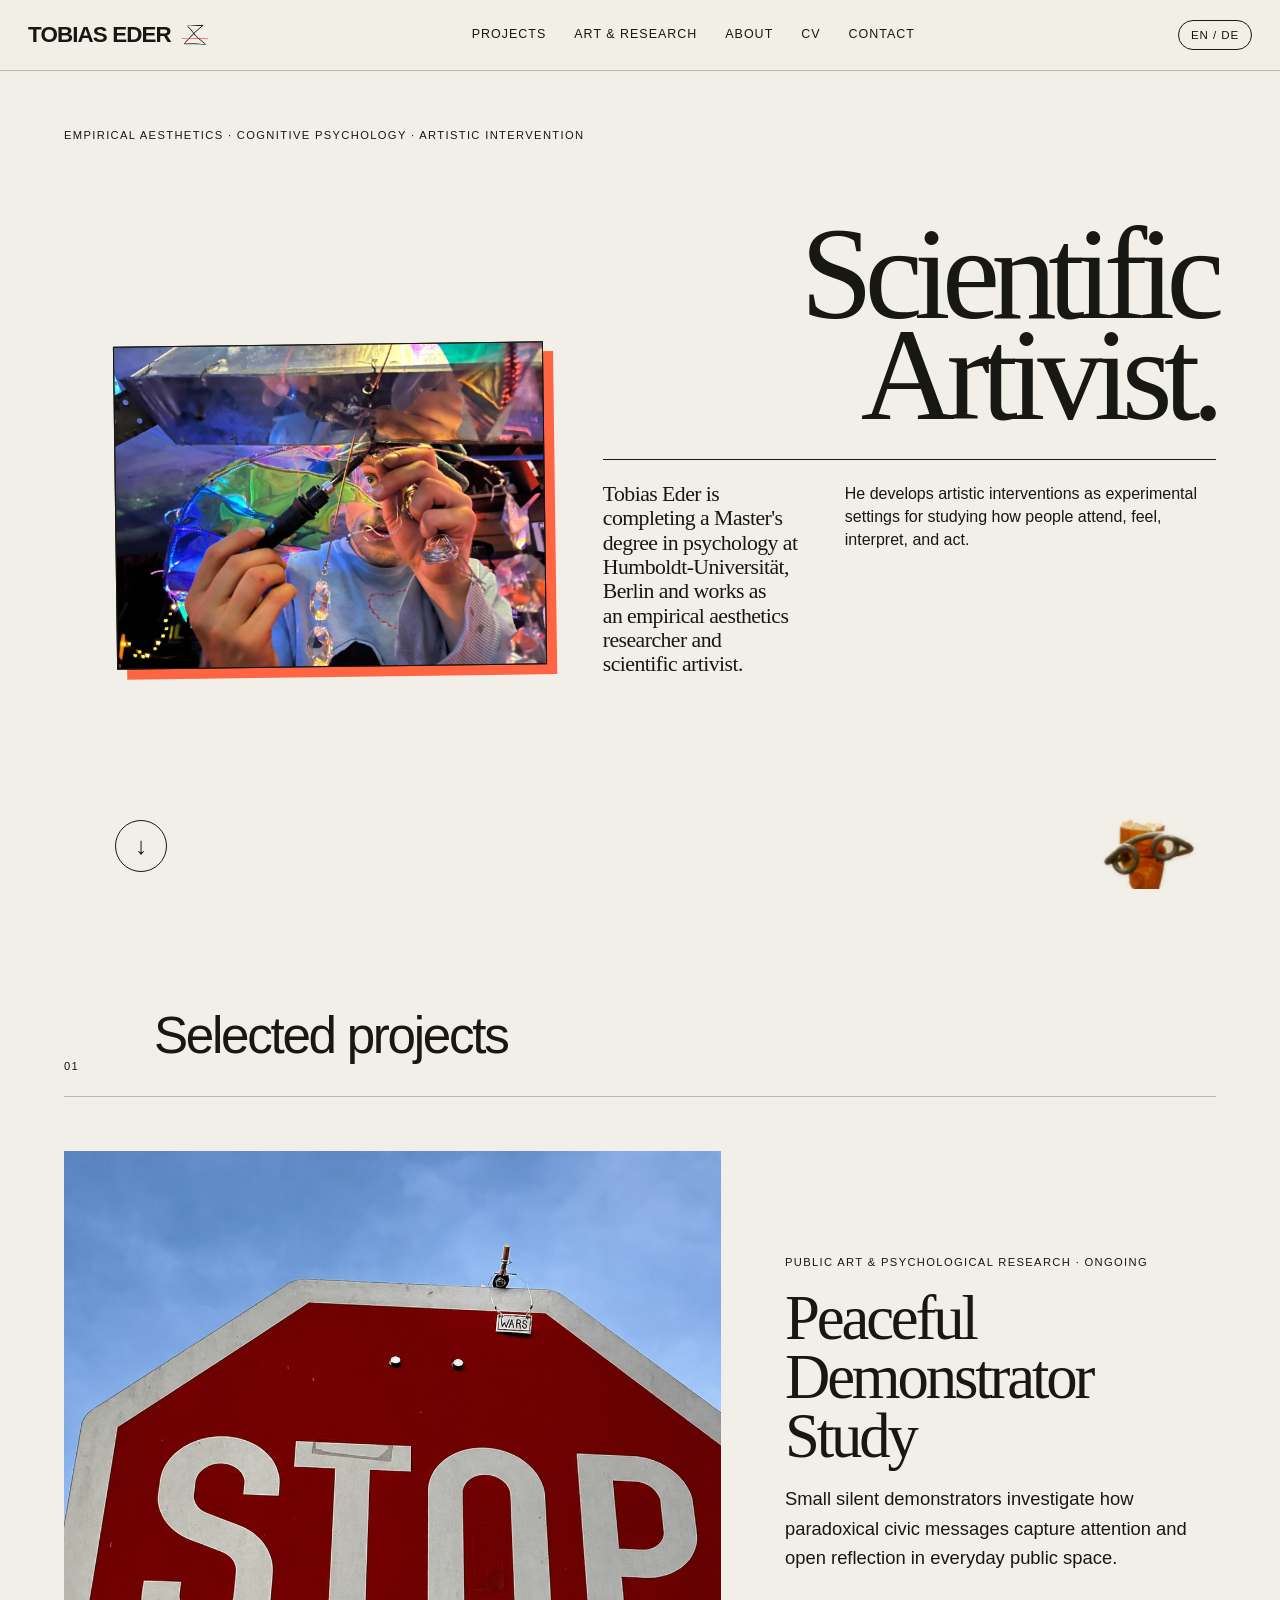
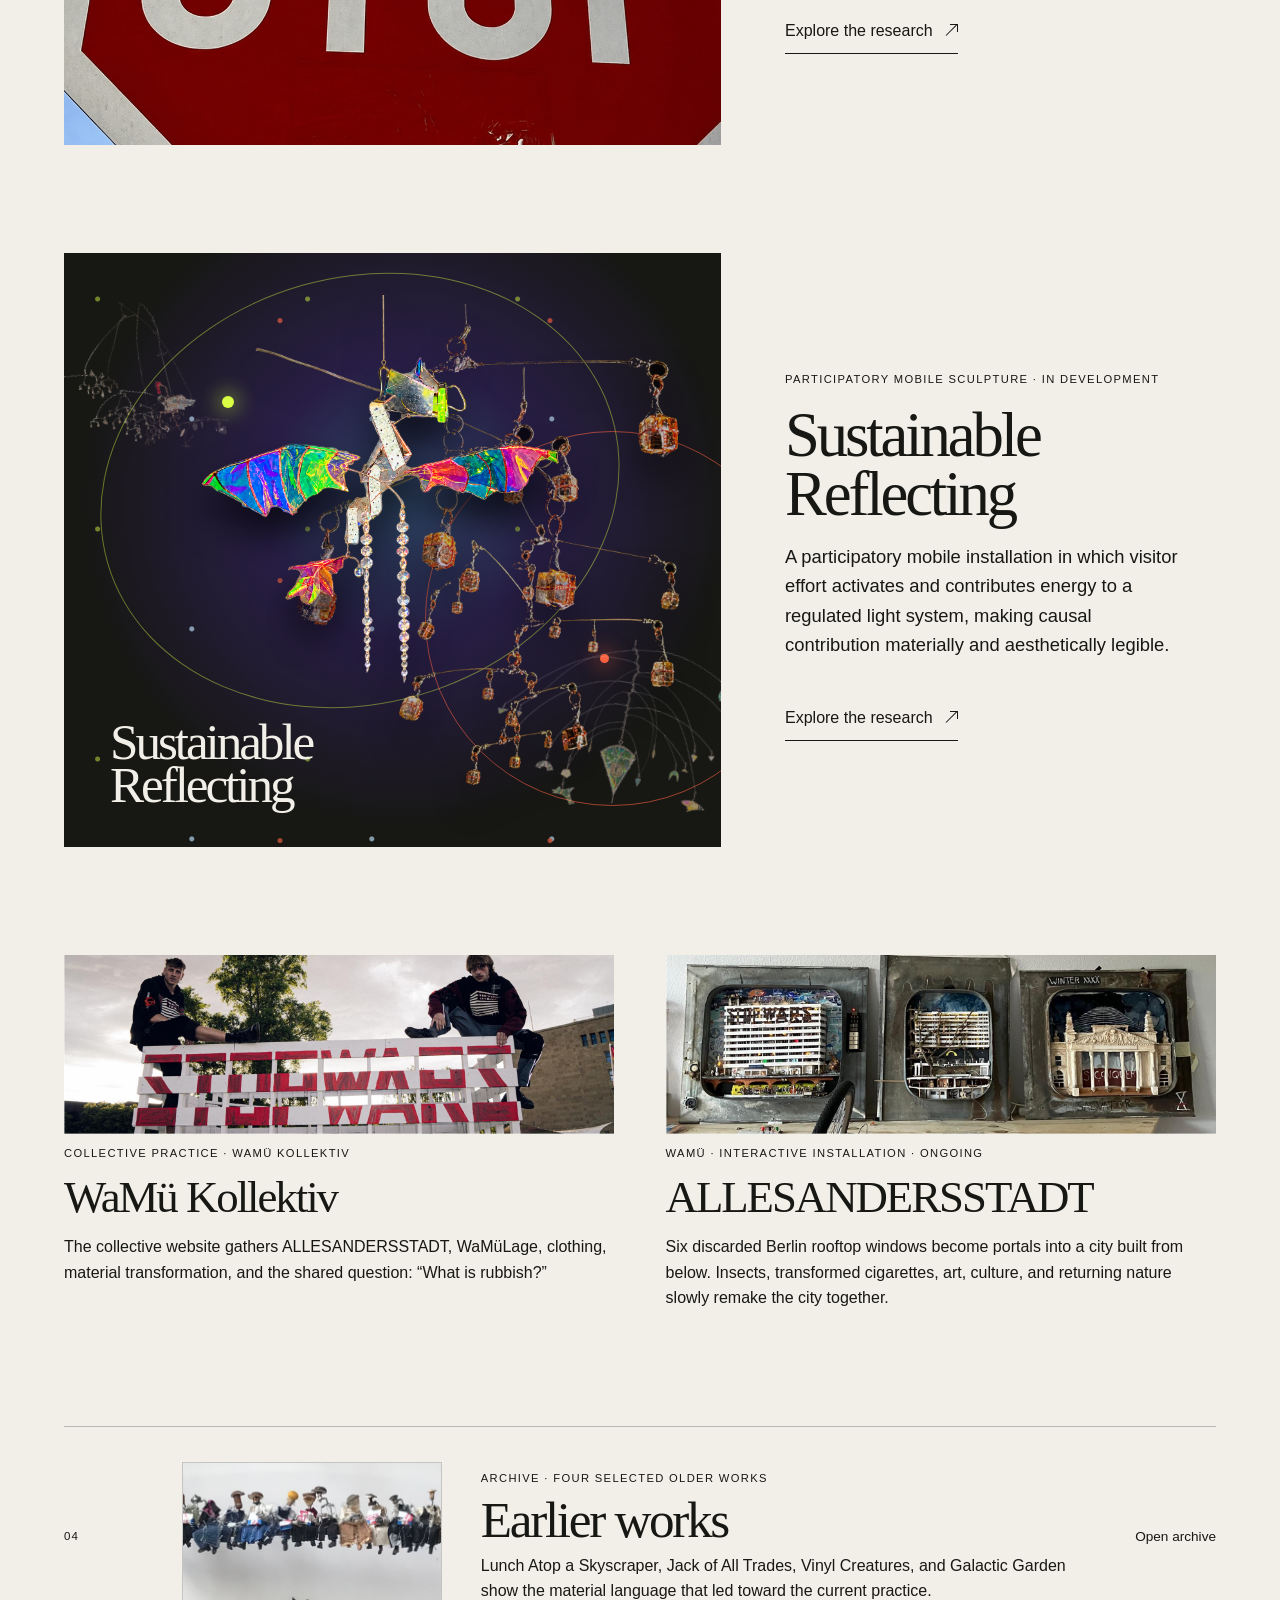
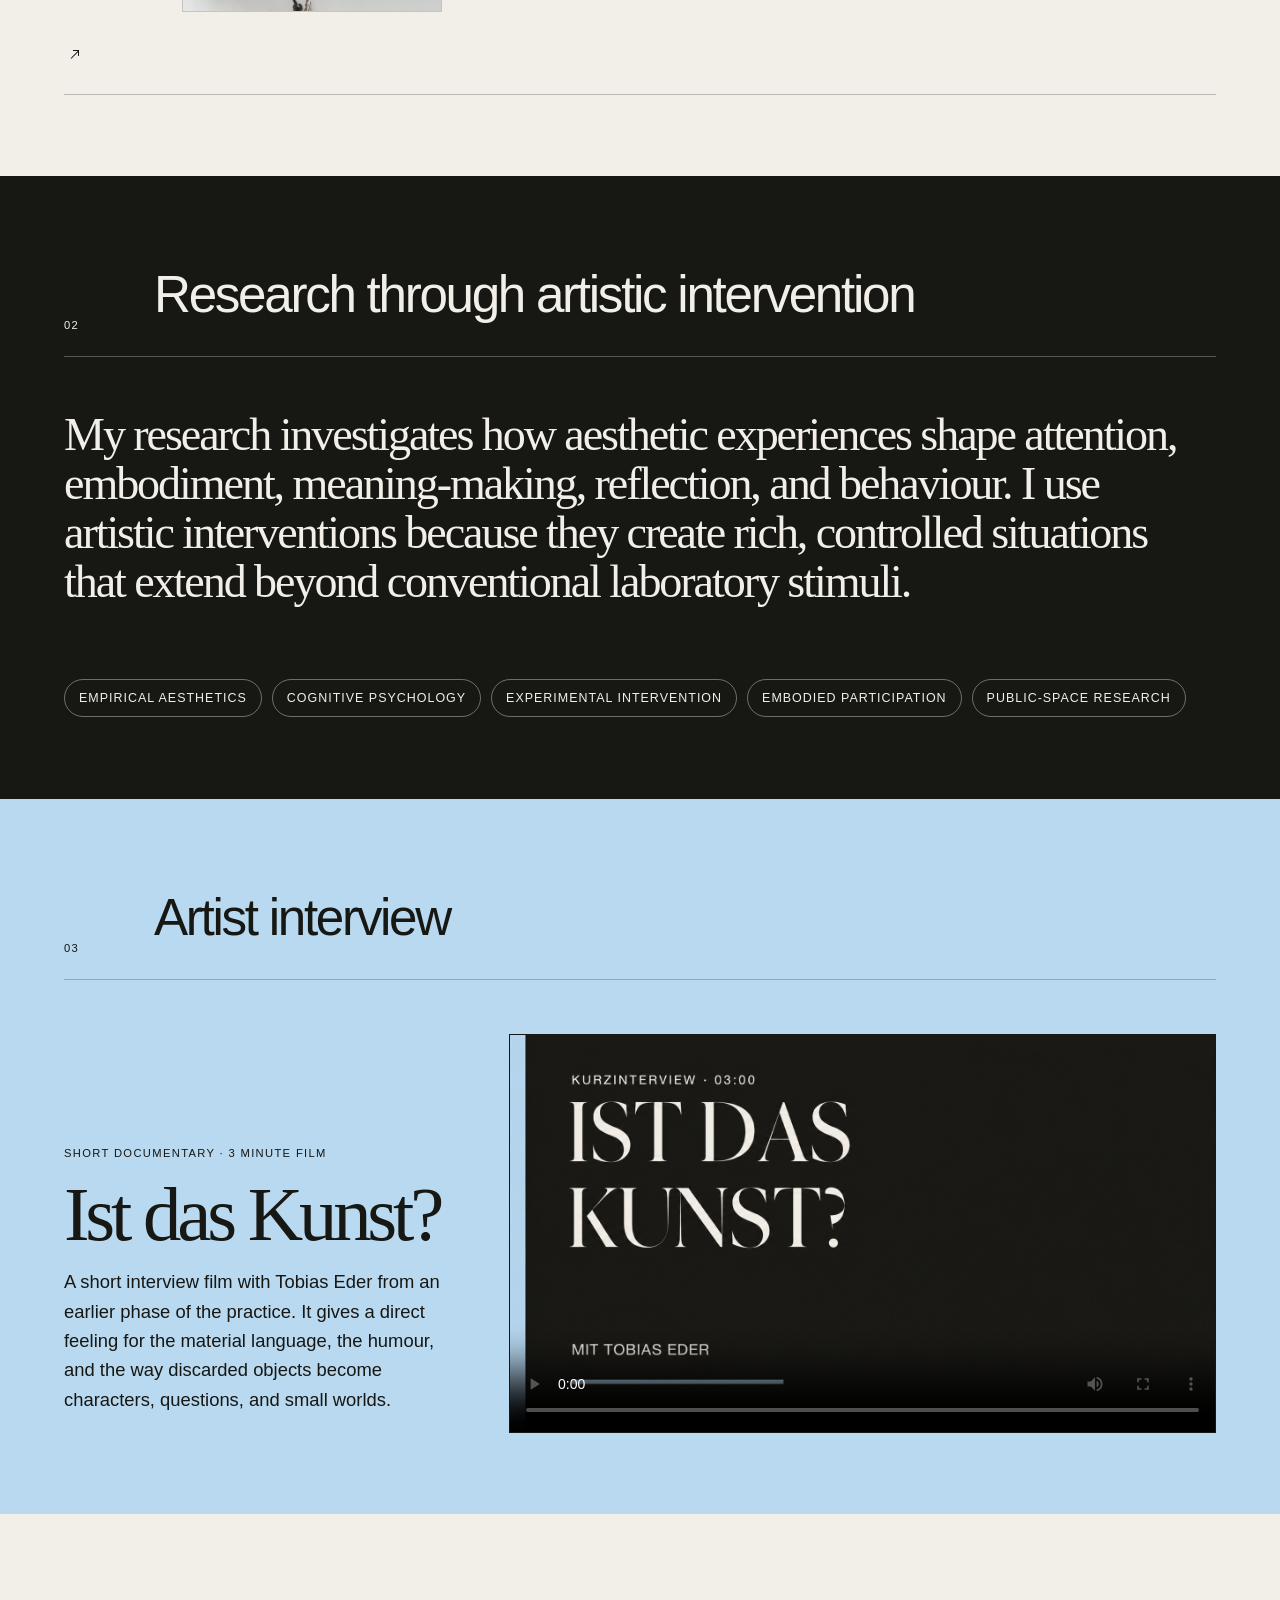
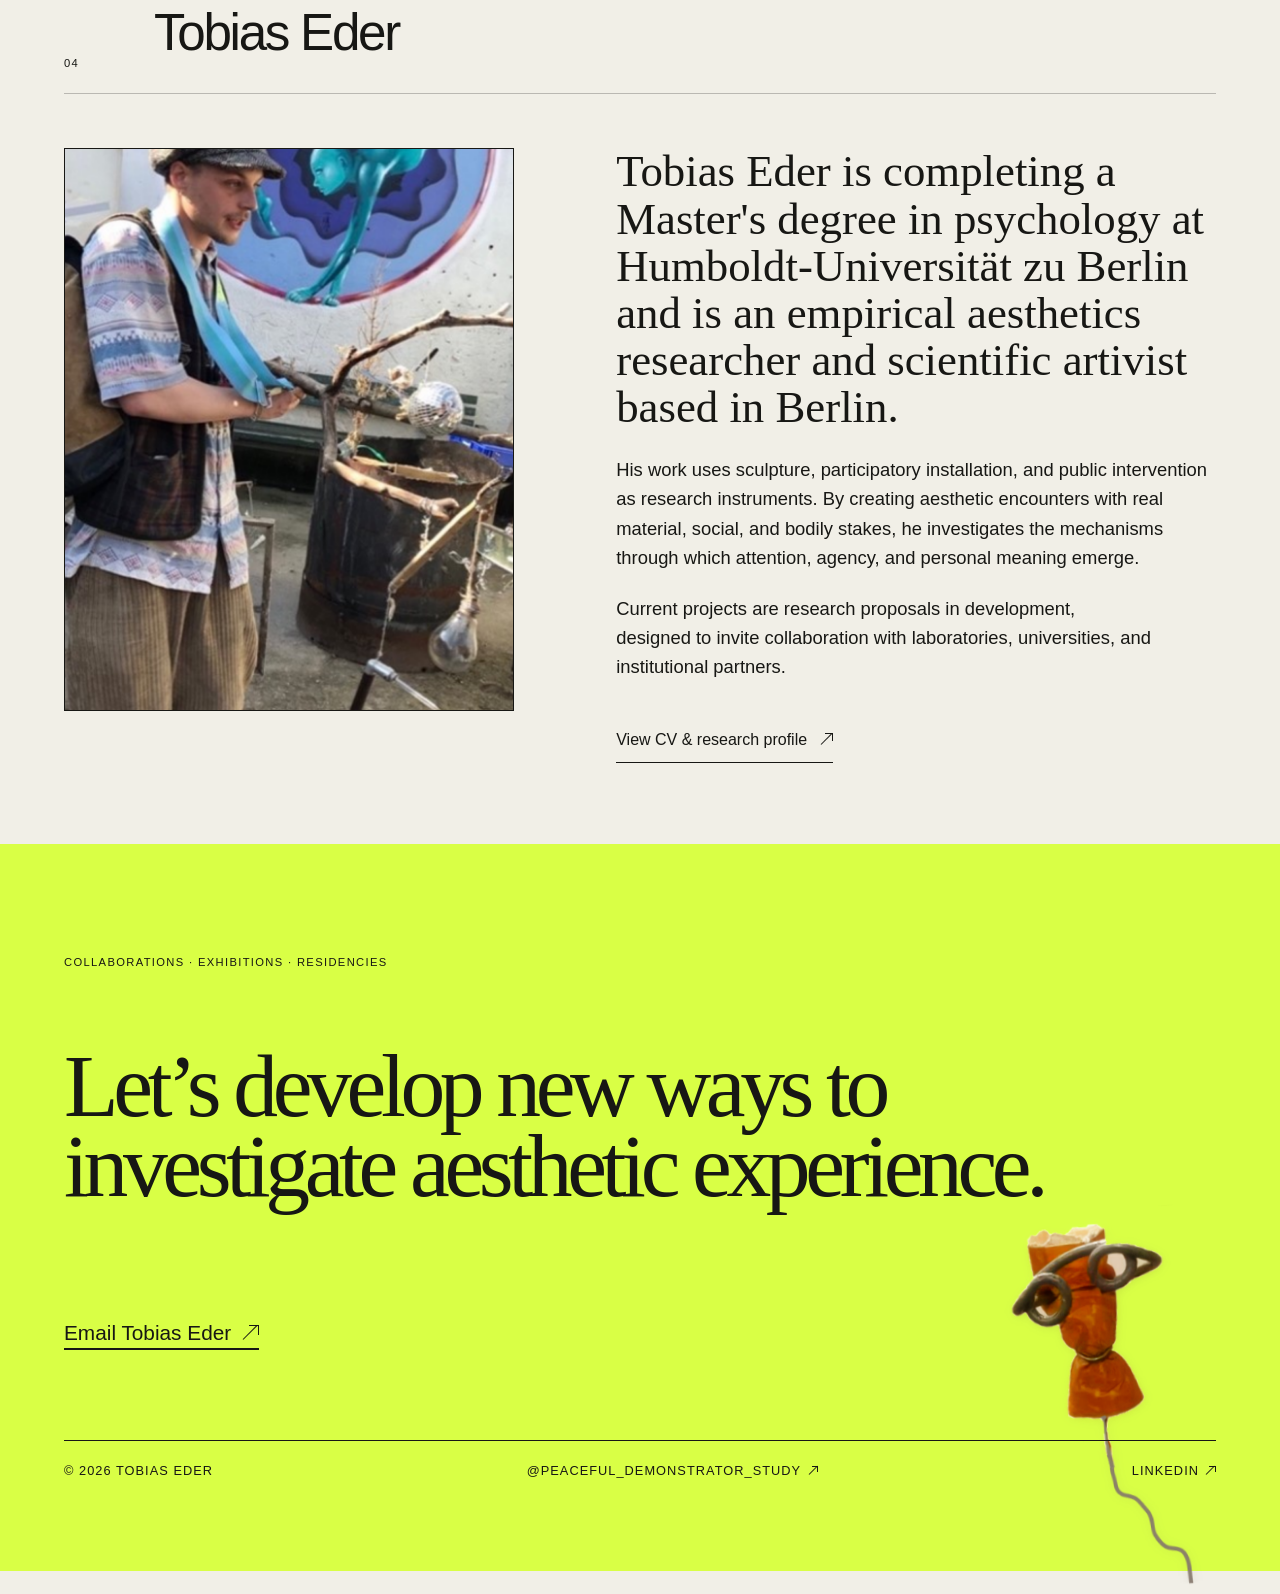
<file: index.html>
<!doctype html>
<html lang="en">
<head>
  <meta charset="utf-8">
  <meta name="viewport" content="width=device-width, initial-scale=1">
  <meta name="description" content="Tobias Eder is completing his Master's degree in psychology at Humboldt-Universität zu Berlin and develops artistic interventions as experimental research paradigms.">
  <title>Tobias Eder · Scientific Artivist</title>
  <link rel="icon" type="image/png" href="assets/brand/tobias-eder-logo.png">
  <link rel="stylesheet" href="styles.css?v=mobile-fix-20260822">
</head>
<body>
  <header class="site-header">
    <a class="wordmark" href="#top" aria-label="Tobias Eder, home">TOBIAS EDER <img class="signature-logo" src="assets/brand/tobias-eder-logo.png" alt="" aria-hidden="true"></a>
    <button class="menu-button" type="button" aria-expanded="false" aria-controls="main-menu">Menu</button>
    <nav id="main-menu" class="main-menu" aria-label="Main navigation">
      <a href="#projects">Projects</a>
      <a href="#practice">Art & Research</a>
      <a href="#about">About</a>
      <a href="cv.html">CV</a>
      <a href="#contact">Contact</a>
    </nav>
  </header>

  <main id="top">
    <section class="hero">
      <p class="eyebrow">Empirical aesthetics · Cognitive psychology · Artistic intervention</p>
      <div class="hero-opener">
        <figure class="hero-profile hero-home-portrait">
          <img src="assets/tobias-eder-home-portrait.jpg" alt="Tobias Eder building an artwork with found materials">
        </figure>
        <div class="hero-title-block">
          <h1>Scientific<br>Artivist.</h1>
          <div class="hero-copy">
            <p>Tobias Eder is completing a Master's degree in psychology at Humboldt-Universität, Berlin and works as an empirical aesthetics researcher and scientific artivist.</p>
            <p>He develops artistic interventions as experimental settings for studying how people attend, feel, interpret, and act.</p>
          </div>
        </div>
      </div>
      <div class="hero-character-peek" aria-hidden="true"><img class="hero-cigarette-head" src="assets/footer-cigarette-head.png" alt=""></div>
      <a class="round-link" href="#projects" aria-label="Explore projects">↓</a>
    </section>

    <section id="projects" class="projects" aria-labelledby="projects-title">
      <div class="section-heading">
        <p class="index">01</p>
        <h2 id="projects-title">Selected projects</h2>
      </div>

      <article class="project project-featured">
        <a class="project-image" href="https://tobiaseder.science/peacefuldemonstratorstudy/">
          <img class="peaceful-teaser-image" src="assets/peaceful-study/stop-wars-home-teaser-lightened.png" alt="Peaceful Demonstrator carrying a Stop wars sign in public space">
        </a>
        <div class="project-copy">
          <p class="project-meta">Public art & psychological research · Ongoing</p>
          <h3><a href="https://tobiaseder.science/peacefuldemonstratorstudy/">Peaceful Demonstrator Study</a></h3>
          <p>Small silent demonstrators investigate how paradoxical civic messages capture attention and open reflection in everyday public space.</p>
          <a class="text-link" href="https://tobiaseder.science/peacefuldemonstratorstudy/">Explore the research <span class="ui-arrow" aria-hidden="true"></span></a>
        </div>
      </article>

      <article class="project project-featured sustainable-featured">
        <a href="/sustainable-reflecting" class="project-image sustainable-title-image" aria-label="View Sustainable Reflecting">
          <span class="sustainable-orbit sustainable-orbit-one"></span><span class="sustainable-orbit sustainable-orbit-two"></span><span class="sustainable-star sustainable-star-one"></span><span class="sustainable-star sustainable-star-two"></span>
          <img class="sustainable-mobile-main" src="assets/sustainable-reflecting/title-mirror-detail.png" alt="Hanging mobile sculpture made of reclaimed materials">
          <img class="sustainable-dragon" src="assets/sustainable-reflecting/dragon-transparent.png" alt="Colourful dragon sculpture flying around the mobile universes">
          <img class="sustainable-fragment sustainable-fragment-cd" src="assets/sustainable-reflecting/title-cd-closeup.png" alt="">
          <img class="sustainable-fragment sustainable-fragment-mirror" src="assets/sustainable-reflecting/title-mirror-galaxy.png" alt="">
          <strong>Sustainable<br>Reflecting</strong>
        </a>
        <div class="project-copy">
          <p class="project-meta">Participatory mobile sculpture · In development</p>
          <h3><a href="/sustainable-reflecting">Sustainable Reflecting</a></h3>
          <p>A participatory mobile installation in which visitor effort activates and contributes energy to a regulated light system, making causal contribution materially and aesthetically legible.</p>
          <a class="text-link" href="/sustainable-reflecting">Explore the research <span class="ui-arrow" aria-hidden="true"></span></a>
        </div>
      </article>

      <div class="project-grid project-grid-collective">
        <article class="project-card">
          <a href="https://wamue.art/" class="card-image title-card-image" target="_blank" rel="noopener">
            <img src="assets/wamue-kollektiv-preview.jpg" alt="WaMü Kollektiv sitting above a handmade WaMü artwork">
          </a>
          <p class="project-meta">Collective practice · WaMü Kollektiv</p>
          <h3><a href="https://wamue.art/" target="_blank" rel="noopener">WaMü Kollektiv</a></h3>
          <p>The collective website gathers ALLESANDERSSTADT, WaMüLage, clothing, material transformation, and the shared question: “What is rubbish?”</p>
        </article>

        <article class="project-card">
          <a href="https://wamue.art/allesandersstadt.html" class="card-image title-card-image" target="_blank" rel="noopener">
            <img src="assets/allesandersstadt-three-windows.jpg" alt="Three ALLESANDERSSTADT rooftop window artworks shown together">
          </a>
          <p class="project-meta">WaMü · Interactive installation · Ongoing</p>
          <h3><a href="https://wamue.art/allesandersstadt.html" target="_blank" rel="noopener">ALLESANDERSSTADT</a></h3>
          <p>Six discarded Berlin rooftop windows become portals into a city built from below. Insects, transformed cigarettes, art, culture, and returning nature slowly remake the city together.</p>
        </article>
      </div>

      <a id="older-works" class="archive-entry archive-entry-with-image" href="older-works.html"><span>04</span><img src="assets/older-works/lunch-atop-a-skyscraper-figures-closeup.png" alt="Close up of miniature figures from Lunch Atop a Skyscraper"><div><p class="project-meta">Archive · Four selected older works</p><h3>Earlier works</h3><p>Lunch Atop a Skyscraper, Jack of All Trades, Vinyl Creatures, and Galactic Garden show the material language that led toward the current practice.</p></div><strong>Open archive ↗</strong></a>
    </section>

    <section id="practice" class="manifesto">
      <div class="section-heading inverse">
        <p class="index">02</p>
        <h2>Research through artistic intervention</h2>
      </div>
      <p class="manifesto-text">My research investigates how aesthetic experiences shape attention, embodiment, meaning-making, reflection, and behaviour. I use artistic interventions because they create rich, controlled situations that extend beyond conventional laboratory stimuli.</p>
      <div class="practice-tags" aria-label="Fields of practice">
        <span>Empirical aesthetics</span><span>Cognitive psychology</span><span>Experimental intervention</span><span>Embodied participation</span><span>Public-space research</span>
      </div>
    </section>

    <section id="artist-interview" class="media-feature" aria-labelledby="media-title">
      <div class="section-heading">
        <p class="index">03</p>
        <h2 id="media-title">Artist interview</h2>
      </div>
      <div class="media-grid">
        <div>
          <p class="project-meta">Short documentary · 3 minute film</p>
          <h3>Ist das Kunst?</h3>
          <p>A short interview film with Tobias Eder from an earlier phase of the practice. It gives a direct feeling for the material language, the humour, and the way discarded objects become characters, questions, and small worlds.</p>
        </div>
        <video class="artist-video" controls preload="metadata" poster="assets/video/ist-das-kunst-tobias-eder-poster.jpg">
          <source src="https://github.com/1MeisterEder/1MeisterEder.github.io/releases/download/media-v1/ist-das-kunst-tobias-eder.mp4" type="video/mp4">
          <track src="assets/video/ist-das-kunst-tobias-eder.en.vtt" kind="subtitles" srclang="en" label="English" default>
          Your browser does not support the video tag.
        </video>
      </div>
    </section>

    <section id="about" class="about">
      <div class="section-heading">
        <p class="index">04</p>
        <h2>Tobias Eder</h2>
      </div>
      <div class="about-grid">
        <figure class="profile-photo">
          <img src="assets/tobias-eder-profile.png" alt="Tobias Eder working with found materials">
        </figure>
        <div>
          <p class="lead">Tobias Eder is completing a Master's degree in psychology at Humboldt-Universität zu Berlin and is an empirical aesthetics researcher and scientific artivist based in Berlin.</p>
          <p>His work uses sculpture, participatory installation, and public intervention as research instruments. By creating aesthetic encounters with real material, social, and bodily stakes, he investigates the mechanisms through which attention, agency, and personal meaning emerge.</p>
          <p>Current projects are research proposals in development, designed to invite collaboration with laboratories, universities, and institutional partners.</p>
          <a class="text-link" href="cv.html">View CV & research profile <span class="ui-arrow" aria-hidden="true"></span></a>
        </div>
      </div>
    </section>
  </main>

  <footer id="contact" class="footer">
    <img class="footer-character" src="assets/footer-cigarette-head.png" alt="" aria-hidden="true">
    <p class="eyebrow">Collaborations · Exhibitions · Residencies</p>
    <h2>Let’s develop new ways to investigate aesthetic experience.</h2>
    <a class="contact-link" href="mailto:hello@tobiaseder.science">Email Tobias Eder ↗</a>
    <div class="footer-bottom"><span>© <span id="year"></span> Tobias Eder</span><a href="https://www.instagram.com/peaceful_demonstrator_study/" target="_blank" rel="noopener">@peaceful_demonstrator_study ↗</a><a href="https://www.linkedin.com/in/tobias-eder-research-art" target="_blank" rel="noopener">LinkedIn ↗</a></div>
  </footer>

  <script src="script.js"></script>
  <script src="tobias-i18n.js"></script>
  <script src="site-motion.js"></script>
</body>
</html>
</file>
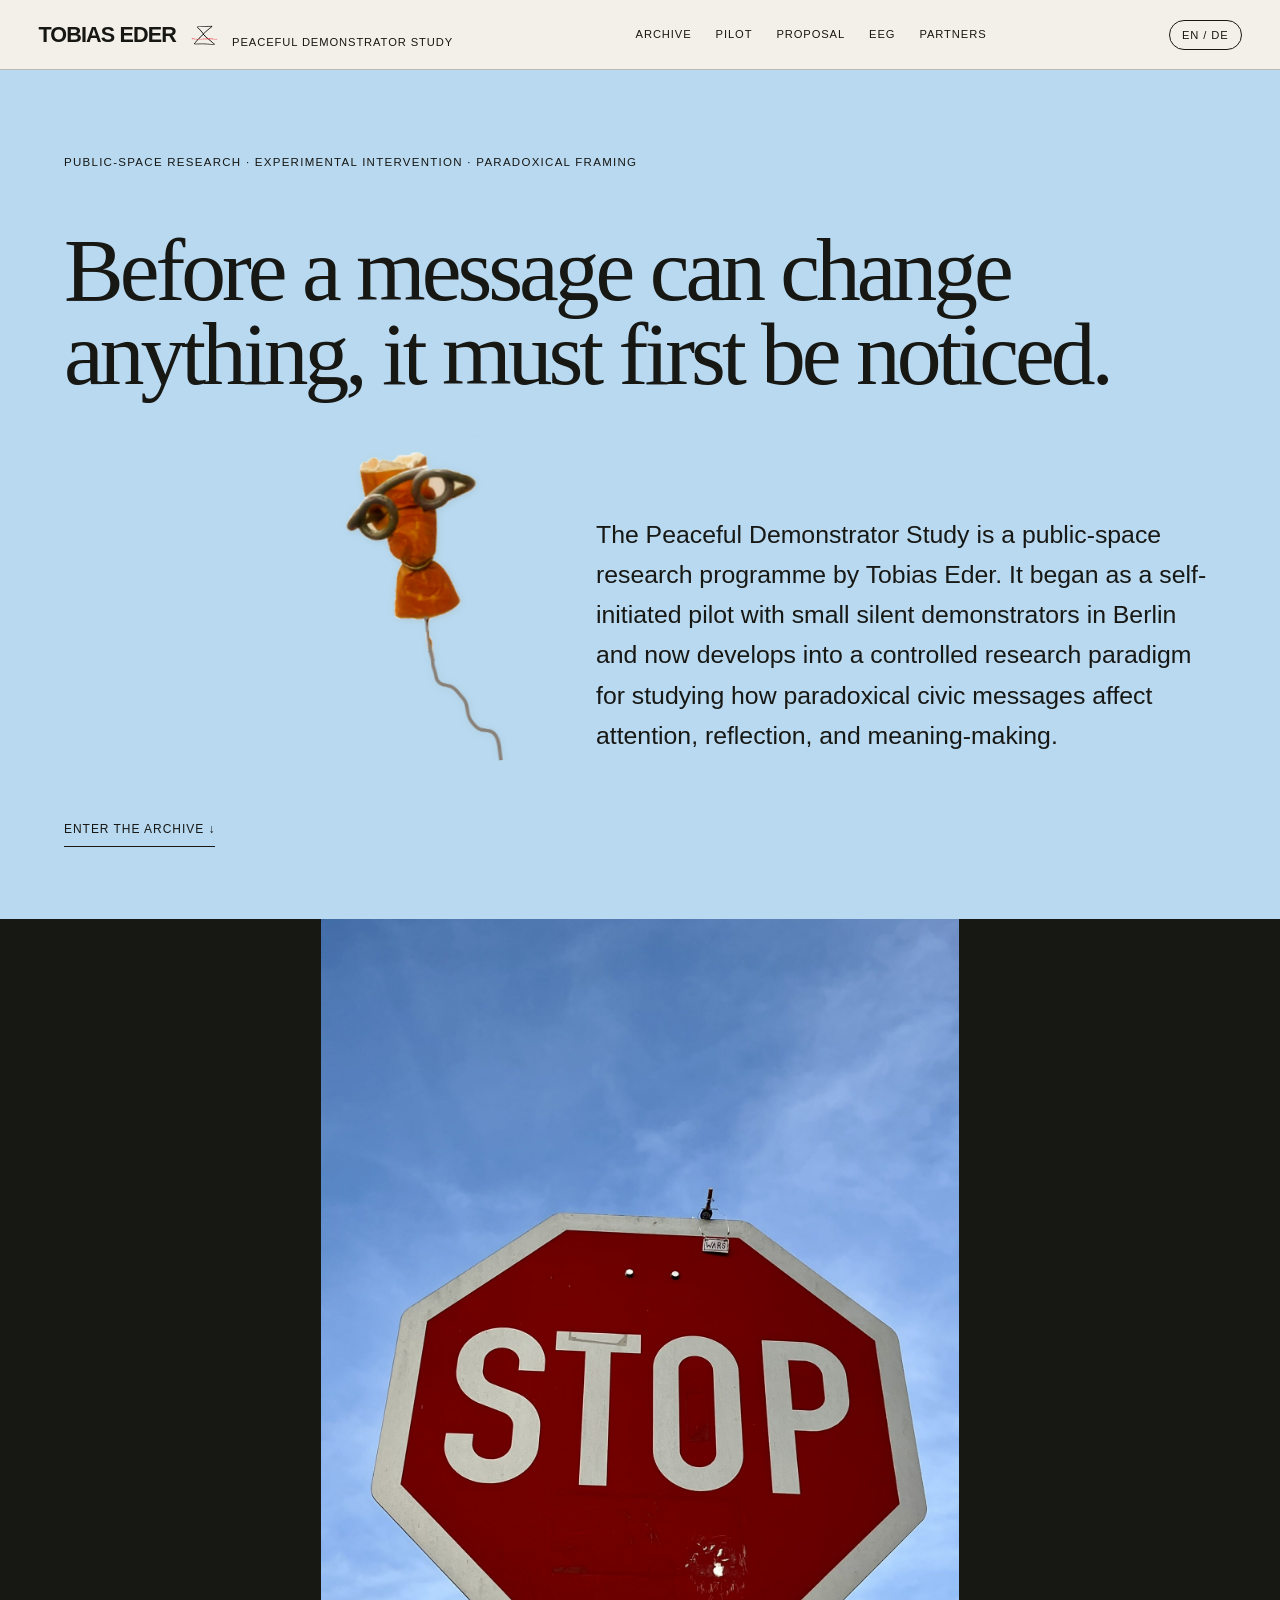
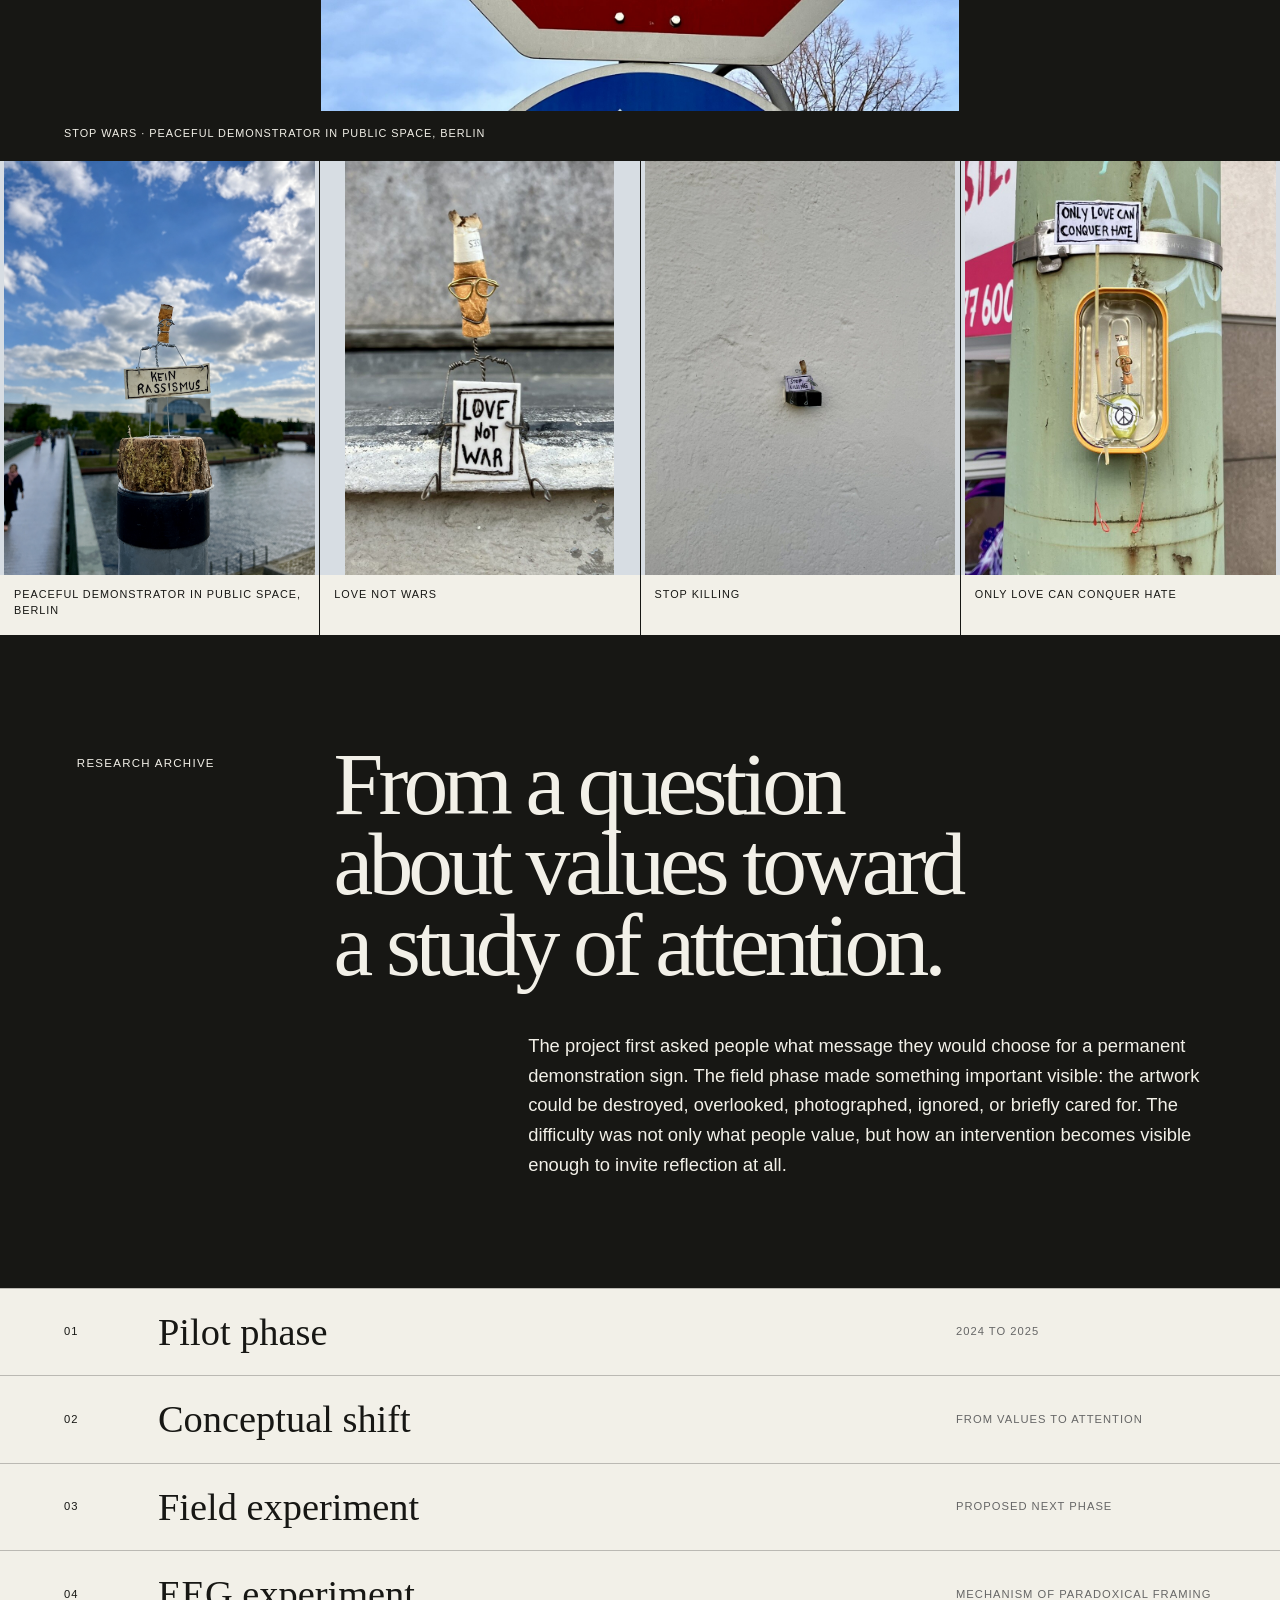
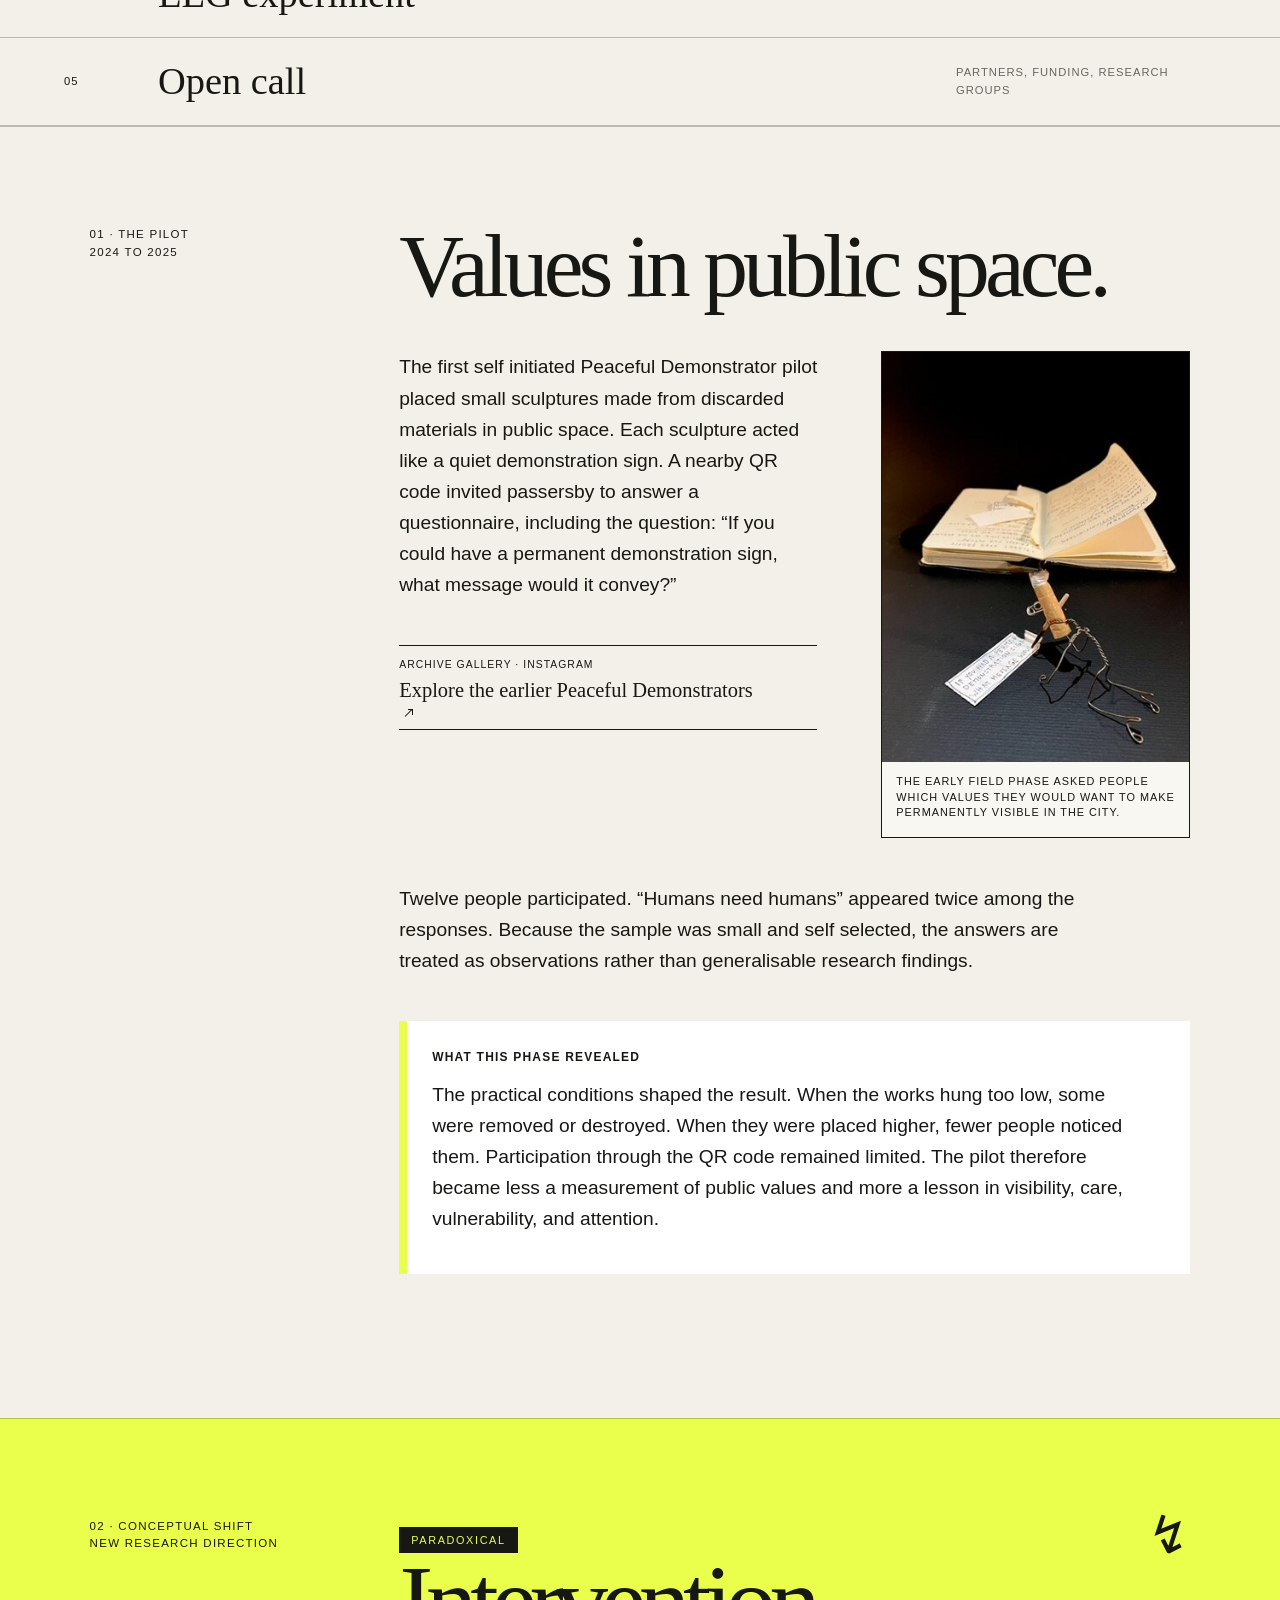
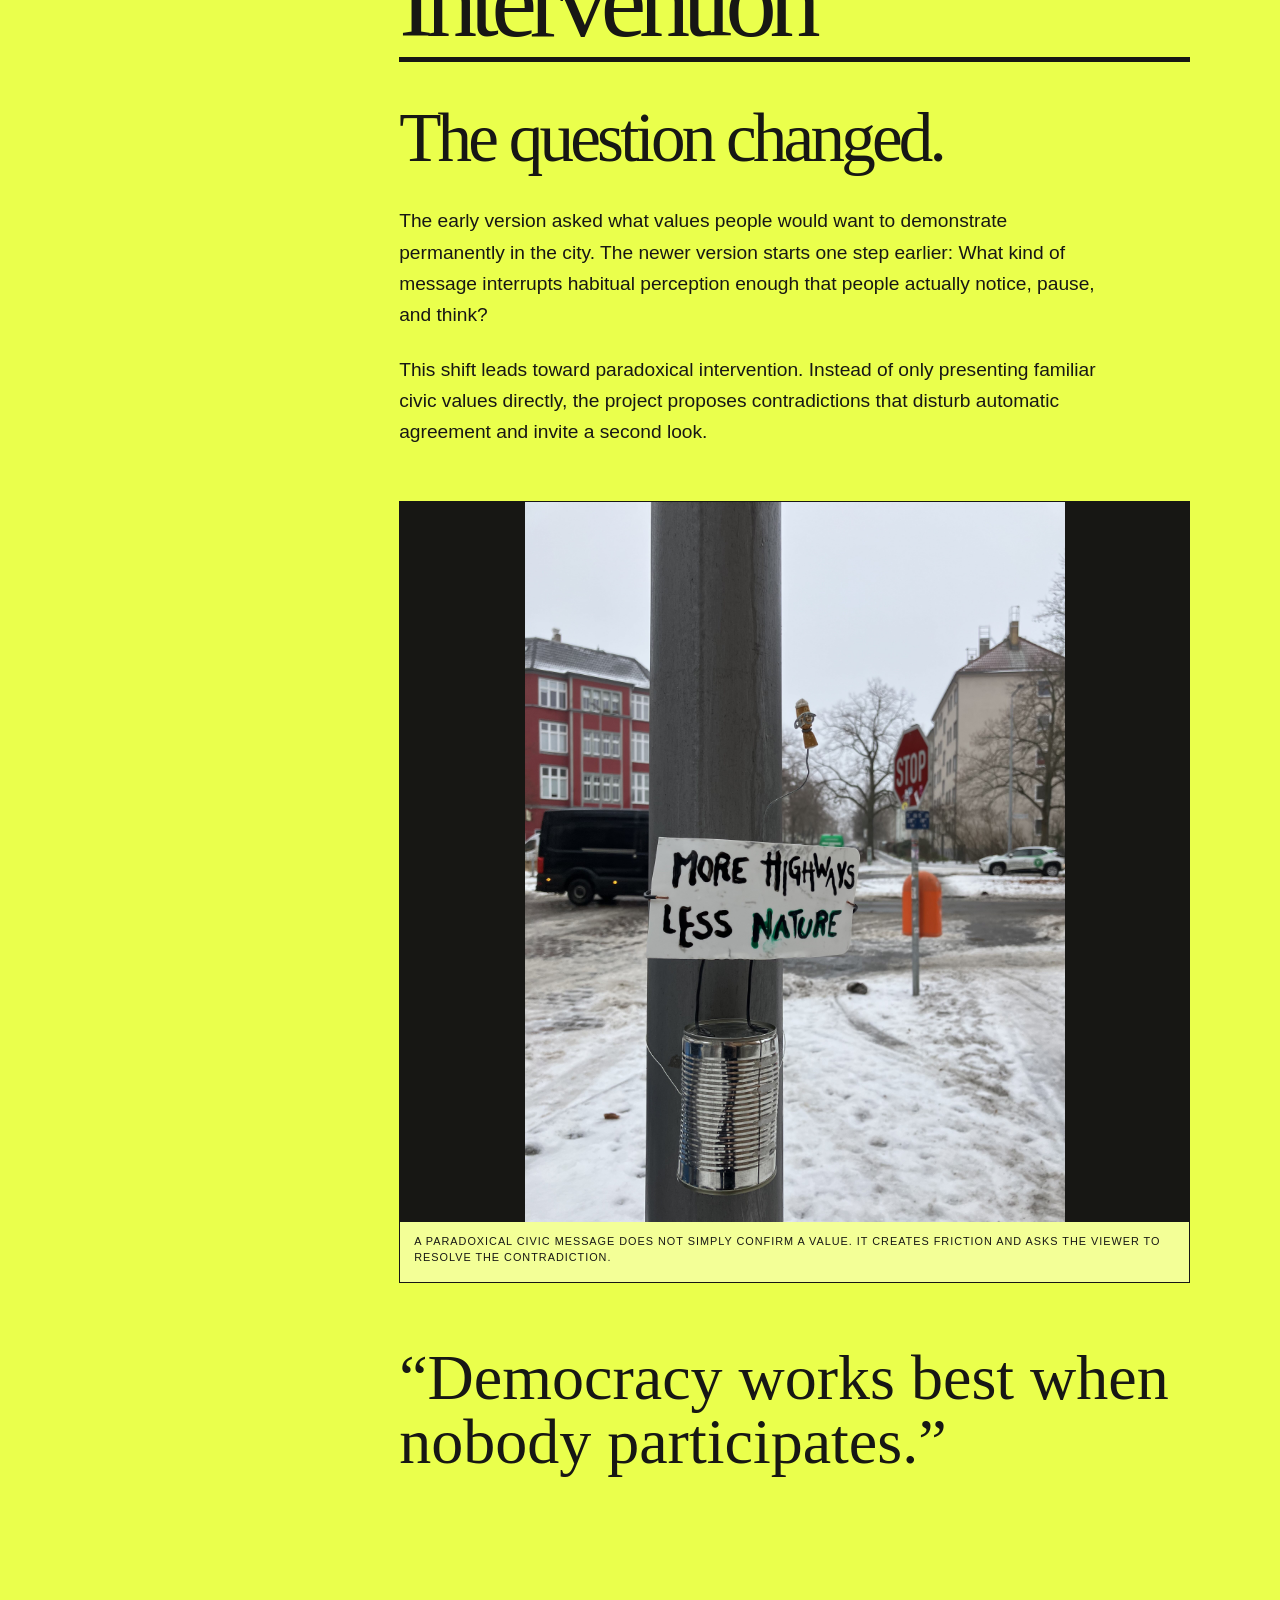
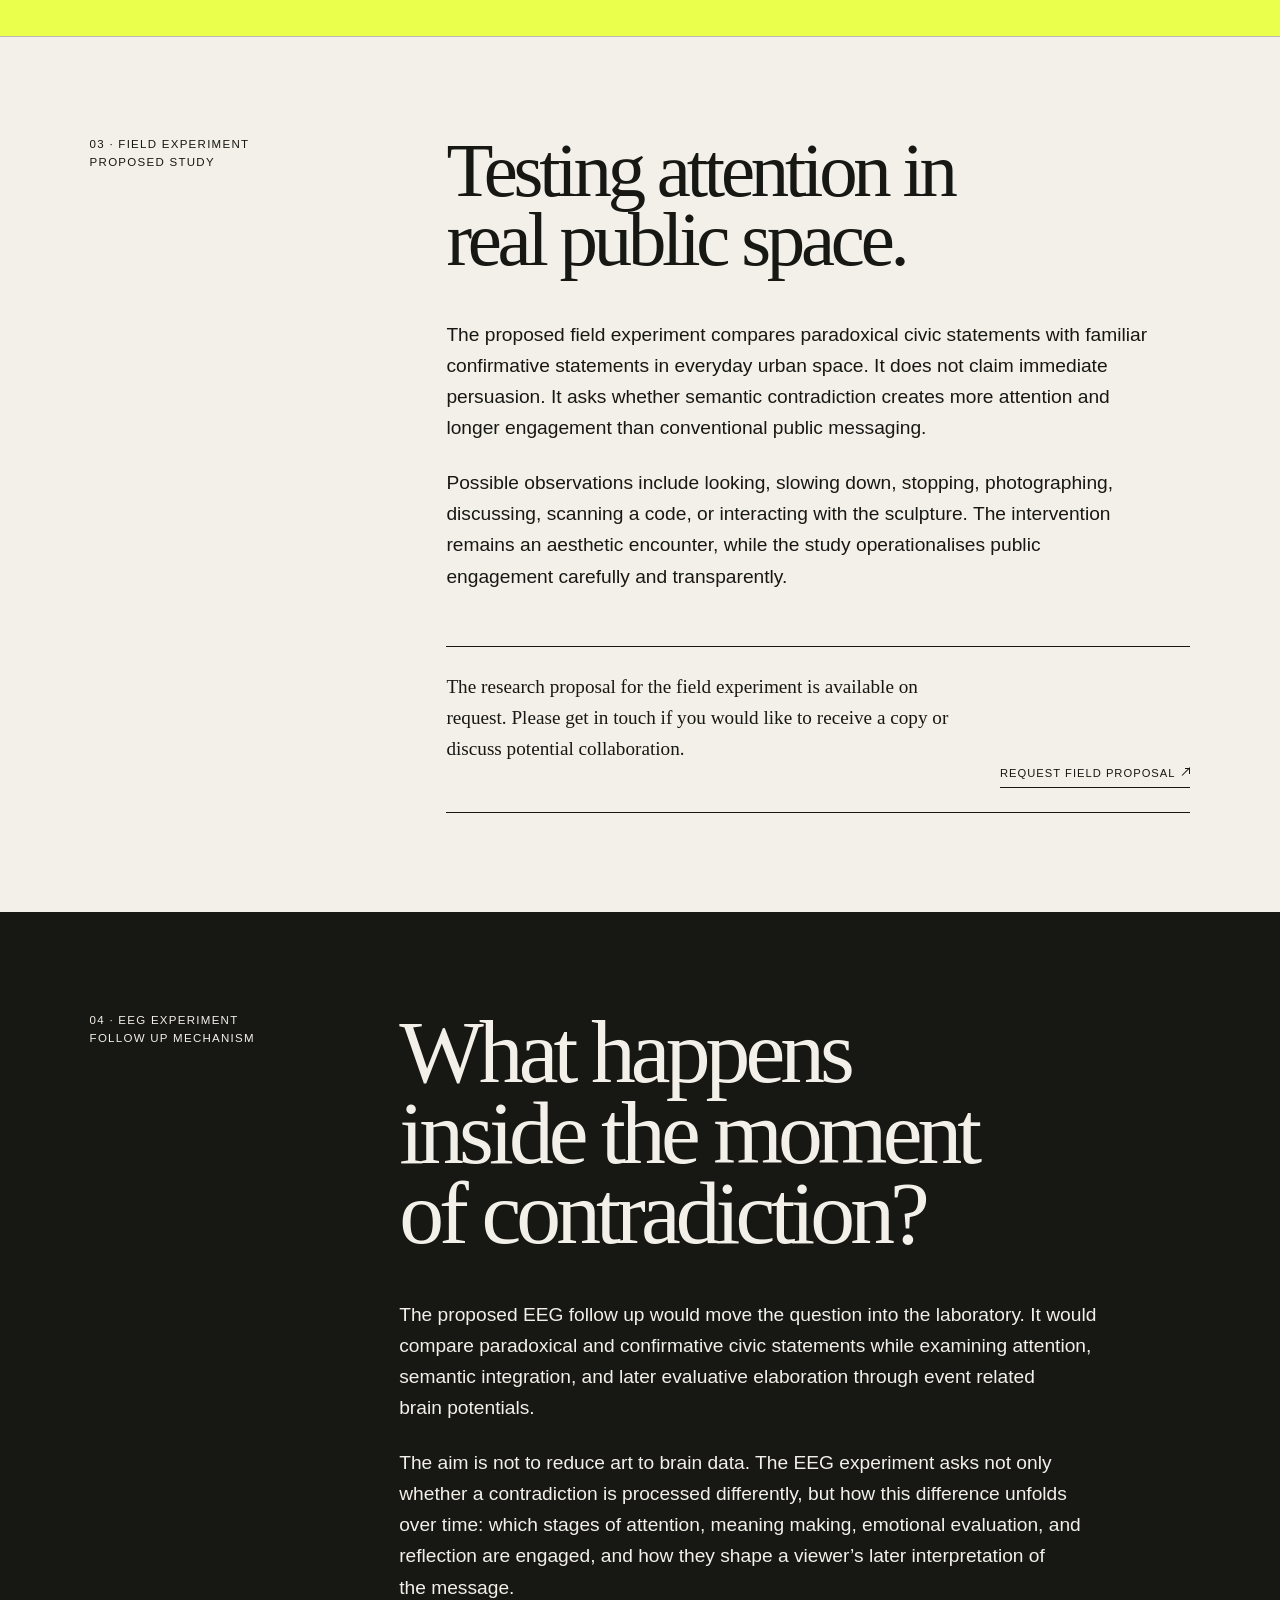
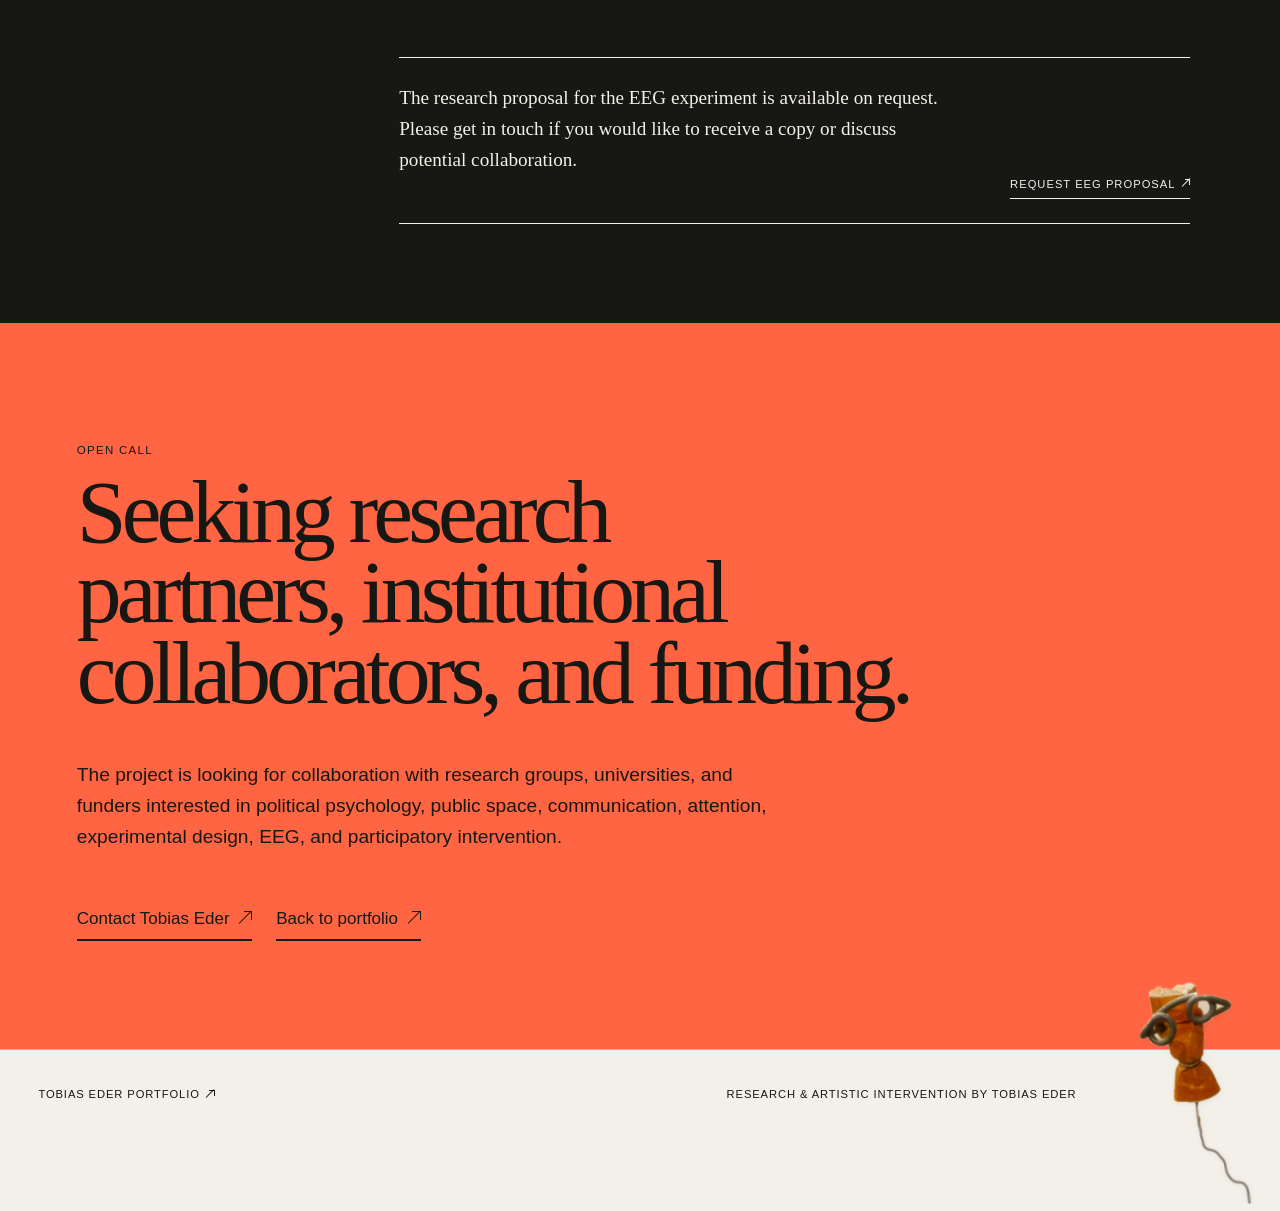
<file: peaceful-study/index.html>
<!doctype html>
<html lang="en">
<head>
  <meta charset="utf-8">
  <meta name="viewport" content="width=device-width,initial-scale=1">
  <title>Peaceful Demonstrator Study · Tobias Eder</title>
  <link rel="icon" type="image/png" href="../assets/brand/tobias-eder-logo.png">
  <link rel="stylesheet" href="study.css">
  <style>header .signature-logo{width:28px;height:28px;object-fit:contain;align-self:center;flex:0 0 auto}</style>
</head>
<body>
  <header>
    <a href="../index.html"><b>TOBIAS EDER</b><img class="signature-logo" src="../assets/brand/tobias-eder-logo.png" alt="" aria-hidden="true"><span>Peaceful Demonstrator Study</span></a>
    <nav>
      <a href="#archive">Archive</a>
      <a href="#pilot">Pilot</a>
      <a href="#proposal">Proposal</a>
      <a href="#eeg">EEG</a>
      <a href="#partners">Partners</a>
    </nav>
  </header>

  <main>
    <section class="study-hero">
      <p>Public-space research · Experimental intervention · Paradoxical framing</p>
      <h1>Before a message can change anything, it must first be noticed.</h1>
      <div class="hero-bottom">
        <img class="hero-character" src="../assets/footer-cigarette-head.png" alt="" aria-hidden="true">
        <p>The Peaceful Demonstrator Study is a public-space research programme by Tobias Eder. It began as a self-initiated pilot with small silent demonstrators in Berlin and now develops into a controlled research paradigm for studying how paradoxical civic messages affect attention, reflection, and meaning-making.</p>
        <a href="#archive">Enter the archive ↓</a>
      </div>
    </section>

    <figure class="study-image">
      <img src="../assets/peaceful-study/safe/stop-wars.jpg" alt="Peaceful Demonstrator carrying the message Stop wars in public space">
      <figcaption>Stop wars · Peaceful Demonstrator in public space, Berlin</figcaption>
    </figure>

    <section class="demonstrator-strip" aria-label="Peaceful Demonstrator image archive">
      <figure>
        <img src="../assets/peaceful-study/safe/peaceful-demonstrator-lightened.png" alt="Small Peaceful Demonstrator sculpture holding a civic sign in public space">
        <figcaption>Peaceful Demonstrator in public space, Berlin</figcaption>
      </figure>
      <figure>
        <img src="../assets/peaceful-study/safe/love-not-wars.jpg" alt="Peaceful Demonstrator carrying the message Love not wars">
        <figcaption>Love not wars</figcaption>
      </figure>
      <figure>
        <img src="../assets/peaceful-study/safe/stop-killing.jpg" alt="Peaceful Demonstrator carrying the message Stop killing">
        <figcaption>Stop killing</figcaption>
      </figure>
      <figure>
        <img src="../assets/peaceful-study/safe/only-love-can-conquer-hate.jpg" alt="Peaceful Demonstrator carrying the message Only love can conquer hate">
        <figcaption>Only love can conquer hate</figcaption>
      </figure>
    </section>

    <section id="archive" class="archive-intro">
      <p>Research archive</p>
      <h2>From a question about values toward a study of attention.</h2>
      <p>The project first asked people what message they would choose for a permanent demonstration sign. The field phase made something important visible: the artwork could be destroyed, overlooked, photographed, ignored, or briefly cared for. The difficulty was not only what people value, but how an intervention becomes visible enough to invite reflection at all.</p>
    </section>

    <nav class="study-index" aria-label="Peaceful Demonstrator Study chapters">
      <a href="#pilot"><span>01</span><strong>Pilot phase</strong><em>2024 to 2025</em></a>
      <a href="#shift"><span>02</span><strong>Conceptual shift</strong><em>From values to attention</em></a>
      <a href="#proposal"><span>03</span><strong>Field experiment</strong><em>Proposed next phase</em></a>
      <a href="#eeg"><span>04</span><strong>EEG experiment</strong><em>Mechanism of paradoxical framing</em></a>
      <a href="#partners"><span>05</span><strong>Open call</strong><em>Partners, funding, research groups</em></a>
    </nav>

    <section id="pilot" class="chapter">
      <aside>01 · The pilot<br>2024 to 2025</aside>
      <div>
        <h2>Values in public space.</h2>
        <div class="pilot-intro">
          <div class="pilot-copy">
            <p>The first self initiated Peaceful Demonstrator pilot placed small sculptures made from discarded materials in public space. Each sculpture acted like a quiet demonstration sign. A nearby QR code invited passersby to answer a questionnaire, including the question: “If you could have a permanent demonstration sign, what message would it convey?”</p>
            <a class="pilot-instagram" href="https://www.instagram.com/peaceful_demonstrator_study/" target="_blank" rel="noopener">
              <span>Archive gallery · Instagram</span>
              Explore the earlier Peaceful Demonstrators <b aria-hidden="true">↗</b>
            </a>
          </div>
          <figure class="chapter-image chapter-image-small">
            <img src="../assets/peaceful-study/safe/asking-for-values.jpg" alt="Peaceful Demonstrator asking for values in public space">
            <figcaption>The early field phase asked people which values they would want to make permanently visible in the city.</figcaption>
          </figure>
        </div>
        <p>Twelve people participated. “Humans need humans” appeared twice among the responses. Because the sample was small and self selected, the answers are treated as observations rather than generalisable research findings.</p>
        <div class="learning">
          <h3>What this phase revealed</h3>
          <p>The practical conditions shaped the result. When the works hung too low, some were removed or destroyed. When they were placed higher, fewer people noticed them. Participation through the QR code remained limited. The pilot therefore became less a measurement of public values and more a lesson in visibility, care, vulnerability, and attention.</p>
        </div>
      </div>
    </section>

    <section id="shift" class="chapter accent">
      <aside>02 · Conceptual shift<br>New research direction</aside>
      <div>
        <div class="paradox-heading" aria-label="Paradoxical intervention">
          <span class="paradox-label">Paradoxical</span>
          <span class="paradox-spark" aria-hidden="true">↯</span>
          <strong>Intervention</strong>
        </div>
        <h2>The question changed.</h2>
        <p>The early version asked what values people would want to demonstrate permanently in the city. The newer version starts one step earlier: What kind of message interrupts habitual perception enough that people actually notice, pause, and think?</p>
        <p>This shift leads toward paradoxical intervention. Instead of only presenting familiar civic values directly, the project proposes contradictions that disturb automatic agreement and invite a second look.</p>
        <figure class="chapter-image">
          <img src="../assets/peaceful-study/safe/paradox-more-highways-less-nature.jpg" alt="Peaceful Demonstrator carrying the paradoxical message More highways less nature">
          <figcaption>A paradoxical civic message does not simply confirm a value. It creates friction and asks the viewer to resolve the contradiction.</figcaption>
        </figure>
        <blockquote>“Democracy works best when nobody participates.”</blockquote>
      </div>
    </section>

    <section id="proposal" class="chapter">
      <aside>03 · Field experiment<br>Proposed study</aside>
      <div>
        <h2>Testing attention in real public space.</h2>
        <p>The proposed field experiment compares paradoxical civic statements with familiar confirmative statements in everyday urban space. It does not claim immediate persuasion. It asks whether semantic contradiction creates more attention and longer engagement than conventional public messaging.</p>
        <p>Possible observations include looking, slowing down, stopping, photographing, discussing, scanning a code, or interacting with the sculpture. The intervention remains an aesthetic encounter, while the study operationalises public engagement carefully and transparently.</p>
        <div class="proposal-note">
          <p>The research proposal for the field experiment is available on request. Please get in touch if you would like to receive a copy or discuss potential collaboration.</p>
          <a href="mailto:hello@tobiaseder.science?subject=Peaceful%20Demonstrator%20Study%20Field%20Experiment%20Research%20Proposal">Request field proposal ↗</a>
        </div>
      </div>
    </section>

    <section id="eeg" class="chapter dark">
      <aside>04 · EEG experiment<br>Follow up mechanism</aside>
      <div>
        <h2>What happens inside the moment of contradiction?</h2>
        <p>The proposed EEG follow up would move the question into the laboratory. It would compare paradoxical and confirmative civic statements while examining attention, semantic integration, and later evaluative elaboration through event related brain potentials.</p>
        <p>The aim is not to reduce art to brain data. The EEG experiment asks not only whether a contradiction is processed differently, but how this difference unfolds over time: which stages of attention, meaning making, emotional evaluation, and reflection are engaged, and how they shape a viewer’s later interpretation of the message.</p>
        <div class="proposal-note">
          <p>The research proposal for the EEG experiment is available on request. Please get in touch if you would like to receive a copy or discuss potential collaboration.</p>
          <a href="mailto:hello@tobiaseder.science?subject=Peaceful%20Demonstrator%20Study%20EEG%20Experiment%20Research%20Proposal">Request EEG proposal ↗</a>
        </div>
      </div>
    </section>

    <section id="partners" class="partners">
      <p>Open call</p>
      <h2>Seeking research partners, institutional collaborators, and funding.</h2>
      <p>The project is looking for collaboration with research groups, universities, and funders interested in political psychology, public space, communication, attention, experimental design, EEG, and participatory intervention.</p>
      <div class="partner-links">
        <a href="mailto:hello@tobiaseder.science">Contact Tobias Eder ↗</a>
        <a href="../index.html">Back to portfolio ↗</a>
      </div>
    </section>
  </main>

  <footer class="study-footer">
    <img class="study-footer-character" src="../assets/footer-cigarette-head.png" alt="" aria-hidden="true">
    <a href="../index.html">Tobias Eder portfolio ↗</a>
    <span>Research & artistic intervention by Tobias Eder</span>
  </footer>

  <script src="../tobias-i18n.js"></script>
  <script src="study-motion.js"></script>
</body>
</html>
</file>
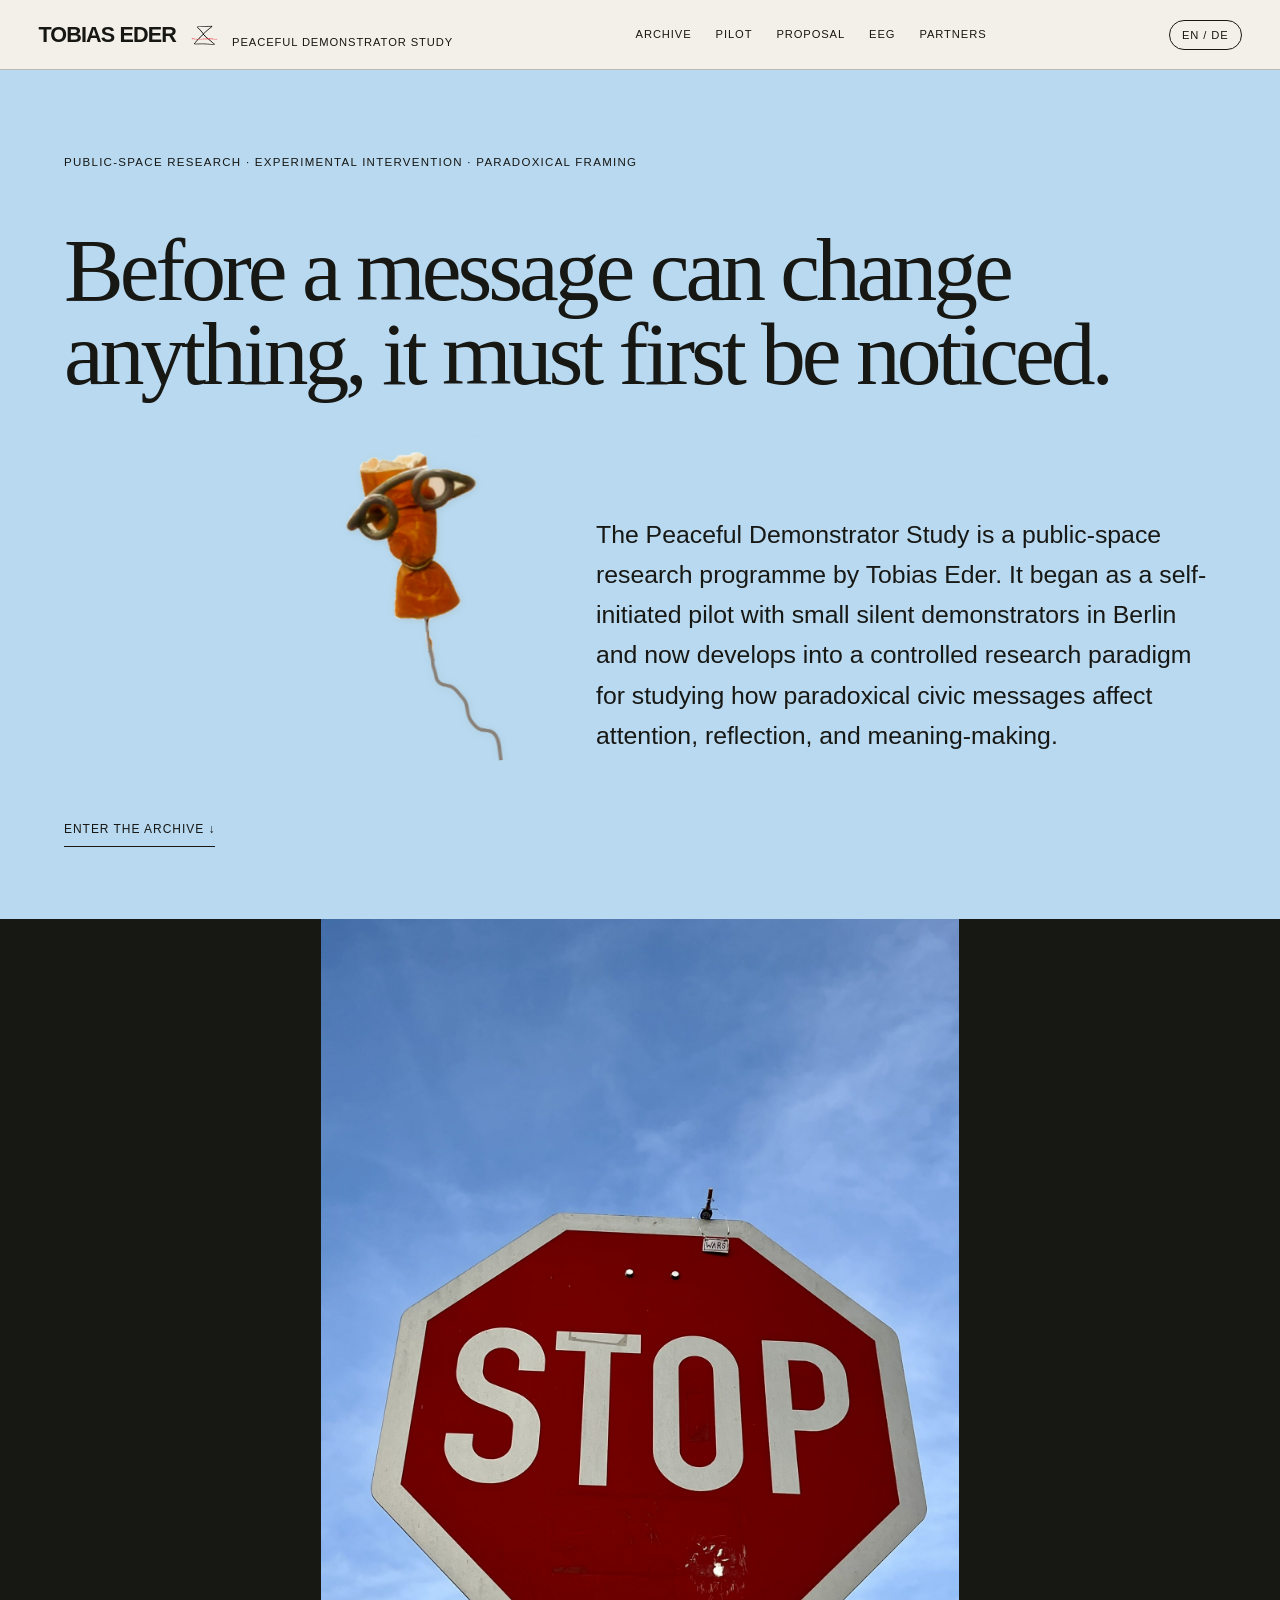
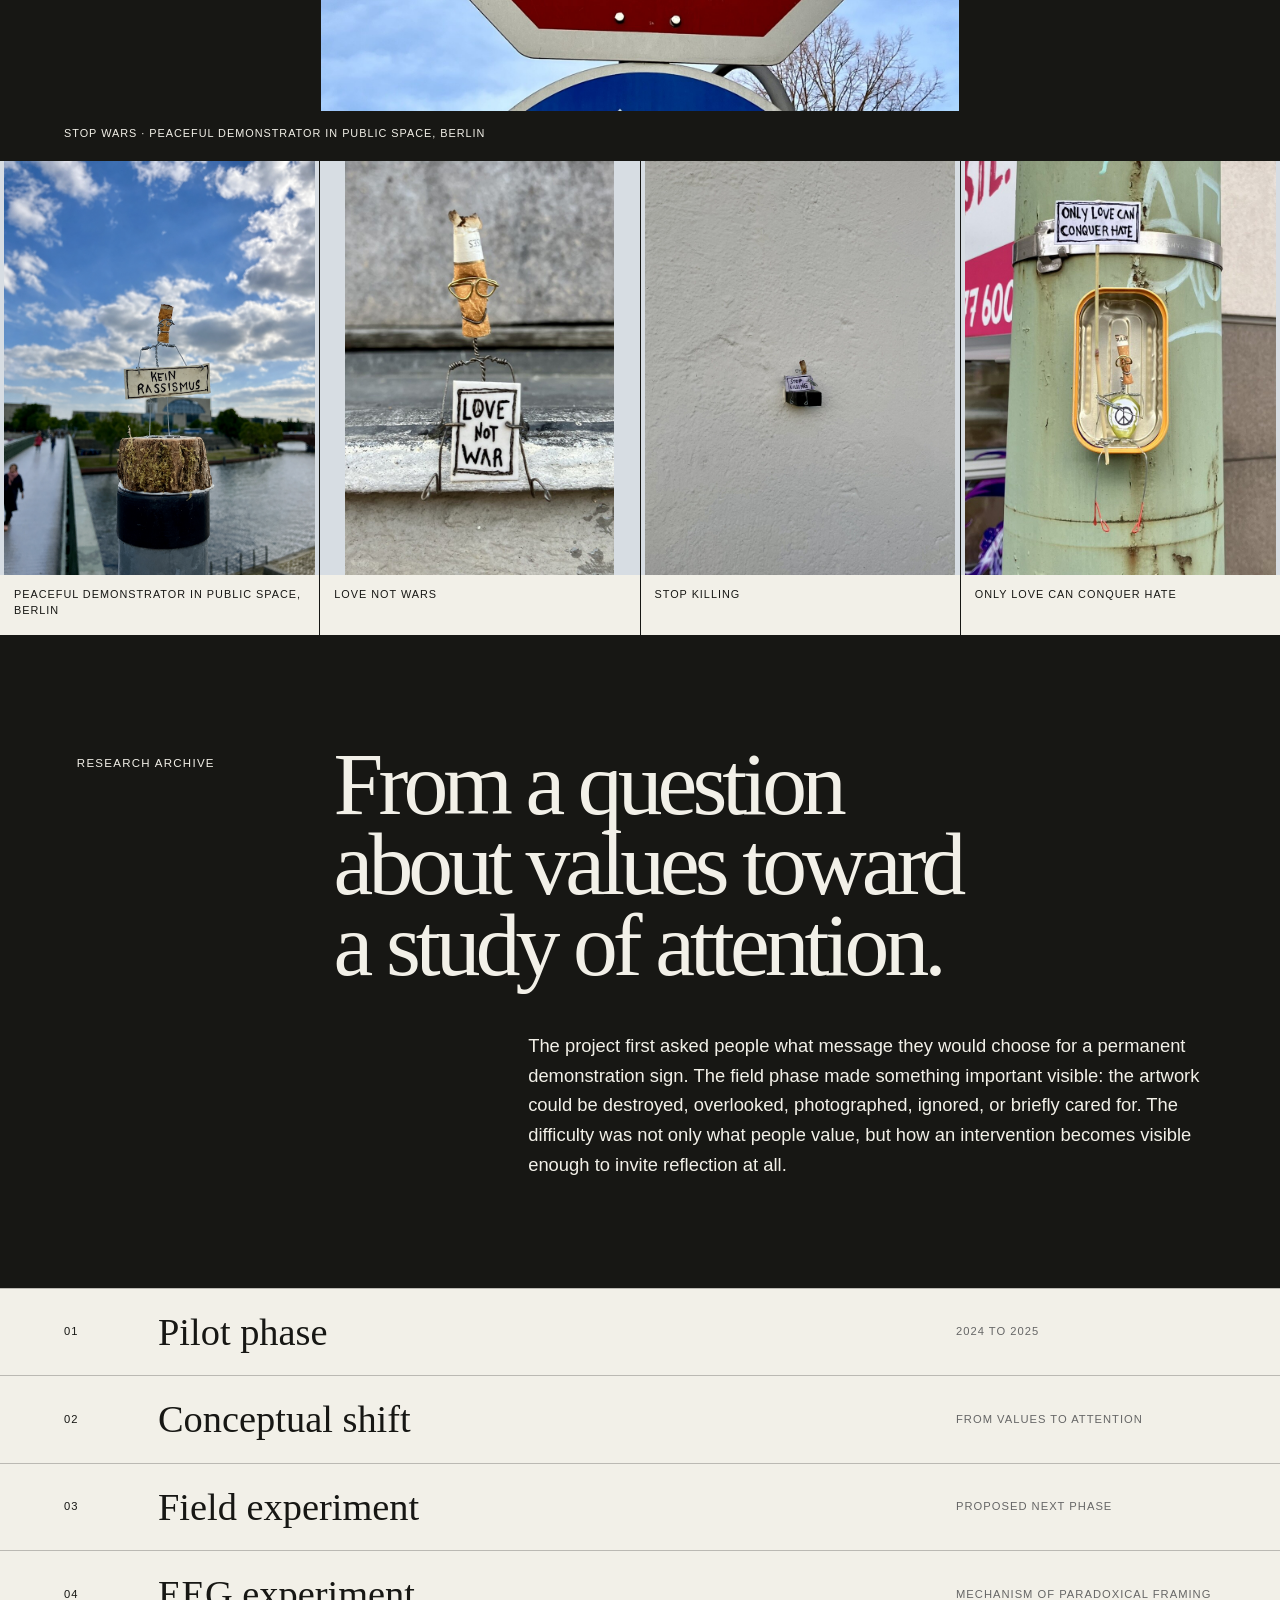
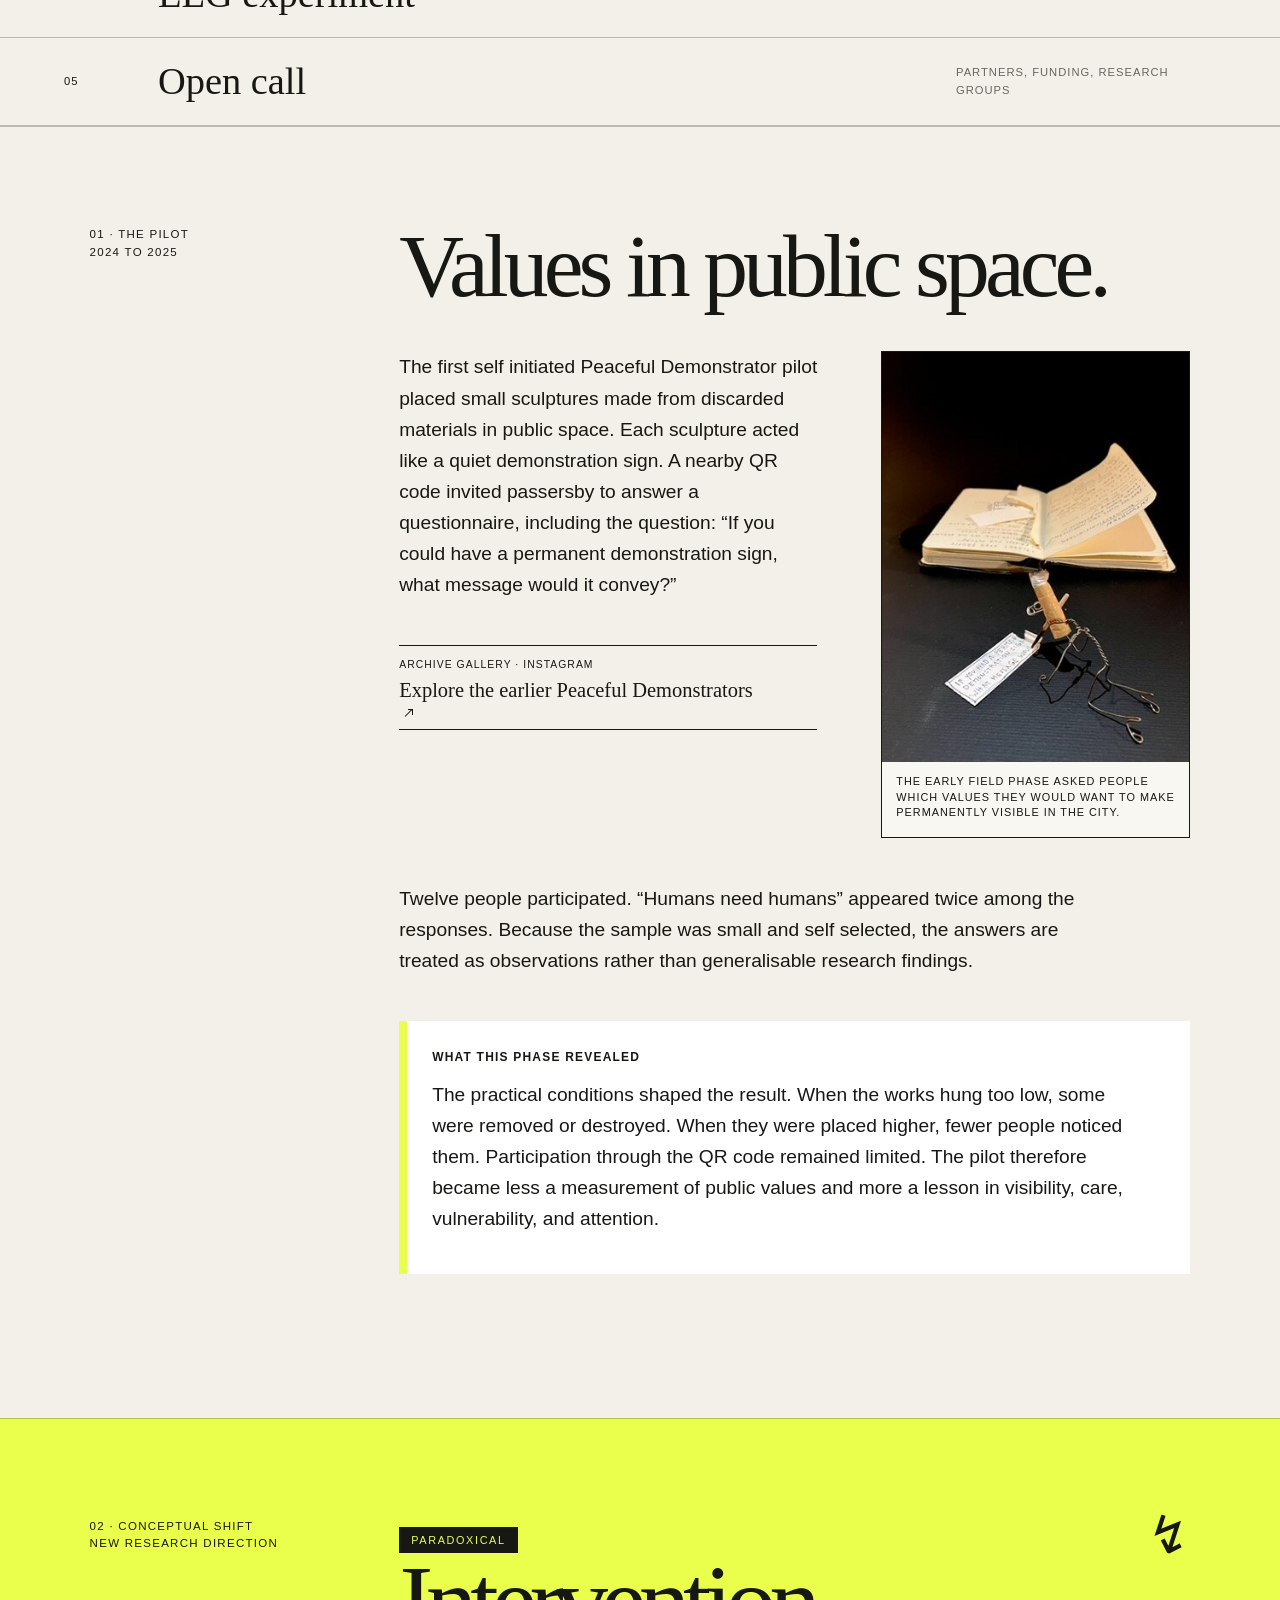
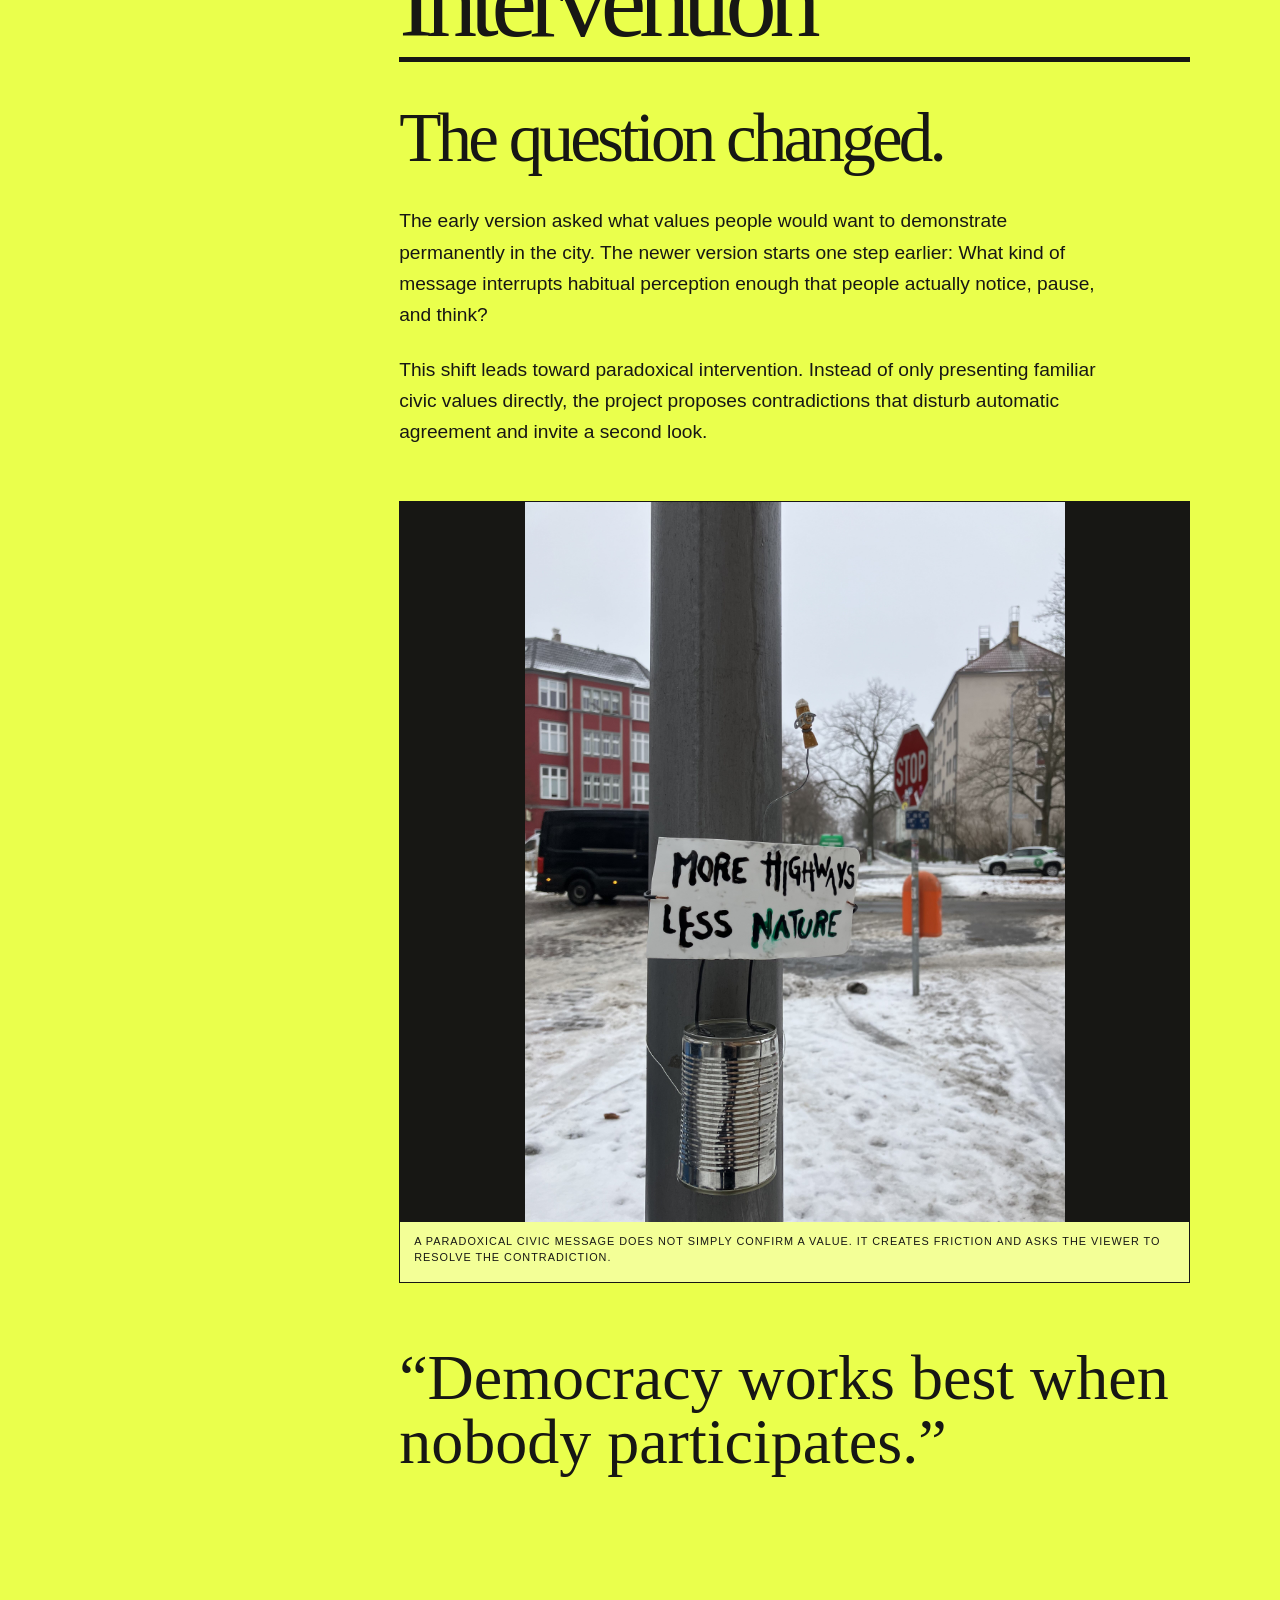
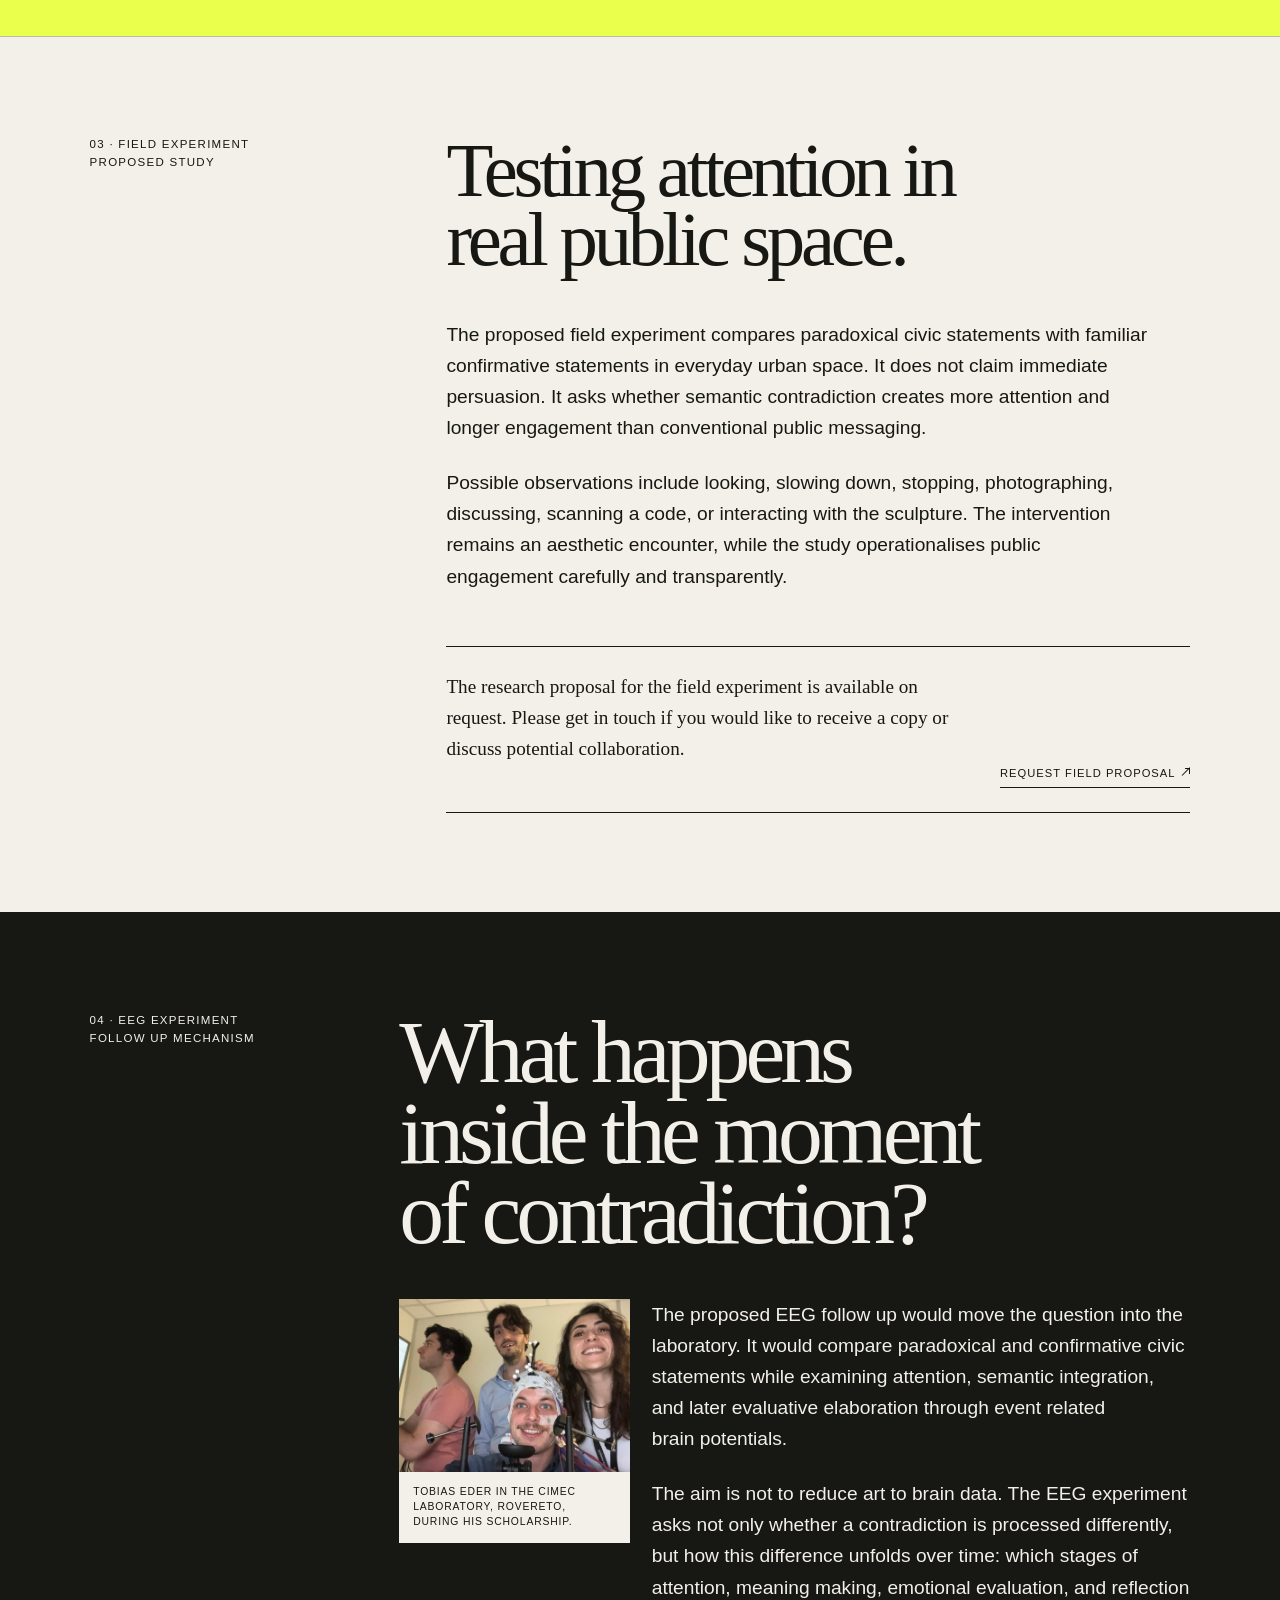
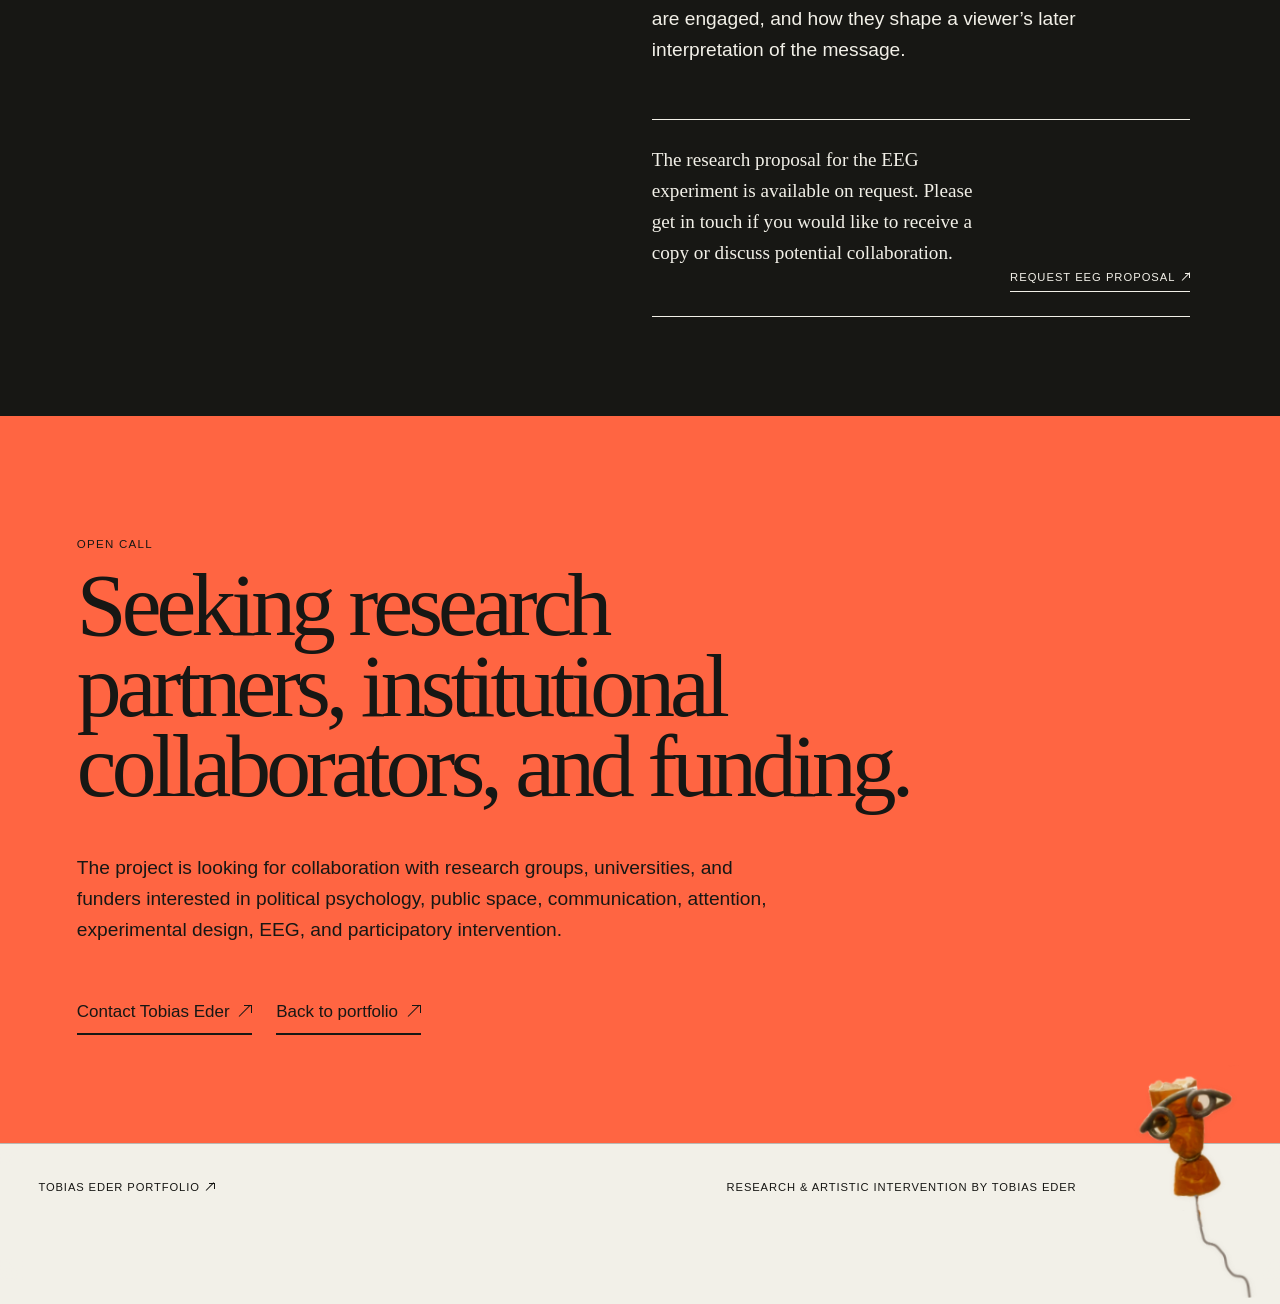
<file: peacefuldemonstratorstudy/index.html>
<!doctype html>
<html lang="en">
<head>
  <meta charset="utf-8">
  <meta name="viewport" content="width=device-width,initial-scale=1">
  <title>Peaceful Demonstrator Study · Tobias Eder</title>
  <link rel="icon" type="image/png" href="../assets/brand/tobias-eder-logo.png">
  <link rel="stylesheet" href="study.css">
  <style>header .signature-logo{width:28px;height:28px;object-fit:contain;align-self:center;flex:0 0 auto}</style>
</head>
<body>
  <header>
    <a href="../index.html"><b>TOBIAS EDER</b><img class="signature-logo" src="../assets/brand/tobias-eder-logo.png" alt="" aria-hidden="true"><span>Peaceful Demonstrator Study</span></a>
    <nav>
      <a href="#archive">Archive</a>
      <a href="#pilot">Pilot</a>
      <a href="#proposal">Proposal</a>
      <a href="#eeg">EEG</a>
      <a href="#partners">Partners</a>
    </nav>
  </header>

  <main>
    <section class="study-hero">
      <p>Public-space research · Experimental intervention · Paradoxical framing</p>
      <h1>Before a message can change anything, it must first be noticed.</h1>
      <div class="hero-bottom">
        <img class="hero-character" src="../assets/footer-cigarette-head.png" alt="" aria-hidden="true">
        <p>The Peaceful Demonstrator Study is a public-space research programme by Tobias Eder. It began as a self-initiated pilot with small silent demonstrators in Berlin and now develops into a controlled research paradigm for studying how paradoxical civic messages affect attention, reflection, and meaning-making.</p>
        <a href="#archive">Enter the archive ↓</a>
      </div>
    </section>

    <figure class="study-image">
      <img src="../assets/peaceful-study/safe/stop-wars.jpg" alt="Peaceful Demonstrator carrying the message Stop wars in public space">
      <figcaption>Stop wars · Peaceful Demonstrator in public space, Berlin</figcaption>
    </figure>

    <section class="demonstrator-strip" aria-label="Peaceful Demonstrator image archive">
      <figure>
        <img src="../assets/peaceful-study/safe/peaceful-demonstrator-lightened.png" alt="Small Peaceful Demonstrator sculpture holding a civic sign in public space">
        <figcaption>Peaceful Demonstrator in public space, Berlin</figcaption>
      </figure>
      <figure>
        <img src="../assets/peaceful-study/safe/love-not-wars.jpg" alt="Peaceful Demonstrator carrying the message Love not wars">
        <figcaption>Love not wars</figcaption>
      </figure>
      <figure>
        <img src="../assets/peaceful-study/safe/stop-killing.jpg" alt="Peaceful Demonstrator carrying the message Stop killing">
        <figcaption>Stop killing</figcaption>
      </figure>
      <figure>
        <img src="../assets/peaceful-study/safe/only-love-can-conquer-hate.jpg" alt="Peaceful Demonstrator carrying the message Only love can conquer hate">
        <figcaption>Only love can conquer hate</figcaption>
      </figure>
    </section>

    <section id="archive" class="archive-intro">
      <p>Research archive</p>
      <h2>From a question about values toward a study of attention.</h2>
      <p>The project first asked people what message they would choose for a permanent demonstration sign. The field phase made something important visible: the artwork could be destroyed, overlooked, photographed, ignored, or briefly cared for. The difficulty was not only what people value, but how an intervention becomes visible enough to invite reflection at all.</p>
    </section>

    <nav class="study-index" aria-label="Peaceful Demonstrator Study chapters">
      <a href="#pilot"><span>01</span><strong>Pilot phase</strong><em>2024 to 2025</em></a>
      <a href="#shift"><span>02</span><strong>Conceptual shift</strong><em>From values to attention</em></a>
      <a href="#proposal"><span>03</span><strong>Field experiment</strong><em>Proposed next phase</em></a>
      <a href="#eeg"><span>04</span><strong>EEG experiment</strong><em>Mechanism of paradoxical framing</em></a>
      <a href="#partners"><span>05</span><strong>Open call</strong><em>Partners, funding, research groups</em></a>
    </nav>

    <section id="pilot" class="chapter">
      <aside>01 · The pilot<br>2024 to 2025</aside>
      <div>
        <h2>Values in public space.</h2>
        <div class="pilot-intro">
          <div class="pilot-copy">
            <p>The first self initiated Peaceful Demonstrator pilot placed small sculptures made from discarded materials in public space. Each sculpture acted like a quiet demonstration sign. A nearby QR code invited passersby to answer a questionnaire, including the question: “If you could have a permanent demonstration sign, what message would it convey?”</p>
            <a class="pilot-instagram" href="https://www.instagram.com/peaceful_demonstrator_study/" target="_blank" rel="noopener">
              <span>Archive gallery · Instagram</span>
              Explore the earlier Peaceful Demonstrators <b aria-hidden="true">↗</b>
            </a>
          </div>
          <figure class="chapter-image chapter-image-small">
            <img src="../assets/peaceful-study/safe/asking-for-values.jpg" alt="Peaceful Demonstrator asking for values in public space">
            <figcaption>The early field phase asked people which values they would want to make permanently visible in the city.</figcaption>
          </figure>
        </div>
        <p>Twelve people participated. “Humans need humans” appeared twice among the responses. Because the sample was small and self selected, the answers are treated as observations rather than generalisable research findings.</p>
        <div class="learning">
          <h3>What this phase revealed</h3>
          <p>The practical conditions shaped the result. When the works hung too low, some were removed or destroyed. When they were placed higher, fewer people noticed them. Participation through the QR code remained limited. The pilot therefore became less a measurement of public values and more a lesson in visibility, care, vulnerability, and attention.</p>
        </div>
      </div>
    </section>

    <section id="shift" class="chapter accent">
      <aside>02 · Conceptual shift<br>New research direction</aside>
      <div>
        <div class="paradox-heading" aria-label="Paradoxical intervention">
          <span class="paradox-label">Paradoxical</span>
          <span class="paradox-spark" aria-hidden="true">↯</span>
          <strong>Intervention</strong>
        </div>
        <h2>The question changed.</h2>
        <p>The early version asked what values people would want to demonstrate permanently in the city. The newer version starts one step earlier: What kind of message interrupts habitual perception enough that people actually notice, pause, and think?</p>
        <p>This shift leads toward paradoxical intervention. Instead of only presenting familiar civic values directly, the project proposes contradictions that disturb automatic agreement and invite a second look.</p>
        <figure class="chapter-image">
          <img src="../assets/peaceful-study/safe/paradox-more-highways-less-nature.jpg" alt="Peaceful Demonstrator carrying the paradoxical message More highways less nature">
          <figcaption>A paradoxical civic message does not simply confirm a value. It creates friction and asks the viewer to resolve the contradiction.</figcaption>
        </figure>
        <blockquote>“Democracy works best when nobody participates.”</blockquote>
      </div>
    </section>

    <section id="proposal" class="chapter">
      <aside>03 · Field experiment<br>Proposed study</aside>
      <div>
        <h2>Testing attention in real public space.</h2>
        <p>The proposed field experiment compares paradoxical civic statements with familiar confirmative statements in everyday urban space. It does not claim immediate persuasion. It asks whether semantic contradiction creates more attention and longer engagement than conventional public messaging.</p>
        <p>Possible observations include looking, slowing down, stopping, photographing, discussing, scanning a code, or interacting with the sculpture. The intervention remains an aesthetic encounter, while the study operationalises public engagement carefully and transparently.</p>
        <div class="proposal-note">
          <p>The research proposal for the field experiment is available on request. Please get in touch if you would like to receive a copy or discuss potential collaboration.</p>
          <a href="mailto:hello@tobiaseder.science?subject=Peaceful%20Demonstrator%20Study%20Field%20Experiment%20Research%20Proposal">Request field proposal ↗</a>
        </div>
      </div>
    </section>

    <section id="eeg" class="chapter dark">
      <aside>04 · EEG experiment<br>Follow up mechanism</aside>
      <div class="eeg-team-layout">
        <h2>What happens inside the moment of contradiction?</h2>
        <figure class="eeg-team-portrait">
          <img src="../assets/peaceful-study/eeg-experiment-team-portrait.jpeg" alt="Tobias Eder with the CIMeC laboratory team in Rovereto">
          <figcaption>Tobias Eder in the CIMeC laboratory, Rovereto, during his scholarship.</figcaption>
        </figure>
        <div class="eeg-copy">
          <p>The proposed EEG follow up would move the question into the laboratory. It would compare paradoxical and confirmative civic statements while examining attention, semantic integration, and later evaluative elaboration through event related brain potentials.</p>
          <p>The aim is not to reduce art to brain data. The EEG experiment asks not only whether a contradiction is processed differently, but how this difference unfolds over time: which stages of attention, meaning making, emotional evaluation, and reflection are engaged, and how they shape a viewer’s later interpretation of the message.</p>
          <div class="proposal-note">
            <p>The research proposal for the EEG experiment is available on request. Please get in touch if you would like to receive a copy or discuss potential collaboration.</p>
            <a href="mailto:hello@tobiaseder.science?subject=Peaceful%20Demonstrator%20Study%20EEG%20Experiment%20Research%20Proposal">Request EEG proposal ↗</a>
          </div>
        </div>
      </div>
    </section>

    <section id="partners" class="partners">
      <p>Open call</p>
      <h2>Seeking research partners, institutional collaborators, and funding.</h2>
      <p>The project is looking for collaboration with research groups, universities, and funders interested in political psychology, public space, communication, attention, experimental design, EEG, and participatory intervention.</p>
      <div class="partner-links">
        <a href="mailto:hello@tobiaseder.science">Contact Tobias Eder ↗</a>
        <a href="../index.html">Back to portfolio ↗</a>
      </div>
    </section>
  </main>

  <footer class="study-footer">
    <img class="study-footer-character" src="../assets/footer-cigarette-head.png" alt="" aria-hidden="true">
    <a href="../index.html">Tobias Eder portfolio ↗</a>
    <span>Research & artistic intervention by Tobias Eder</span>
  </footer>

  <script src="../tobias-i18n.js"></script>
  <script src="study-motion.js"></script>
</body>
</html>
</file>
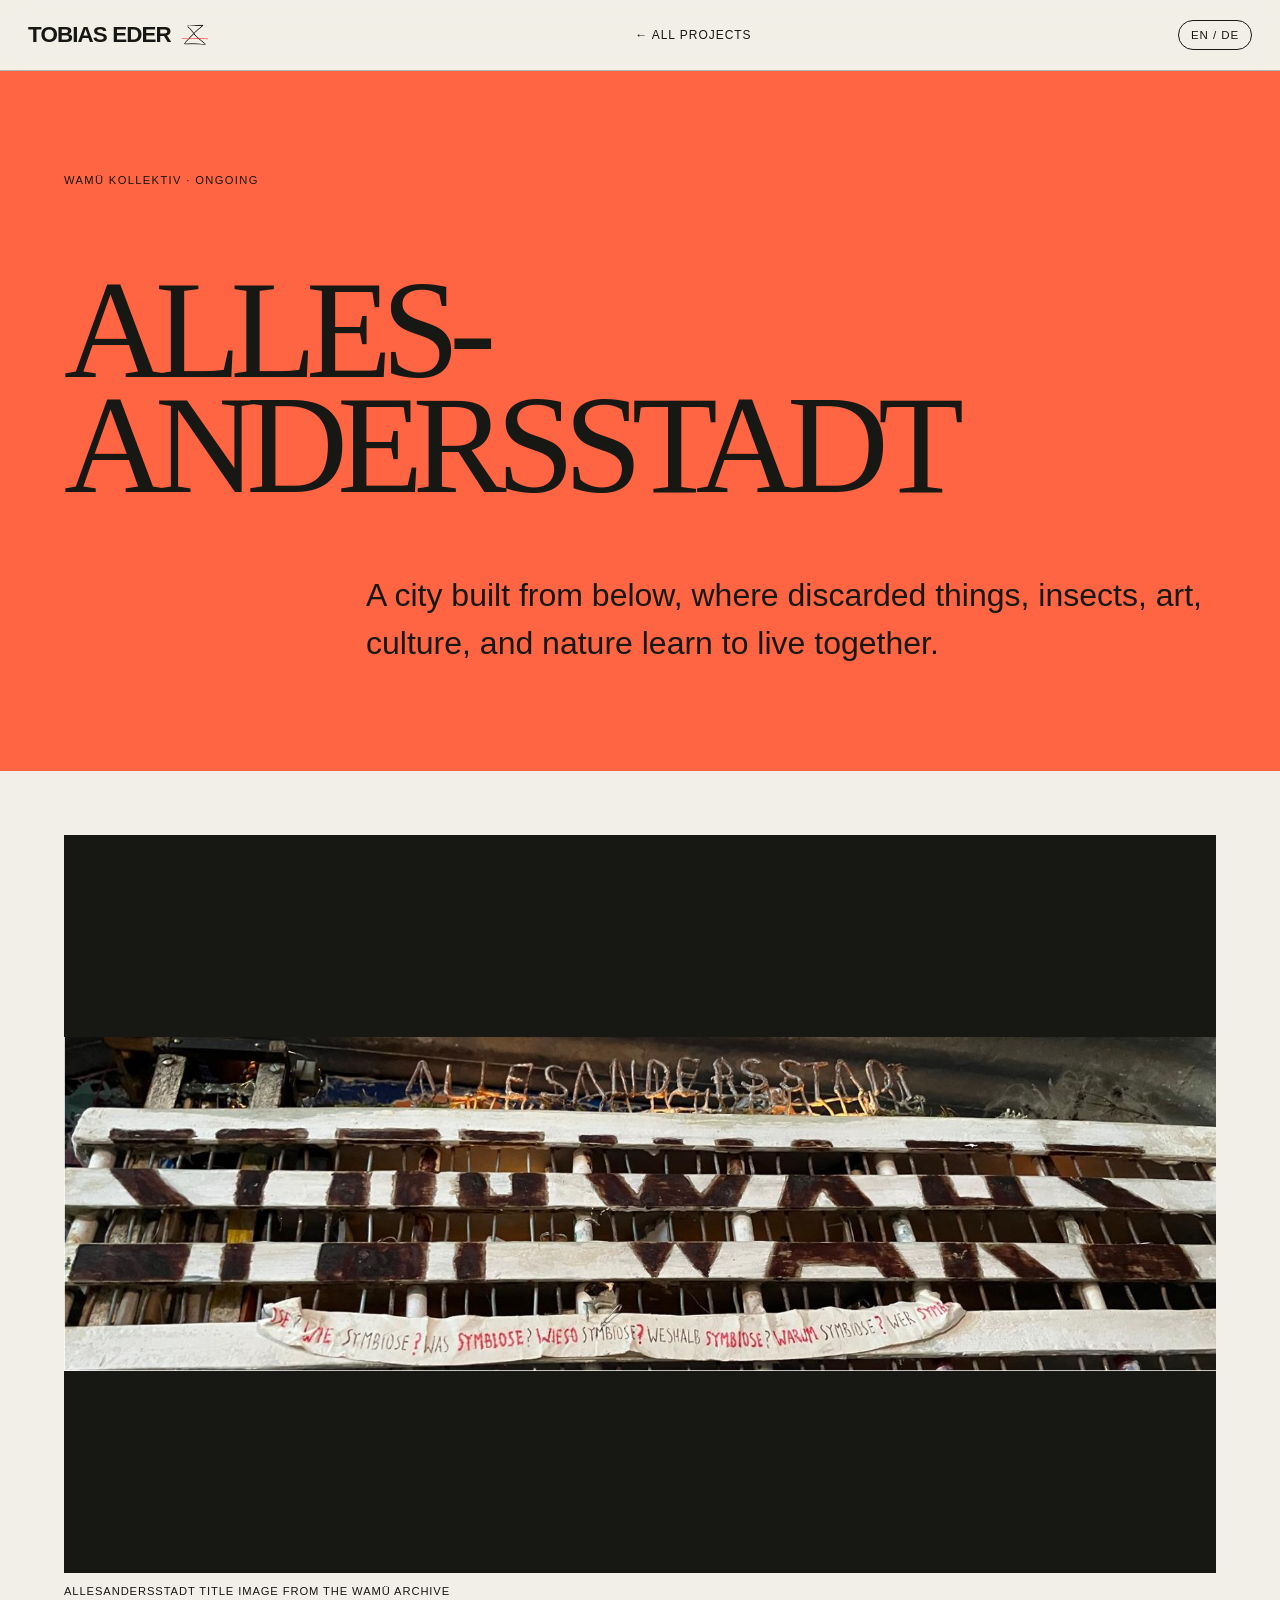
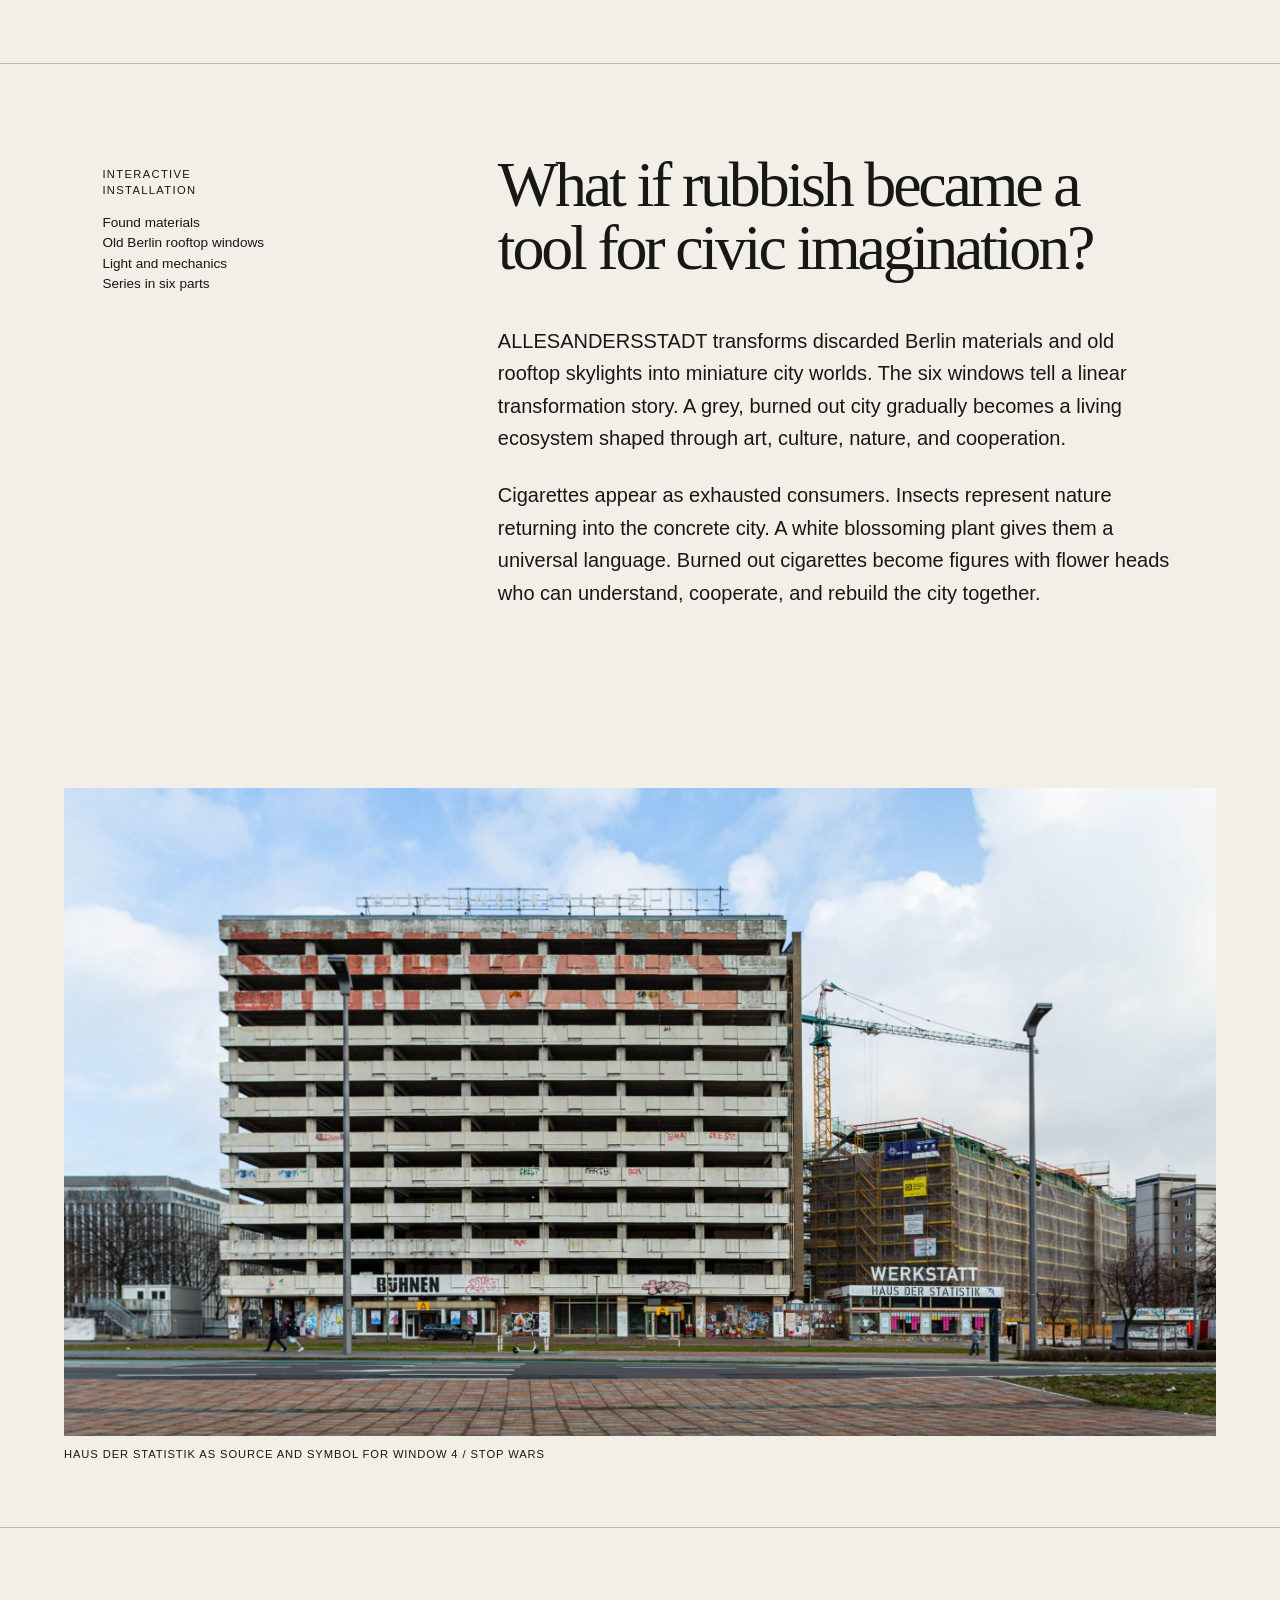
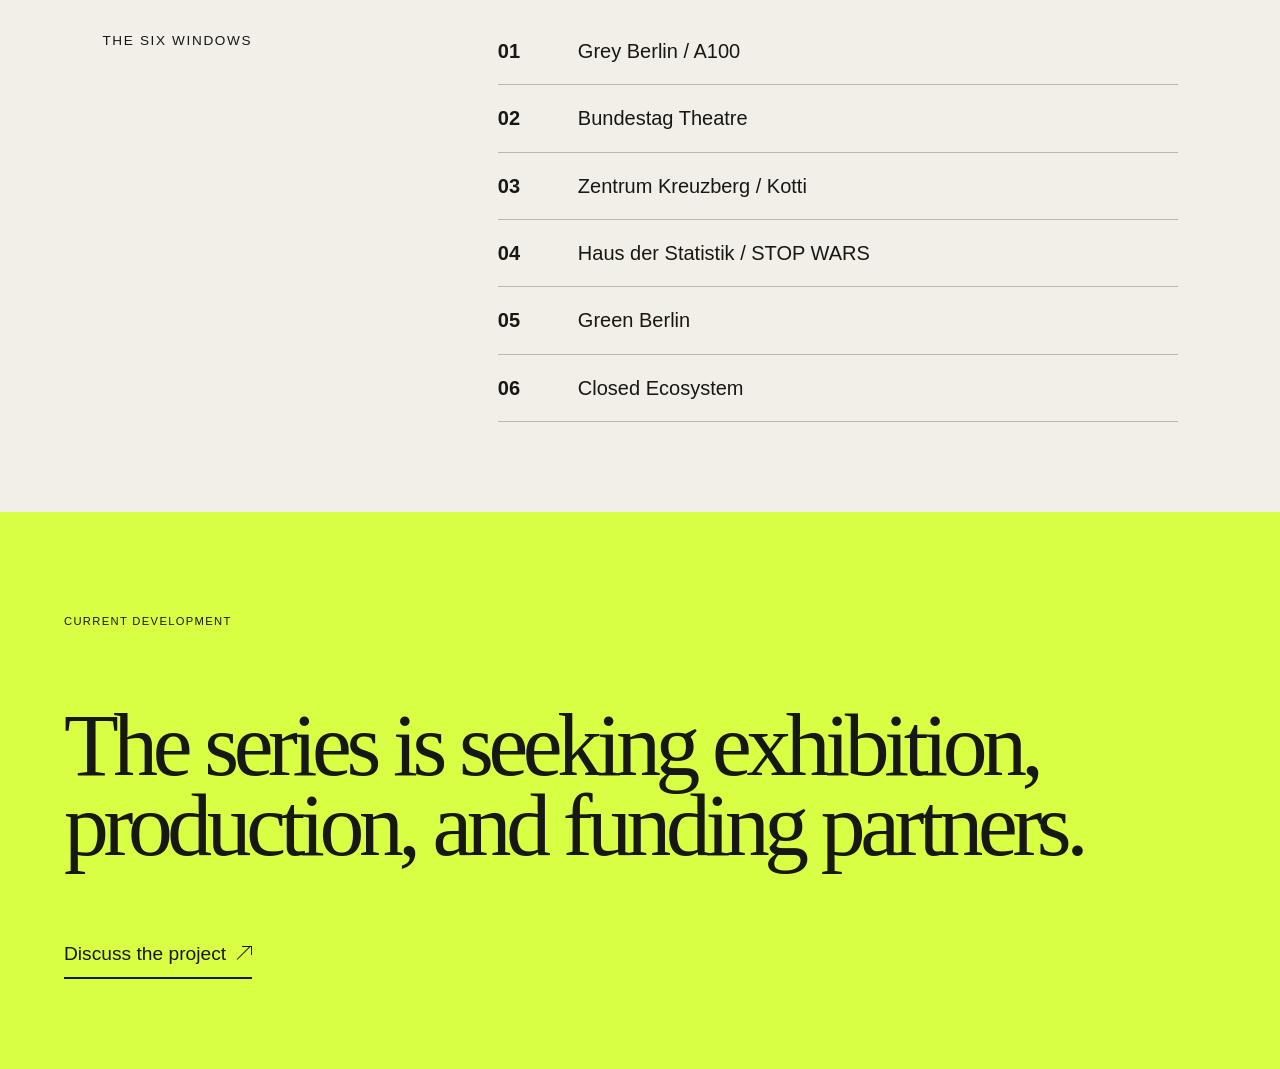
<file: allesandersstadt.html>
<!doctype html><html lang="en"><head><meta charset="utf-8"><meta name="viewport" content="width=device-width,initial-scale=1"><title>ALLESANDERSSTADT, Tobias Eder / WaMü</title><link rel="stylesheet" href="styles.css"><link rel="stylesheet" href="project.css"></head><body>
<header class="site-header"><a class="wordmark" href="index.html">TOBIAS EDER</a><a class="back-link" href="index.html#projects">← All projects</a></header>
<main><section class="project-hero wamue"><p class="eyebrow">WaMü Kollektiv · Ongoing</p><h1>ALLES&shy;ANDERS&shy;STADT</h1><p class="project-intro">A city built from below, where discarded things, insects, art, culture, and nature learn to live together.</p></section>
<figure class="full-bleed title-wide"><img src="assets/allesandersstadt-title.jpg" alt="Detail of the STOP WARS window with the handmade ALLESANDERSSTADT title"><figcaption>ALLESANDERSSTADT title image from the WaMü archive</figcaption></figure>
<section class="project-body"><aside><p class="eyebrow">Interactive installation</p><p>Found materials<br>Old Berlin rooftop windows<br>Light and mechanics<br>Series in six parts</p></aside><div><h2>What if rubbish became a tool for civic imagination?</h2><p>ALLESANDERSSTADT transforms discarded Berlin materials and old rooftop skylights into miniature city worlds. The six windows tell a linear transformation story. A grey, burned out city gradually becomes a living ecosystem shaped through art, culture, nature, and cooperation.</p><p>Cigarettes appear as exhausted consumers. Insects represent nature returning into the concrete city. A white blossoming plant gives them a universal language. Burned out cigarettes become figures with flower heads who can understand, cooperate, and rebuild the city together.</p></div></section>
<figure class="full-bleed secondary"><img src="assets/haus-der-statistik.jpg" alt="Haus der Statistik in Berlin"><figcaption>Haus der Statistik as source and symbol for Window 4 / STOP WARS</figcaption></figure>
<section class="project-body"><aside><p class="eyebrow">The six windows</p></aside><div class="chapter-list"><p><b>01</b> Grey Berlin / A100</p><p><b>02</b> Bundestag Theatre</p><p><b>03</b> Zentrum Kreuzberg / Kotti</p><p><b>04</b> Haus der Statistik / STOP WARS</p><p><b>05</b> Green Berlin</p><p><b>06</b> Closed Ecosystem</p></div></section>
<section class="application-callout"><p class="eyebrow">Current development</p><h2>The series is seeking exhibition, production, and funding partners.</h2><a href="mailto:tobias.eder@student.hu-berlin.de">Discuss the project ↗</a></section></main><script src="tobias-i18n.js"></script><script src="site-motion.js"></script></body></html>
</file>
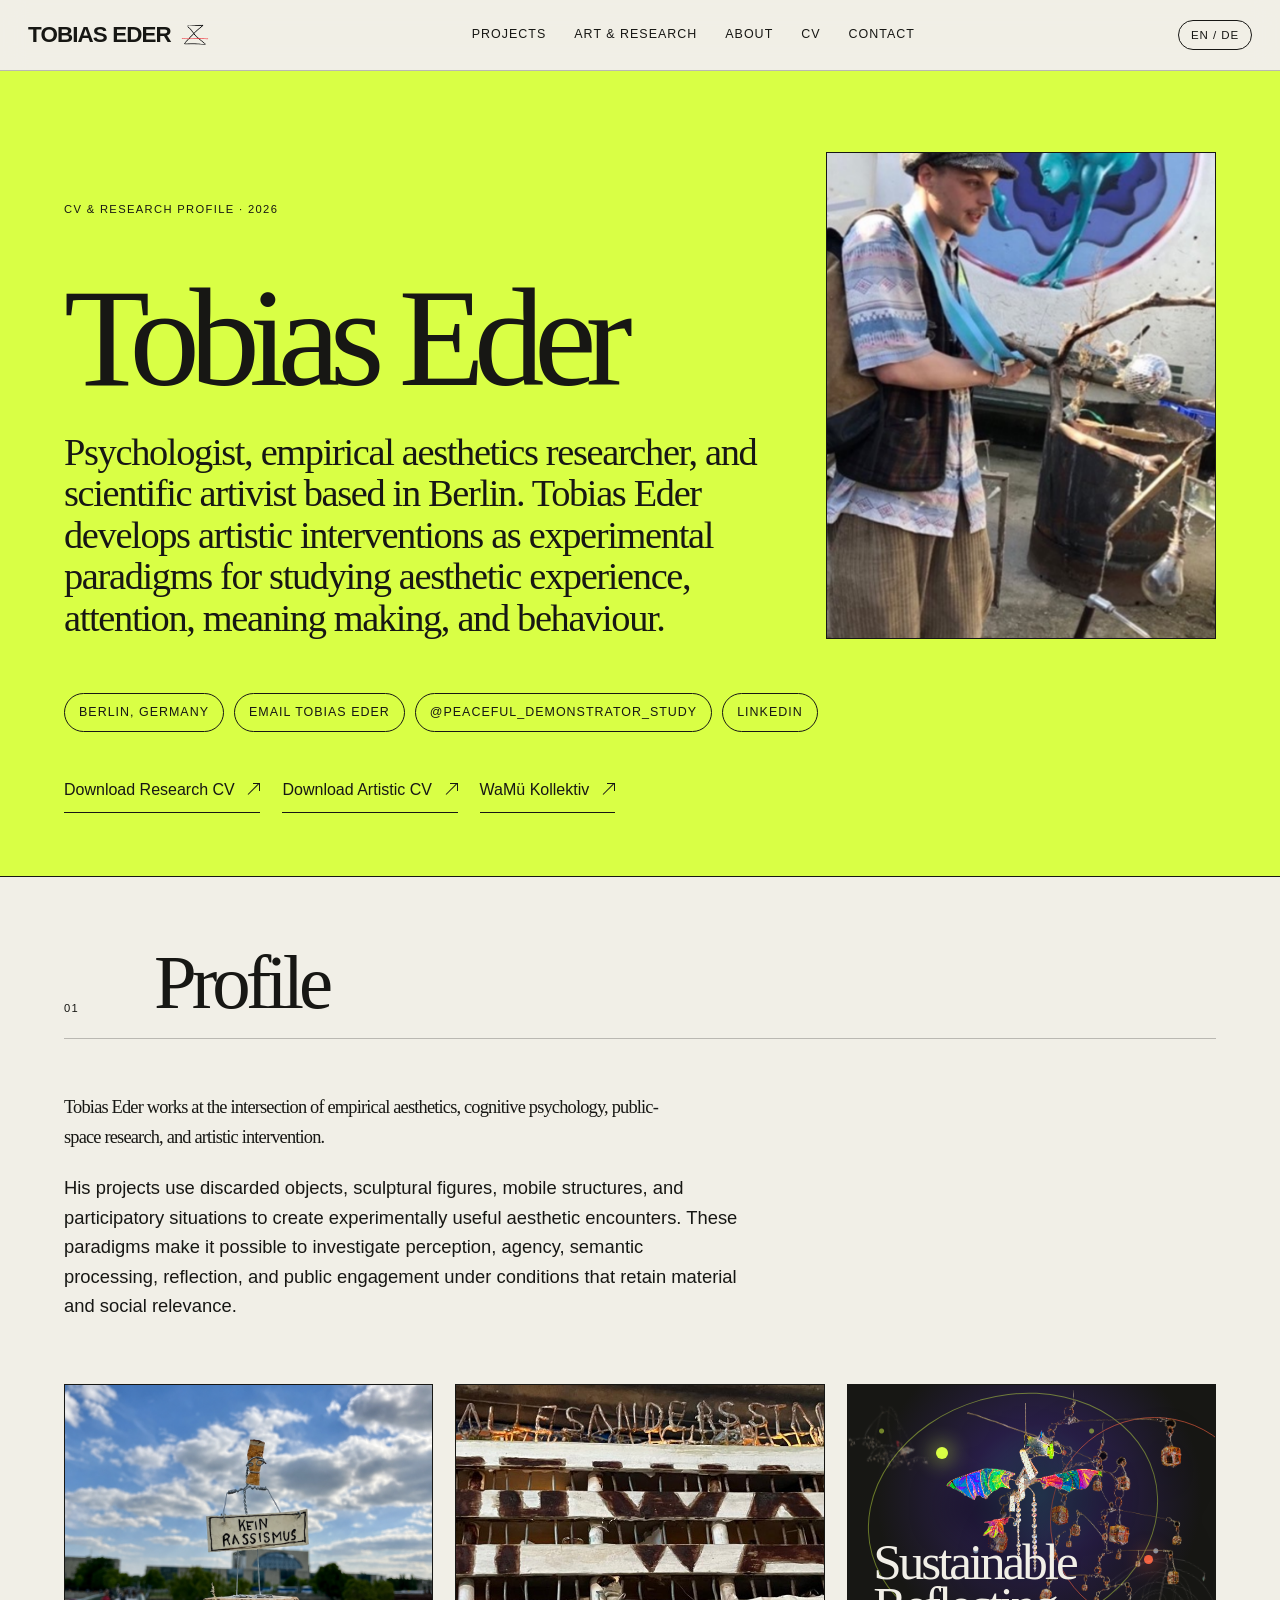
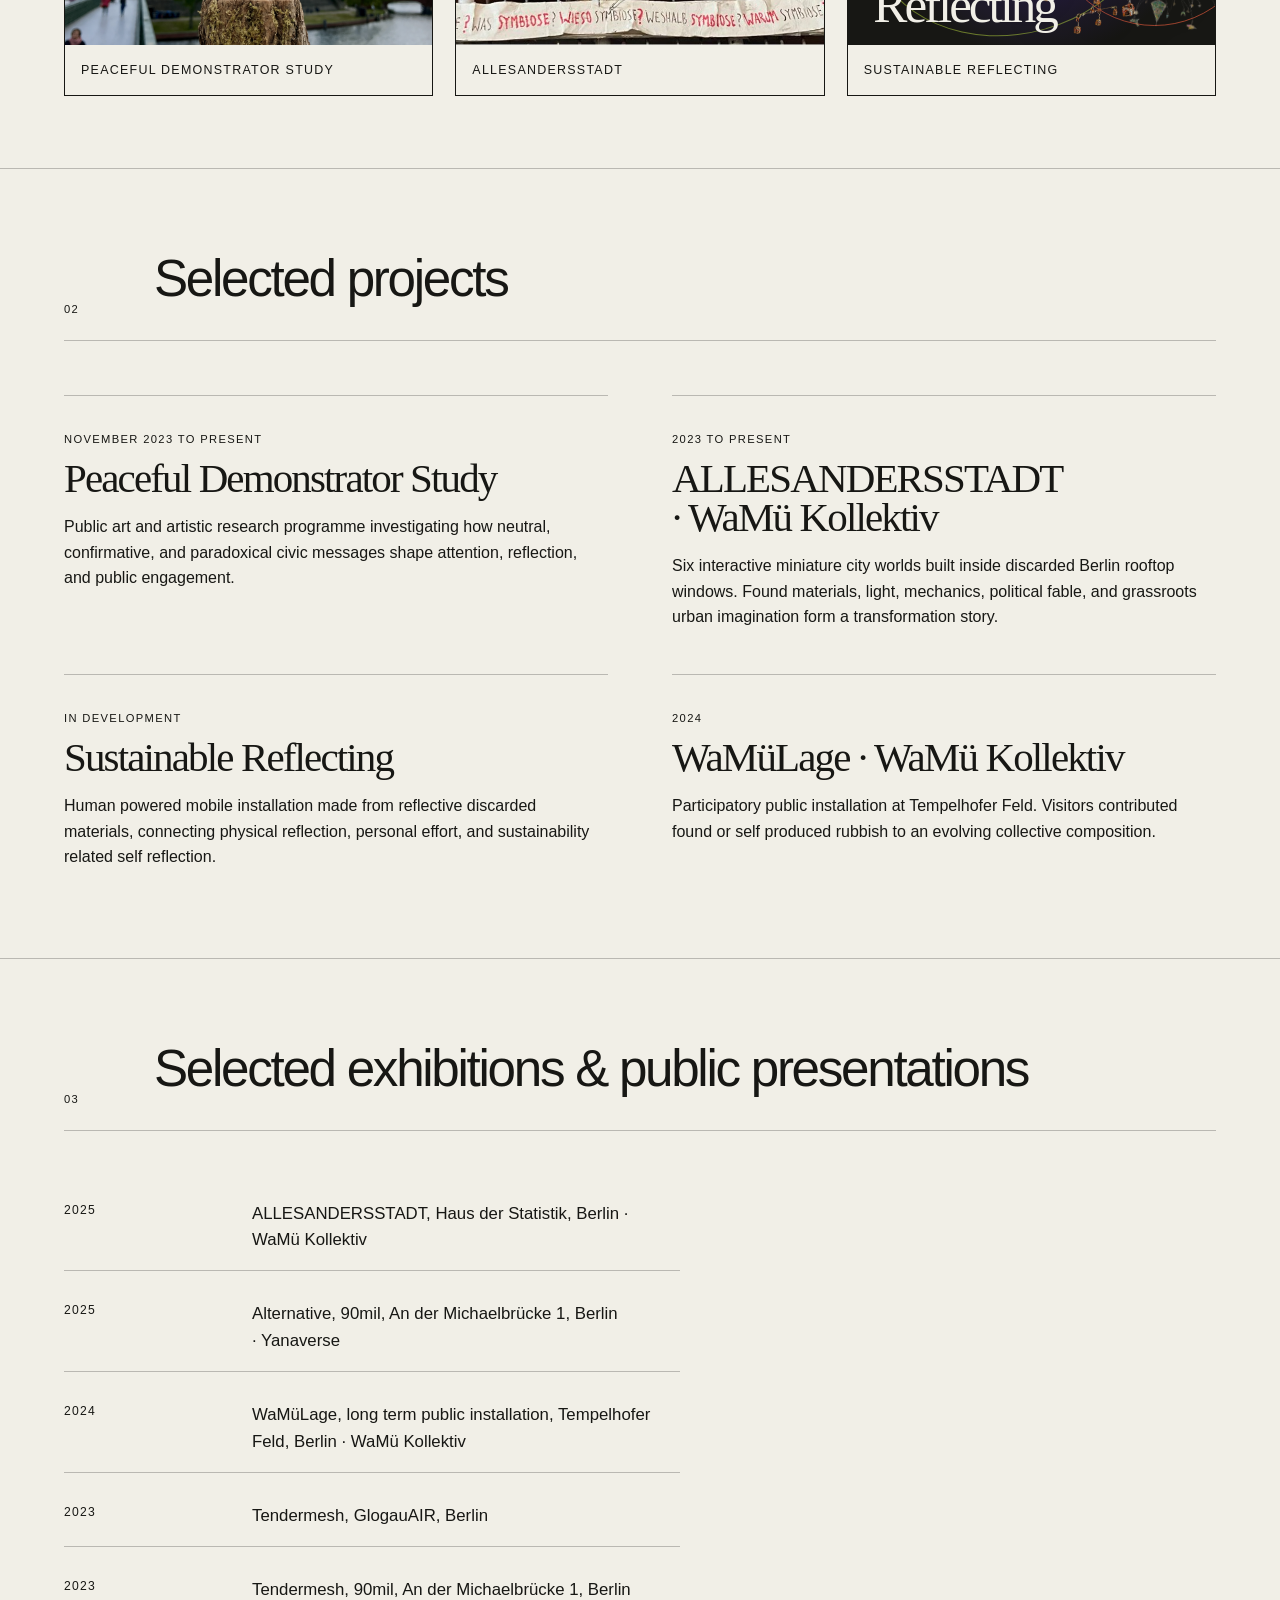
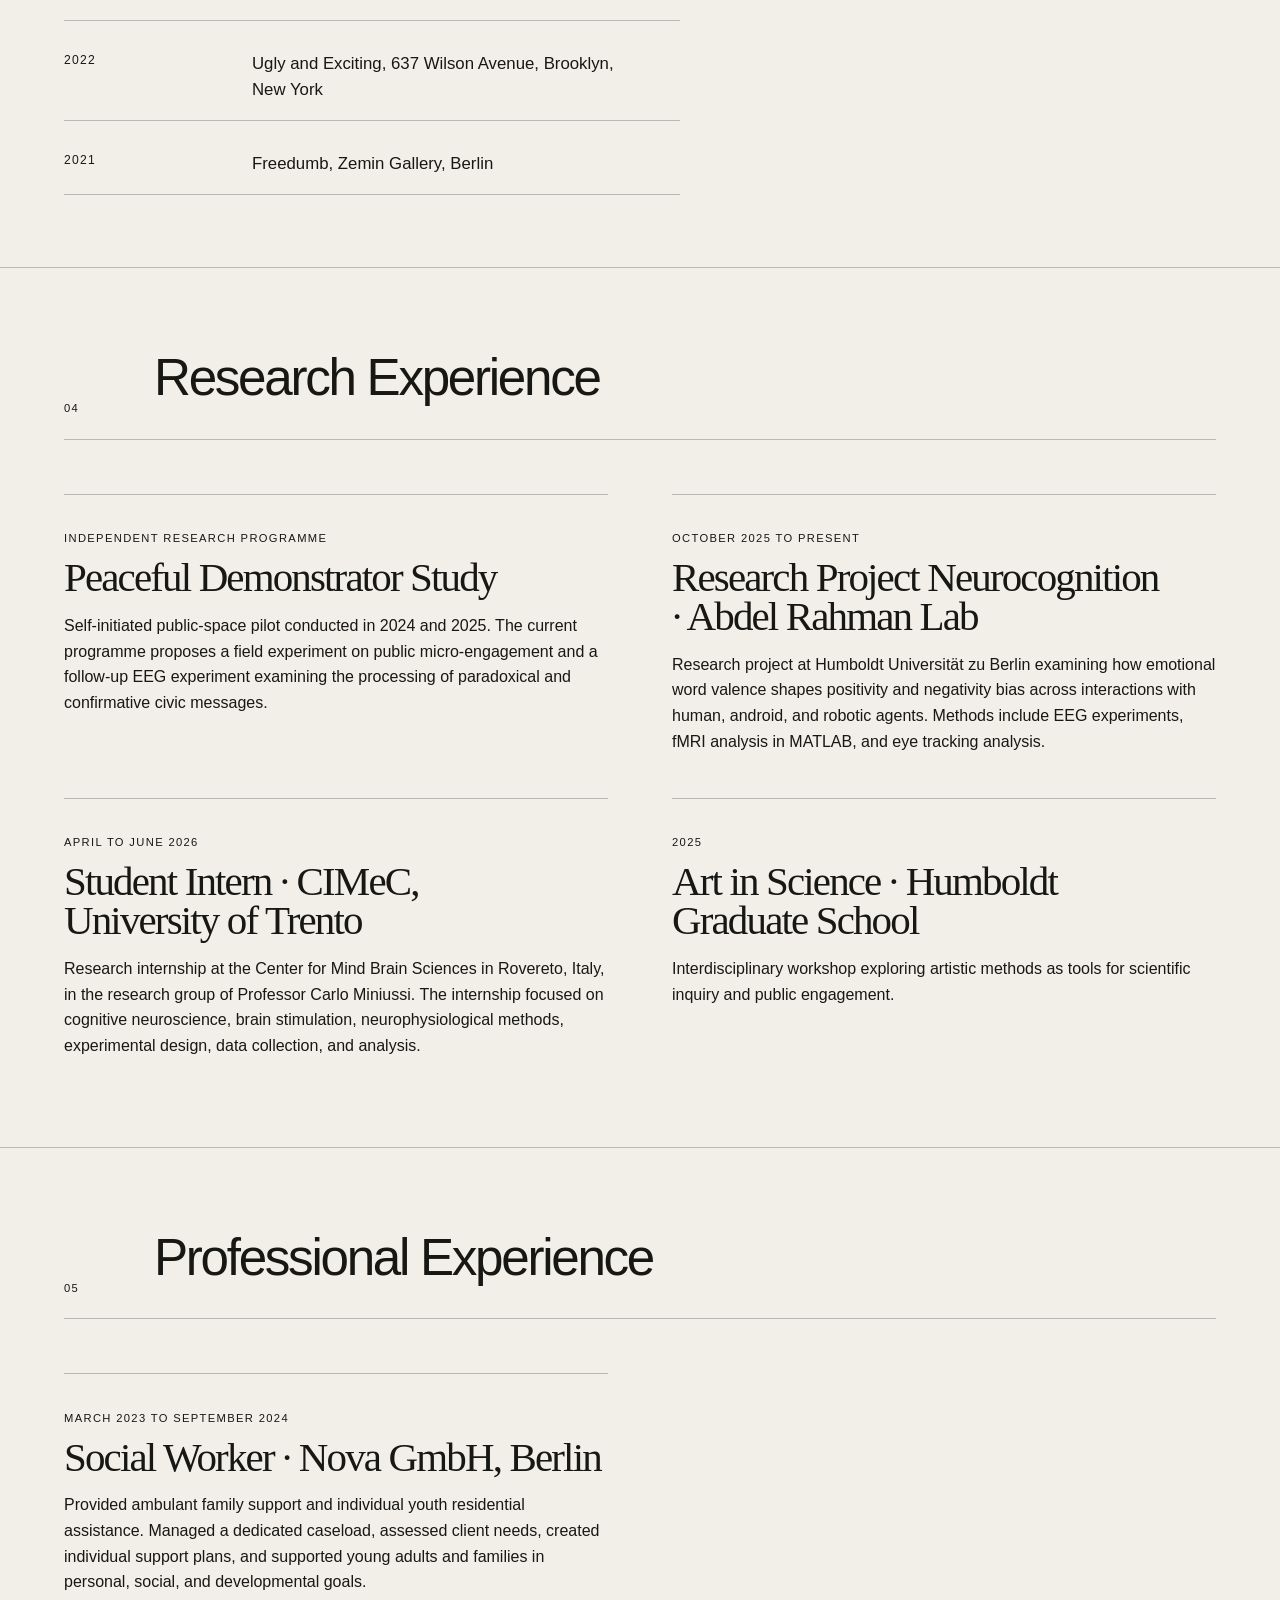
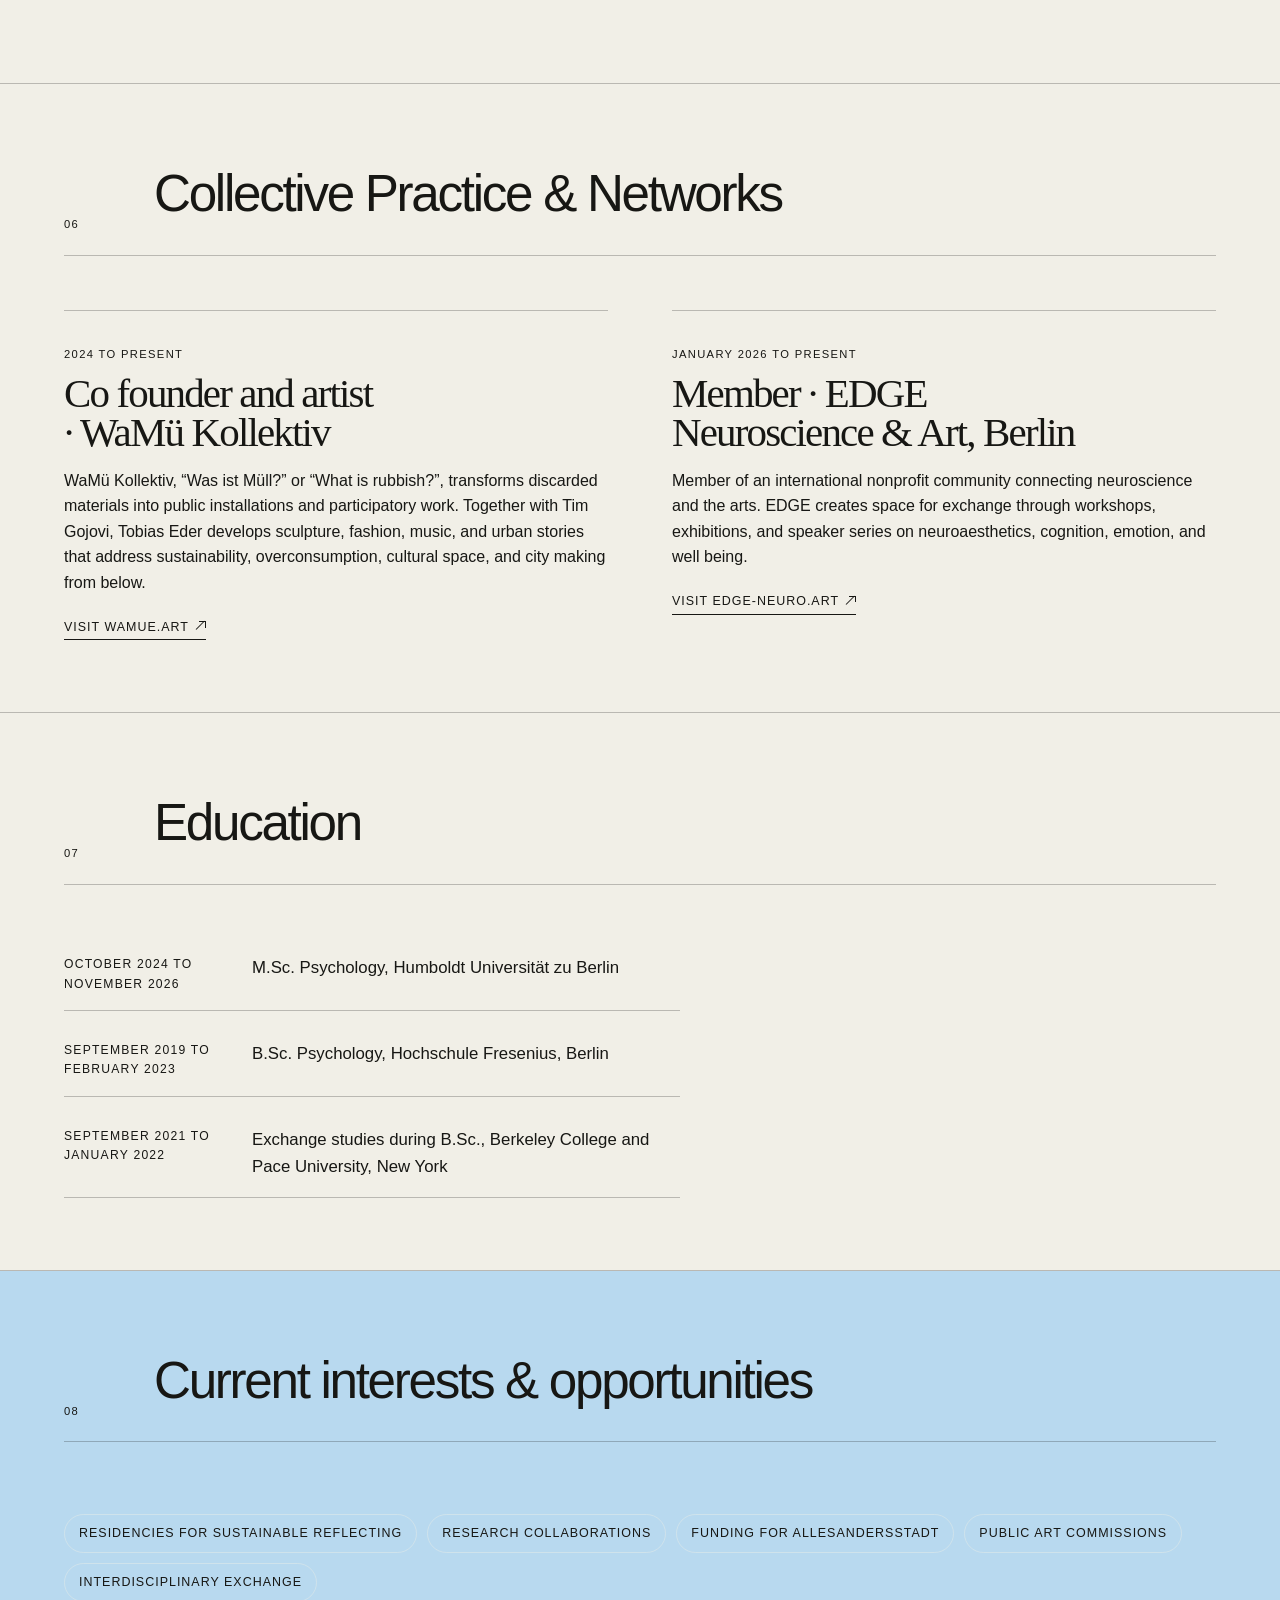
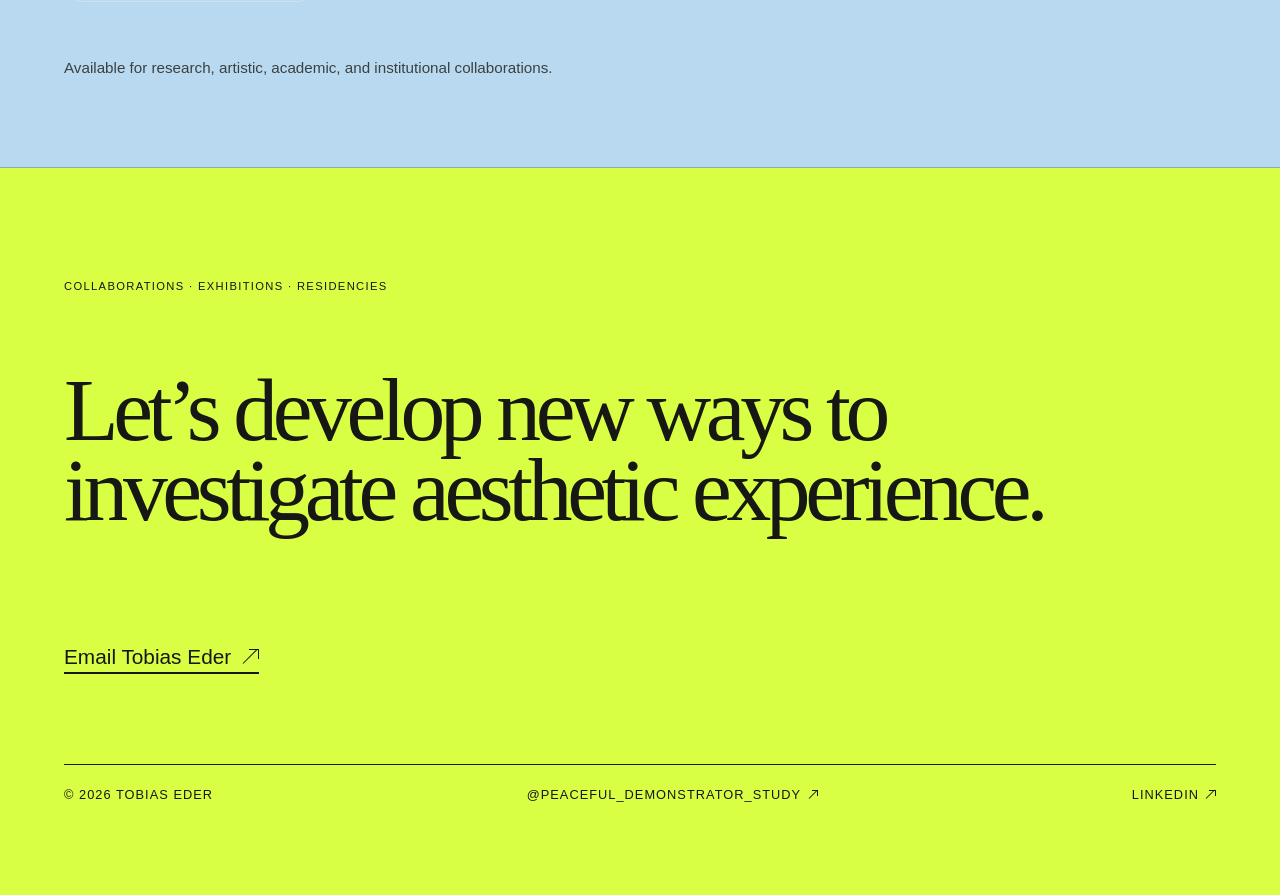
<file: cv.html>
<!doctype html>
<html lang="en">
<head>
  <meta charset="utf-8">
  <meta name="viewport" content="width=device-width, initial-scale=1">
  <meta name="description" content="CV and research profile of Tobias Eder, psychologist, empirical aesthetics researcher, and scientific artivist.">
  <title>Tobias Eder — CV & Research Profile</title>
  <link rel="icon" type="image/png" href="assets/brand/tobias-eder-logo.png">
  <link rel="stylesheet" href="styles.css">
</head>
<body>
  <header class="site-header">
    <a class="wordmark" href="index.html" aria-label="Tobias Eder, home">TOBIAS EDER <img class="signature-logo" src="assets/brand/tobias-eder-logo.png" alt="" aria-hidden="true"></a>
    <button class="menu-button" type="button" aria-expanded="false" aria-controls="main-menu">Menu</button>
    <nav id="main-menu" class="main-menu" aria-label="Main navigation">
      <a href="index.html#projects">Projects</a>
      <a href="index.html#practice">Art & Research</a>
      <a href="index.html#about">About</a>
      <a href="cv.html">CV</a>
      <a href="index.html#contact">Contact</a>
    </nav>
  </header>

  <main id="top">
    <section class="cv-hero">
      <div class="cv-hero-grid">
        <div>
          <p class="eyebrow">CV & Research Profile · 2026</p>
          <h1>Tobias Eder</h1>
          <p class="cv-intro">Psychologist, empirical aesthetics researcher, and scientific artivist based in Berlin. Tobias Eder develops artistic interventions as experimental paradigms for studying aesthetic experience, attention, meaning making, and behaviour.</p>
        </div>
        <figure class="cv-profile-photo">
          <img src="assets/tobias-eder-profile.png" alt="Tobias Eder working with found materials">
        </figure>
      </div>
      <div class="cv-contact" aria-label="Contact information">
        <span>Berlin, Germany</span>
        <a href="mailto:hello@tobiaseder.science">Email Tobias Eder</a>
        <a href="https://www.instagram.com/peaceful_demonstrator_study/" target="_blank" rel="noopener">@peaceful_demonstrator_study</a>
        <a href="https://www.linkedin.com/in/tobias-eder-research-art" target="_blank" rel="noopener">LinkedIn</a>
      </div>
      <div class="cv-actions">
        <a class="text-link" href="assets/Tobias_Eder_Research_CV_2026.pdf?v=experience-20260824" target="_blank" rel="noopener">Download Research CV <span class="ui-arrow" aria-hidden="true"></span></a>
        <a class="text-link" href="assets/Tobias_Eder_Artistic_CV_2026.pdf?v=contacts-20260823" target="_blank" rel="noopener">Download Artistic CV <span class="ui-arrow" aria-hidden="true"></span></a>
        <a class="text-link" href="https://wamue.art" target="_blank" rel="noopener">WaMü Kollektiv <span class="ui-arrow" aria-hidden="true"></span></a>
      </div>
    </section>

    <section class="cv-section cv-profile-section">
      <div class="section-heading">
        <p class="index">01</p>
        <h2>Profile</h2>
      </div>
      <p class="cv-lead">Tobias Eder works at the intersection of empirical aesthetics, cognitive psychology, public-space research, and artistic intervention.</p>
      <p>His projects use discarded objects, sculptural figures, mobile structures, and participatory situations to create experimentally useful aesthetic encounters. These paradigms make it possible to investigate perception, agency, semantic processing, reflection, and public engagement under conditions that retain material and social relevance.</p>
      <div class="cv-teaser-grid" aria-label="Project teasers">
        <a class="cv-teaser" href="https://tobiaseder.science/peacefuldemonstratorstudy/">
          <img src="assets/peaceful-demonstrator-lightened.png" alt="Peaceful Demonstrator sculpture in public space">
          <span>Peaceful Demonstrator Study</span>
        </a>
        <a class="cv-teaser" href="https://wamue.art/allesandersstadt.html" target="_blank" rel="noopener">
          <img src="assets/allesandersstadt-title.jpg" alt="ALLESANDERSSTADT title detail">
          <span>ALLESANDERSSTADT</span>
        </a>
        <a class="cv-teaser cv-sustainable-teaser" href="/sustainable-reflecting">
          <span class="sustainable-title-image">
            <span class="sustainable-orbit sustainable-orbit-one"></span><span class="sustainable-orbit sustainable-orbit-two"></span><span class="sustainable-star sustainable-star-one"></span><span class="sustainable-star sustainable-star-two"></span>
            <img class="sustainable-mobile-main" src="assets/sustainable-reflecting/title-mirror-detail.png" alt="Hanging mobile sculpture made of reclaimed materials">
            <img class="sustainable-dragon" src="assets/sustainable-reflecting/dragon-transparent.png" alt="Colourful dragon sculpture flying around the mobile universes">
            <img class="sustainable-fragment sustainable-fragment-cd" src="assets/sustainable-reflecting/title-cd-closeup.png" alt="">
            <img class="sustainable-fragment sustainable-fragment-mirror" src="assets/sustainable-reflecting/title-mirror-galaxy.png" alt="">
            <strong>Sustainable<br>Reflecting</strong>
          </span>
          <span>Sustainable Reflecting</span>
        </a>
      </div>
    </section>

    <section class="cv-section">
      <div class="section-heading">
        <p class="index">02</p>
        <h2>Selected projects</h2>
      </div>
      <div class="cv-list">
        <article class="cv-entry">
          <p class="project-meta">November 2023 to present</p>
          <h3>Peaceful Demonstrator Study</h3>
          <p>Public art and artistic research programme investigating how neutral, confirmative, and paradoxical civic messages shape attention, reflection, and public engagement.</p>
        </article>
        <article class="cv-entry">
          <p class="project-meta">2023 to present</p>
          <h3>ALLESANDERSSTADT · WaMü Kollektiv</h3>
          <p>Six interactive miniature city worlds built inside discarded Berlin rooftop windows. Found materials, light, mechanics, political fable, and grassroots urban imagination form a transformation story.</p>
        </article>
        <article class="cv-entry">
          <p class="project-meta">In development</p>
          <h3>Sustainable Reflecting</h3>
          <p>Human powered mobile installation made from reflective discarded materials, connecting physical reflection, personal effort, and sustainability related self reflection.</p>
        </article>
        <article class="cv-entry">
          <p class="project-meta">2024</p>
          <h3>WaMüLage · WaMü Kollektiv</h3>
          <p>Participatory public installation at Tempelhofer Feld. Visitors contributed found or self produced rubbish to an evolving collective composition.</p>
        </article>
      </div>
    </section>

    <section class="cv-section">
      <div class="section-heading">
        <p class="index">03</p>
        <h2>Selected exhibitions & public presentations</h2>
      </div>
      <div class="cv-timeline">
        <p><span>2025</span> ALLESANDERSSTADT, Haus der Statistik, Berlin · WaMü Kollektiv</p>
        <p><span>2025</span> Alternative, 90mil, An der Michaelbrücke 1, Berlin · Yanaverse</p>
        <p><span>2024</span> WaMüLage, long term public installation, Tempelhofer Feld, Berlin · WaMü Kollektiv</p>
        <p><span>2023</span> Tendermesh, GlogauAIR, Berlin</p>
        <p><span>2023</span> Tendermesh, 90mil, An der Michaelbrücke 1, Berlin</p>
        <p><span>2022</span> Ugly and Exciting, 637 Wilson Avenue, Brooklyn, New York</p>
        <p><span>2021</span> Freedumb, Zemin Gallery, Berlin</p>
      </div>
    </section>

    <section class="cv-section">
      <div class="section-heading">
        <p class="index">04</p>
        <h2>Research Experience</h2>
      </div>
      <div class="cv-list">
        <article class="cv-entry">
          <p class="project-meta">Independent research programme</p>
          <h3>Peaceful Demonstrator Study</h3>
          <p>Self-initiated public-space pilot conducted in 2024 and 2025. The current programme proposes a field experiment on public micro-engagement and a follow-up EEG experiment examining the processing of paradoxical and confirmative civic messages.</p>
        </article>
        <article class="cv-entry">
          <p class="project-meta">October 2025 to present</p>
          <h3>Research Project Neurocognition · Abdel Rahman Lab</h3>
          <p>Research project at Humboldt Universität zu Berlin examining how emotional word valence shapes positivity and negativity bias across interactions with human, android, and robotic agents. Methods include EEG experiments, fMRI analysis in MATLAB, and eye tracking analysis.</p>
        </article>
        <article class="cv-entry">
          <p class="project-meta">April to June 2026</p>
          <h3>Student Intern · CIMeC, University of Trento</h3>
          <p>Research internship at the Center for Mind Brain Sciences in Rovereto, Italy, in the research group of Professor Carlo Miniussi. The internship focused on cognitive neuroscience, brain stimulation, neurophysiological methods, experimental design, data collection, and analysis.</p>
        </article>
        <article class="cv-entry">
          <p class="project-meta">2025</p>
          <h3>Art in Science · Humboldt Graduate School</h3>
          <p>Interdisciplinary workshop exploring artistic methods as tools for scientific inquiry and public engagement.</p>
        </article>
      </div>
    </section>

    <section class="cv-section">
      <div class="section-heading">
        <p class="index">05</p>
        <h2>Professional Experience</h2>
      </div>
      <div class="cv-list">
        <article class="cv-entry">
          <p class="project-meta">March 2023 to September 2024</p>
          <h3>Social Worker · Nova GmbH, Berlin</h3>
          <p>Provided ambulant family support and individual youth residential assistance. Managed a dedicated caseload, assessed client needs, created individual support plans, and supported young adults and families in personal, social, and developmental goals.</p>
        </article>
      </div>
    </section>

    <section class="cv-section">
      <div class="section-heading">
        <p class="index">06</p>
        <h2>Collective Practice &amp; Networks</h2>
      </div>
      <div class="cv-list">
        <article class="cv-entry">
          <p class="project-meta">2024 to present</p>
          <h3>Co founder and artist · WaMü Kollektiv</h3>
          <p>WaMü Kollektiv, “Was ist Müll?” or “What is rubbish?”, transforms discarded materials into public installations and participatory work. Together with Tim Gojovi, Tobias Eder develops sculpture, fashion, music, and urban stories that address sustainability, overconsumption, cultural space, and city making from below.</p>
          <a class="cv-external-link" href="https://wamue.art" target="_blank" rel="noopener">Visit wamue.art ↗</a>
        </article>
        <article class="cv-entry">
          <p class="project-meta">January 2026 to present</p>
          <h3>Member · EDGE Neuroscience &amp; Art, Berlin</h3>
          <p>Member of an international nonprofit community connecting neuroscience and the arts. EDGE creates space for exchange through workshops, exhibitions, and speaker series on neuroaesthetics, cognition, emotion, and well being.</p>
          <a class="cv-external-link" href="https://edge-neuro.art/" target="_blank" rel="noopener">Visit edge-neuro.art ↗</a>
        </article>
      </div>
    </section>

    <section class="cv-section">
      <div class="section-heading">
        <p class="index">07</p>
        <h2>Education</h2>
      </div>
      <div class="cv-timeline">
        <p><span>October 2024 to November 2026</span> M.Sc. Psychology, Humboldt Universität zu Berlin</p>
        <p><span>September 2019 to February 2023</span> B.Sc. Psychology, Hochschule Fresenius, Berlin</p>
        <p><span>September 2021 to January 2022</span> Exchange studies during B.Sc., Berkeley College and Pace University, New York</p>
      </div>
    </section>

    <section class="cv-section cv-final">
      <div class="section-heading">
        <p class="index">08</p>
        <h2>Current interests & opportunities</h2>
      </div>
      <div class="practice-tags">
        <span>Residencies for Sustainable Reflecting</span>
        <span>Research collaborations</span>
        <span>Funding for ALLESANDERSSTADT</span>
        <span>Public art commissions</span>
        <span>Interdisciplinary exchange</span>
      </div>
      <p class="cv-note">Available for research, artistic, academic, and institutional collaborations.</p>
    </section>
  </main>

  <footer id="contact" class="footer">
    <p class="eyebrow">Collaborations · Exhibitions · Residencies</p>
      <h2>Let’s develop new ways to investigate aesthetic experience.</h2>
    <a class="contact-link" href="mailto:hello@tobiaseder.science">Email Tobias Eder ↗</a>
    <div class="footer-bottom"><span>© <span id="year"></span> Tobias Eder</span><a href="https://www.instagram.com/peaceful_demonstrator_study/" target="_blank" rel="noopener">@peaceful_demonstrator_study ↗</a><a href="https://www.linkedin.com/in/tobias-eder-research-art" target="_blank" rel="noopener">LinkedIn ↗</a></div>
  </footer>

  <script src="script.js"></script>
  <script src="tobias-i18n.js"></script>
  <script src="site-motion.js"></script>
</body>
</html>
</file>
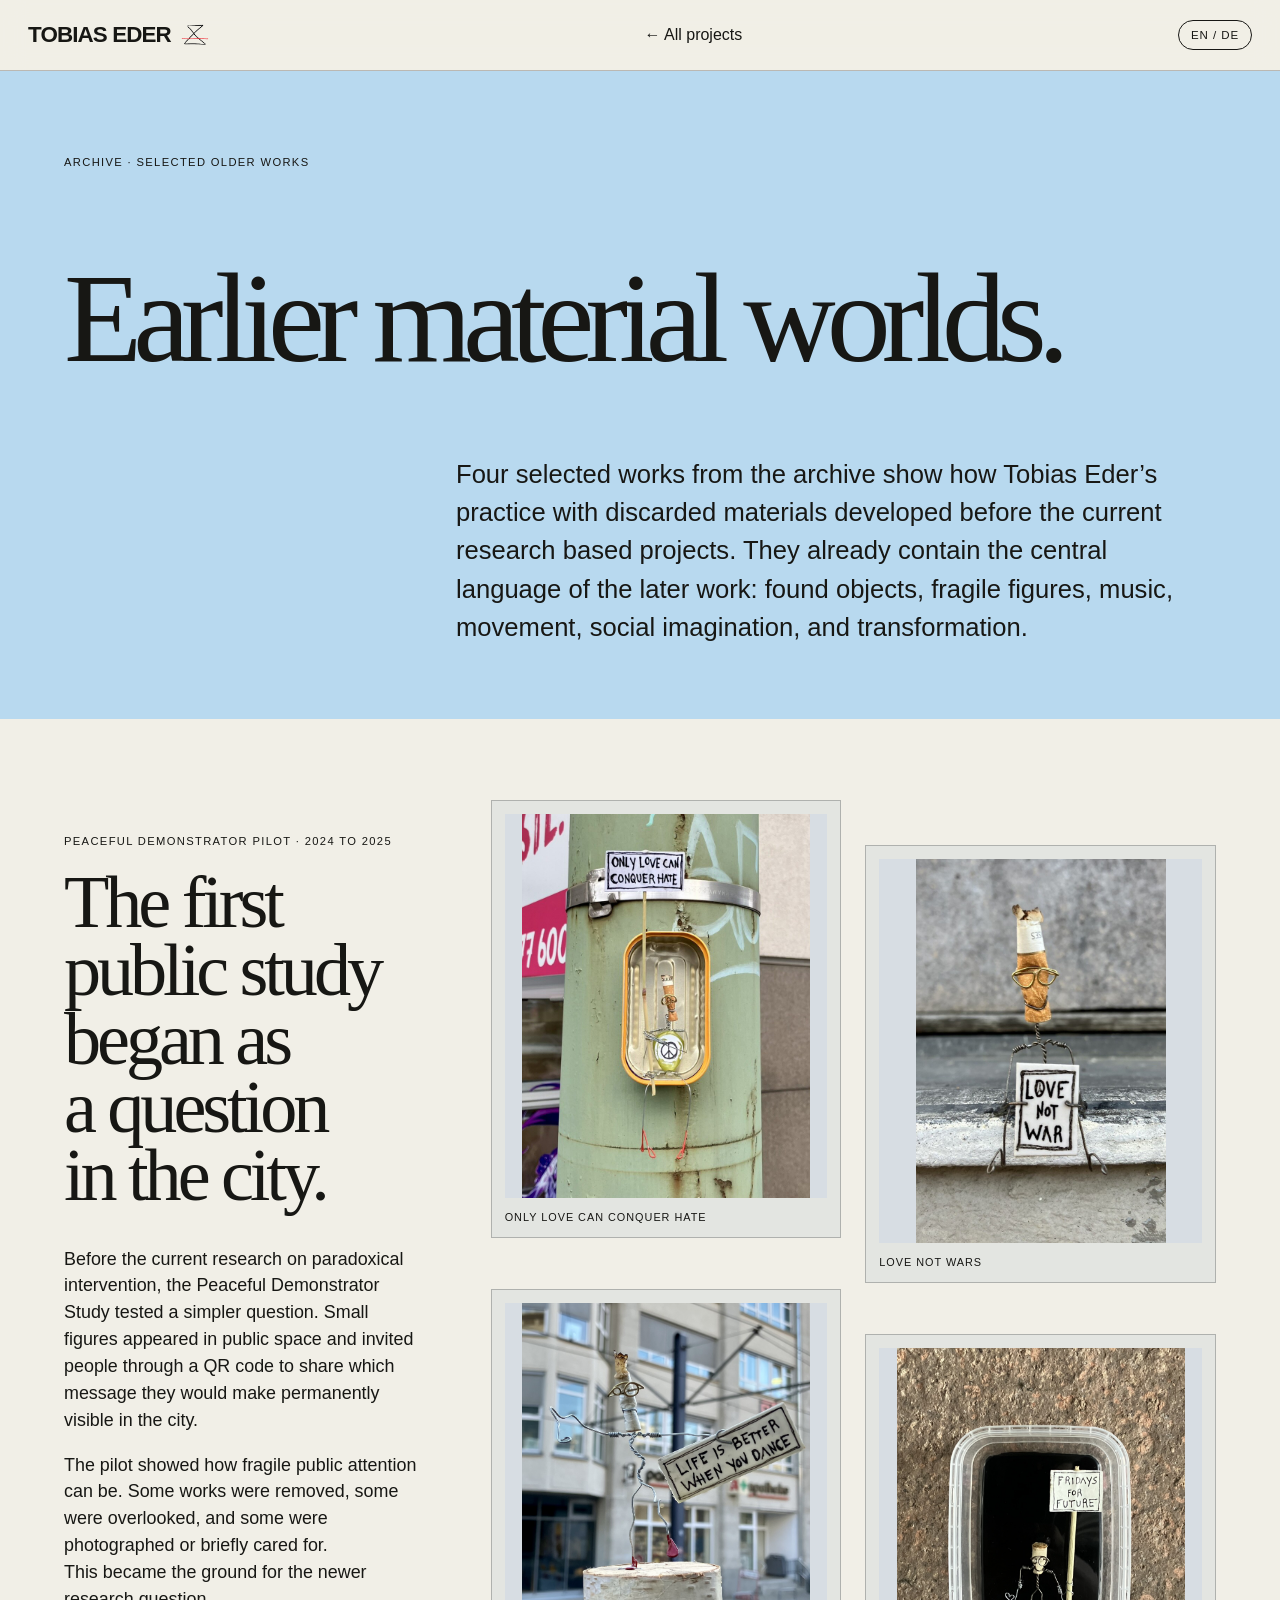
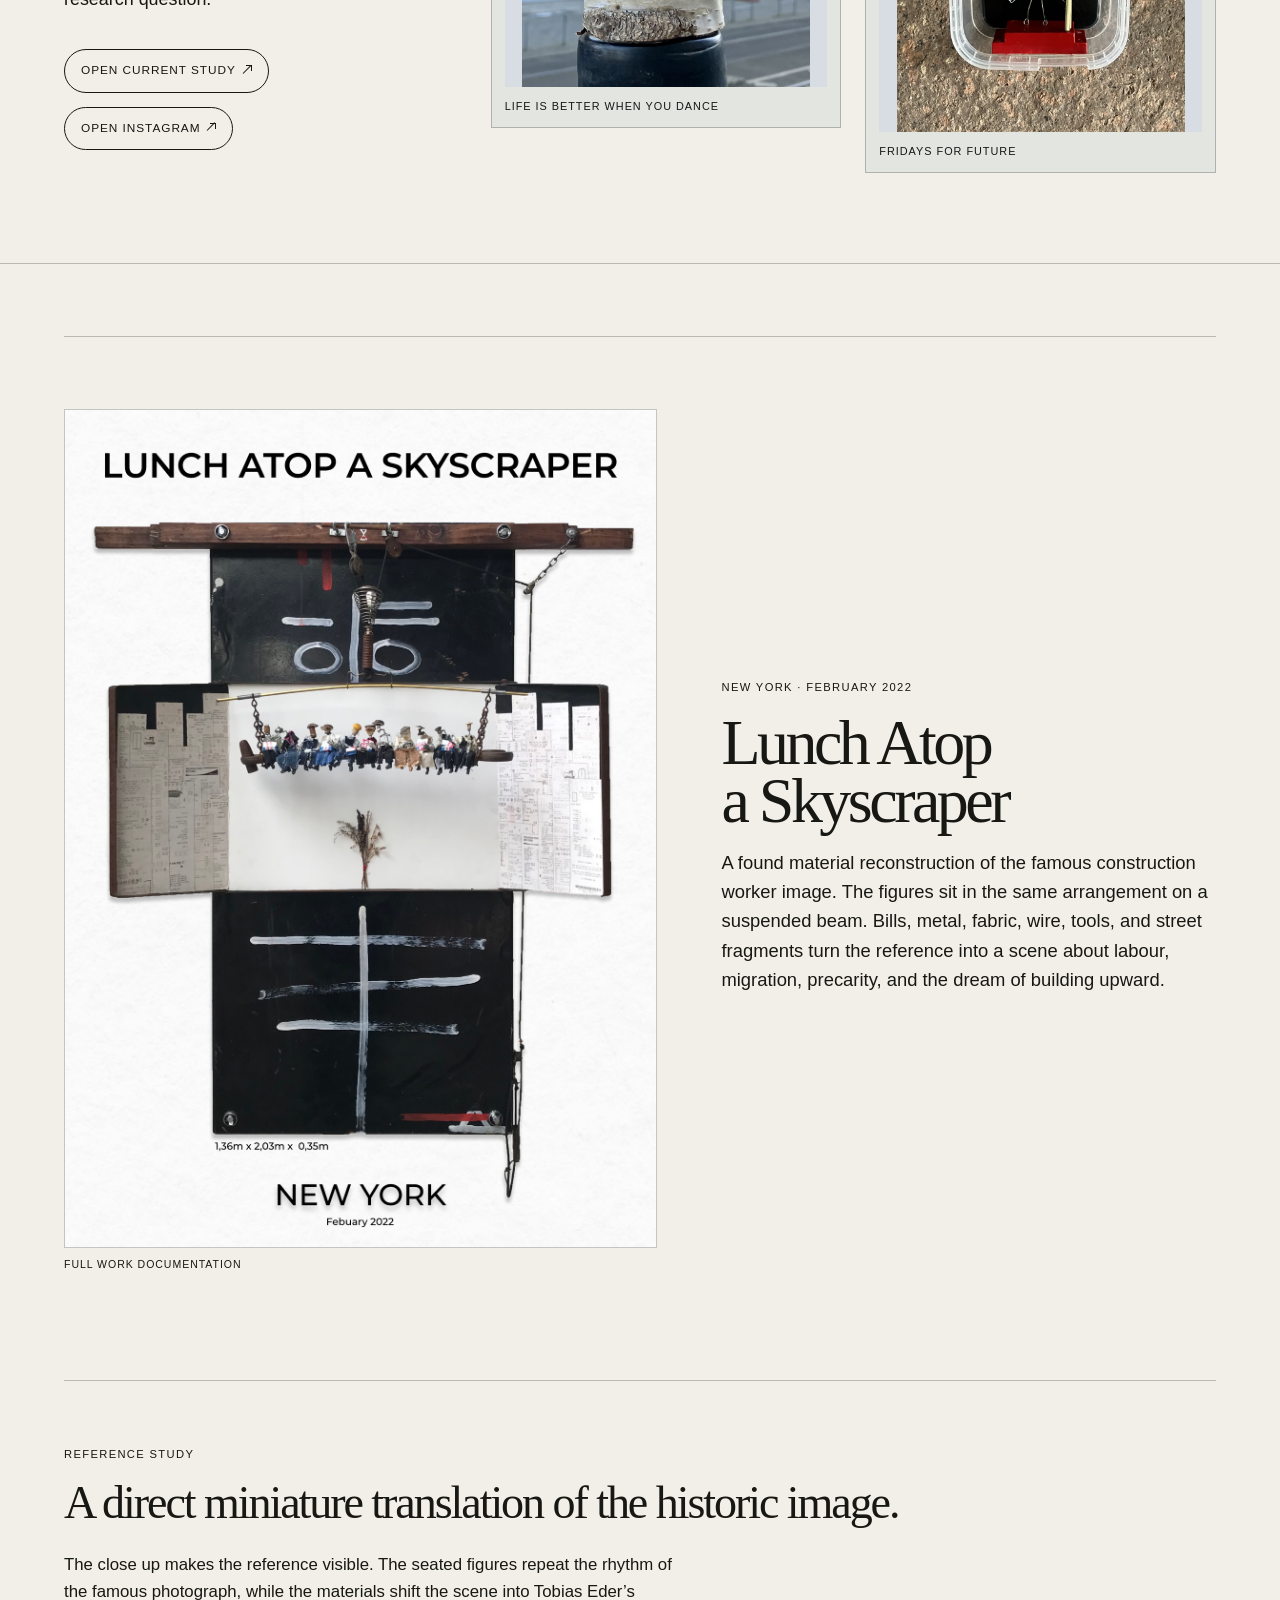
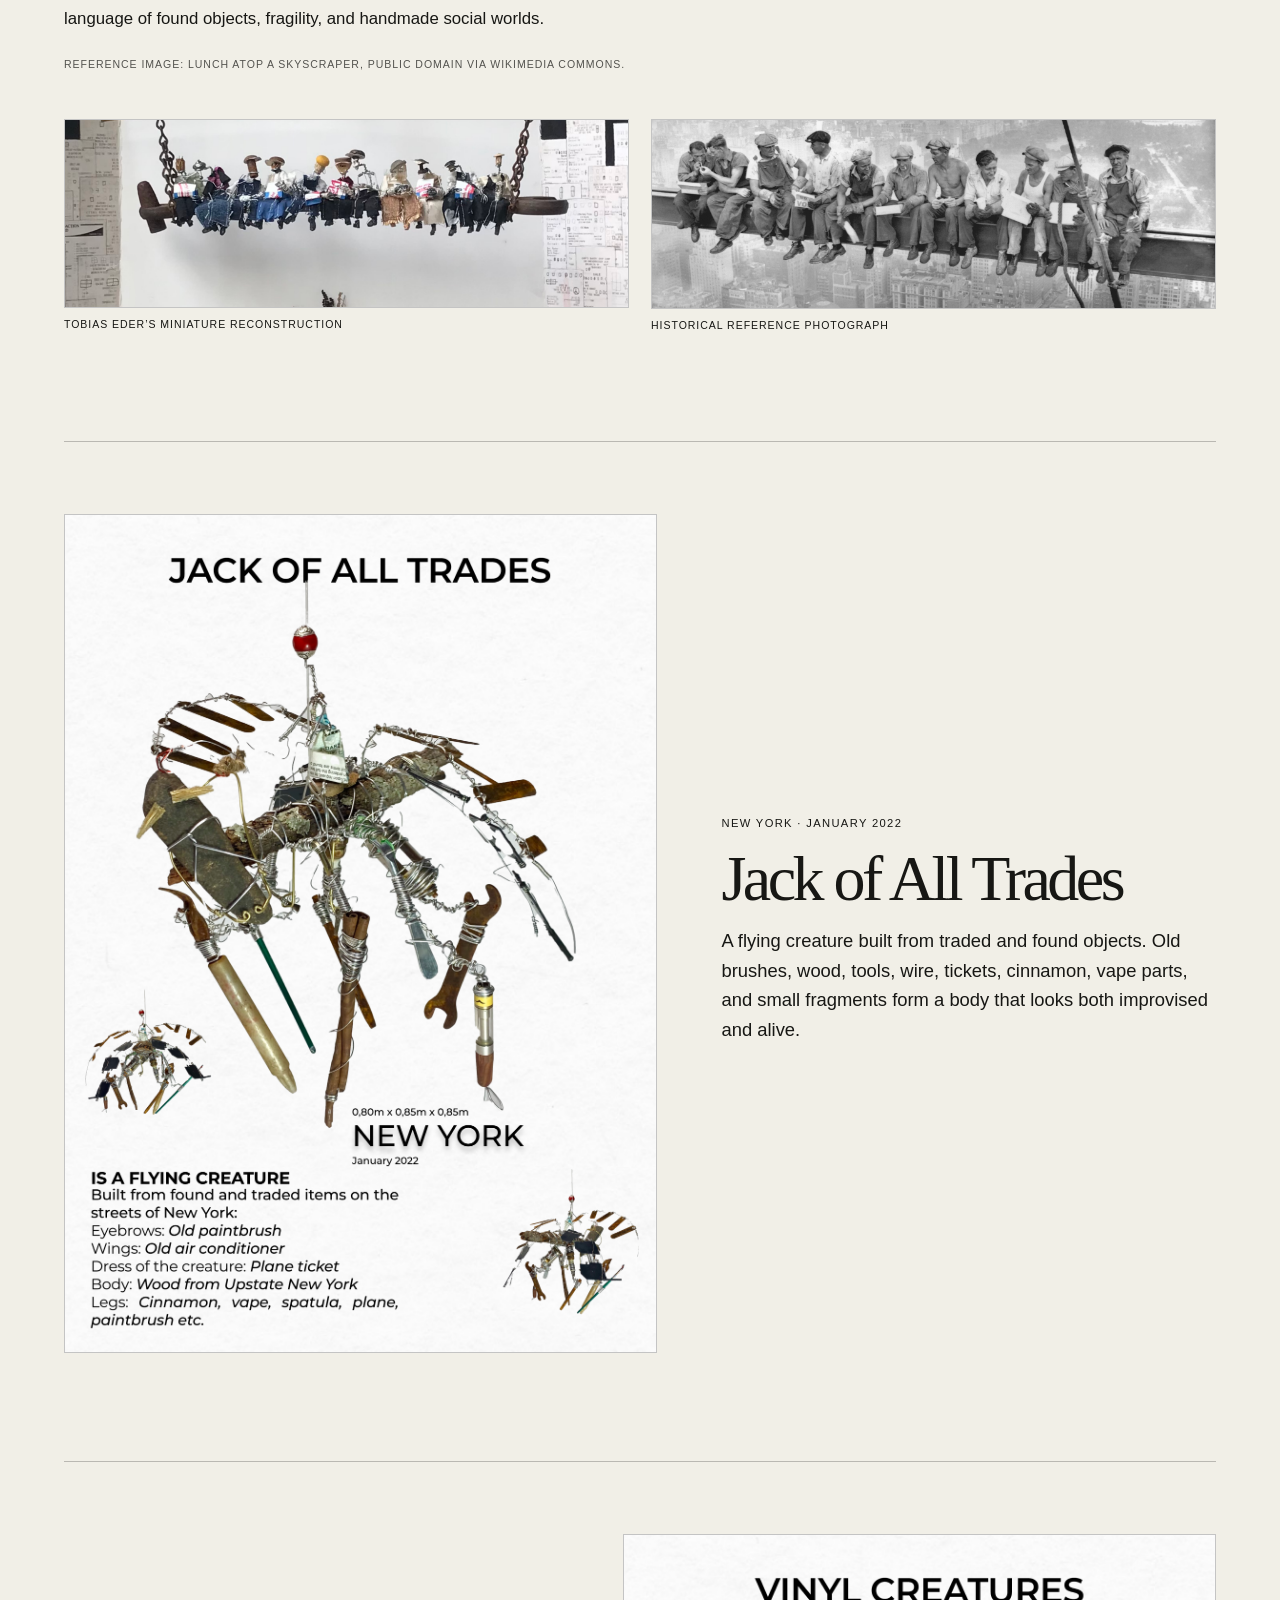
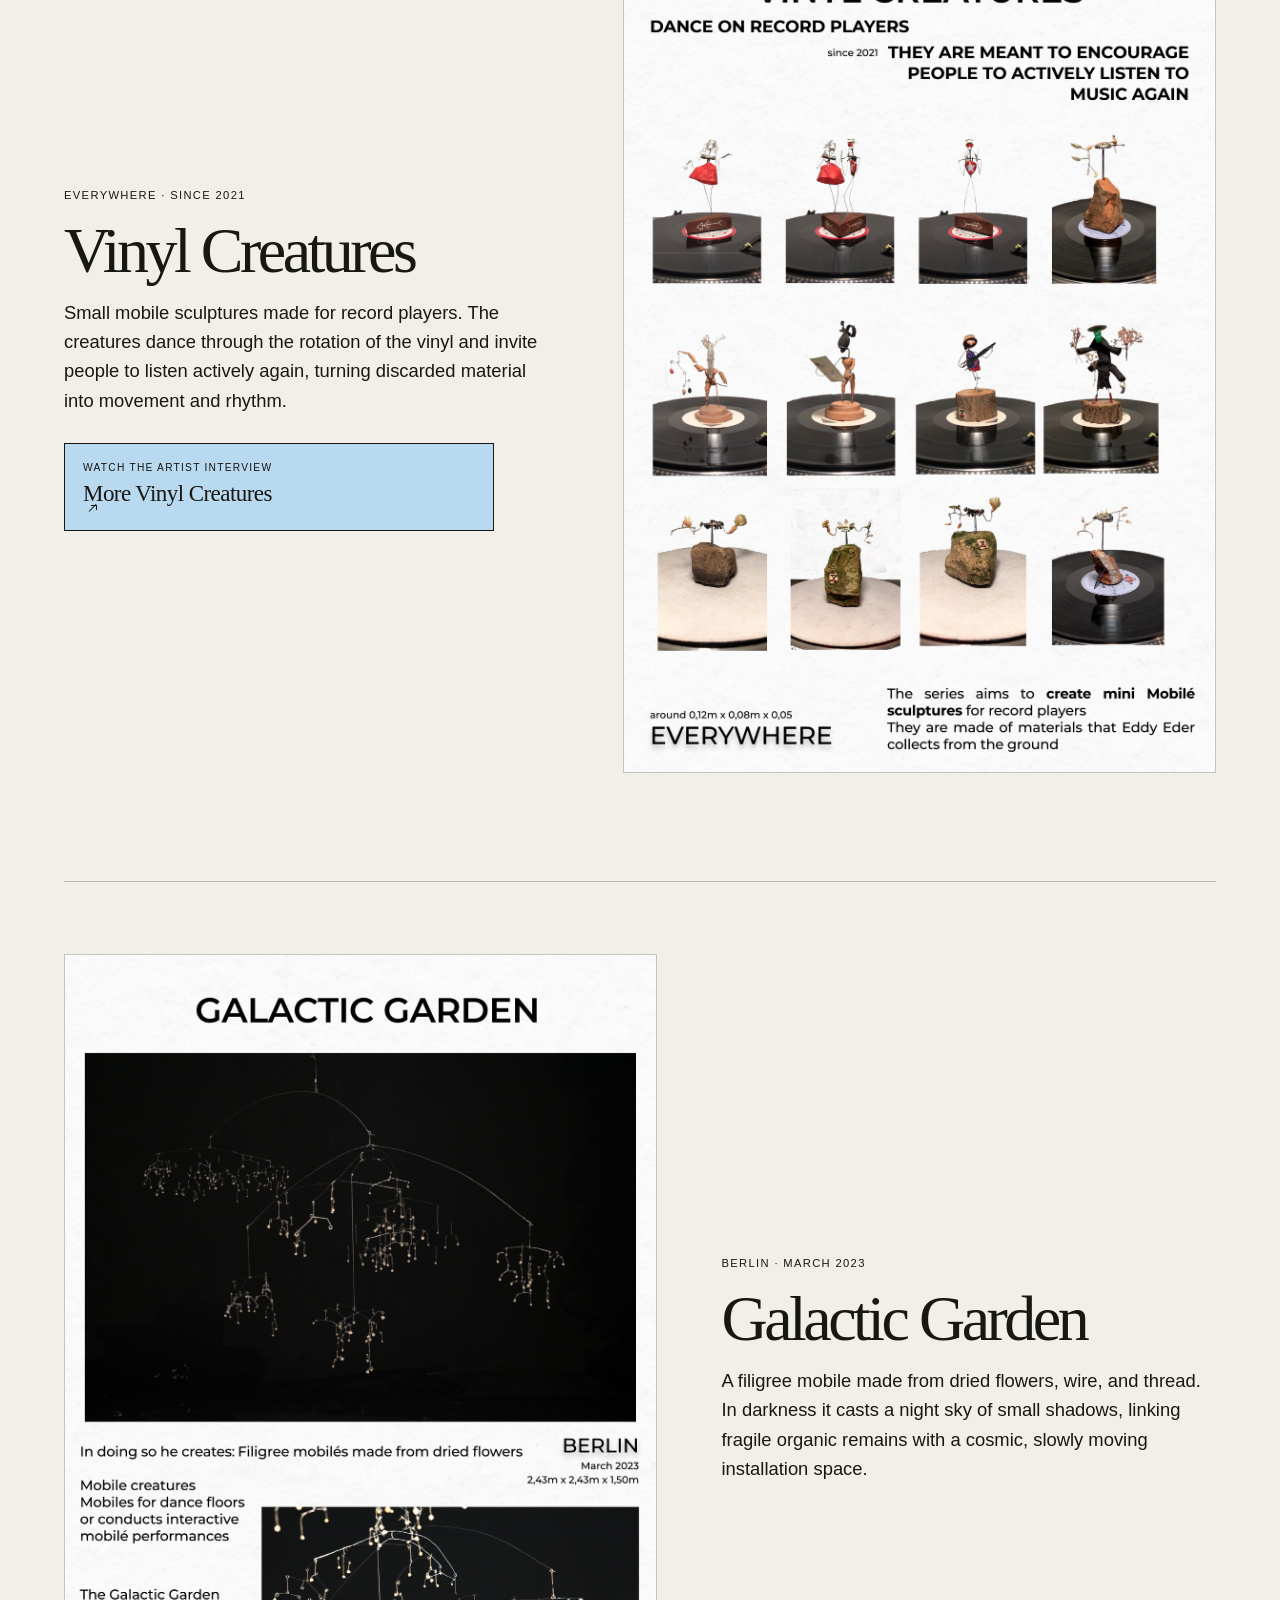
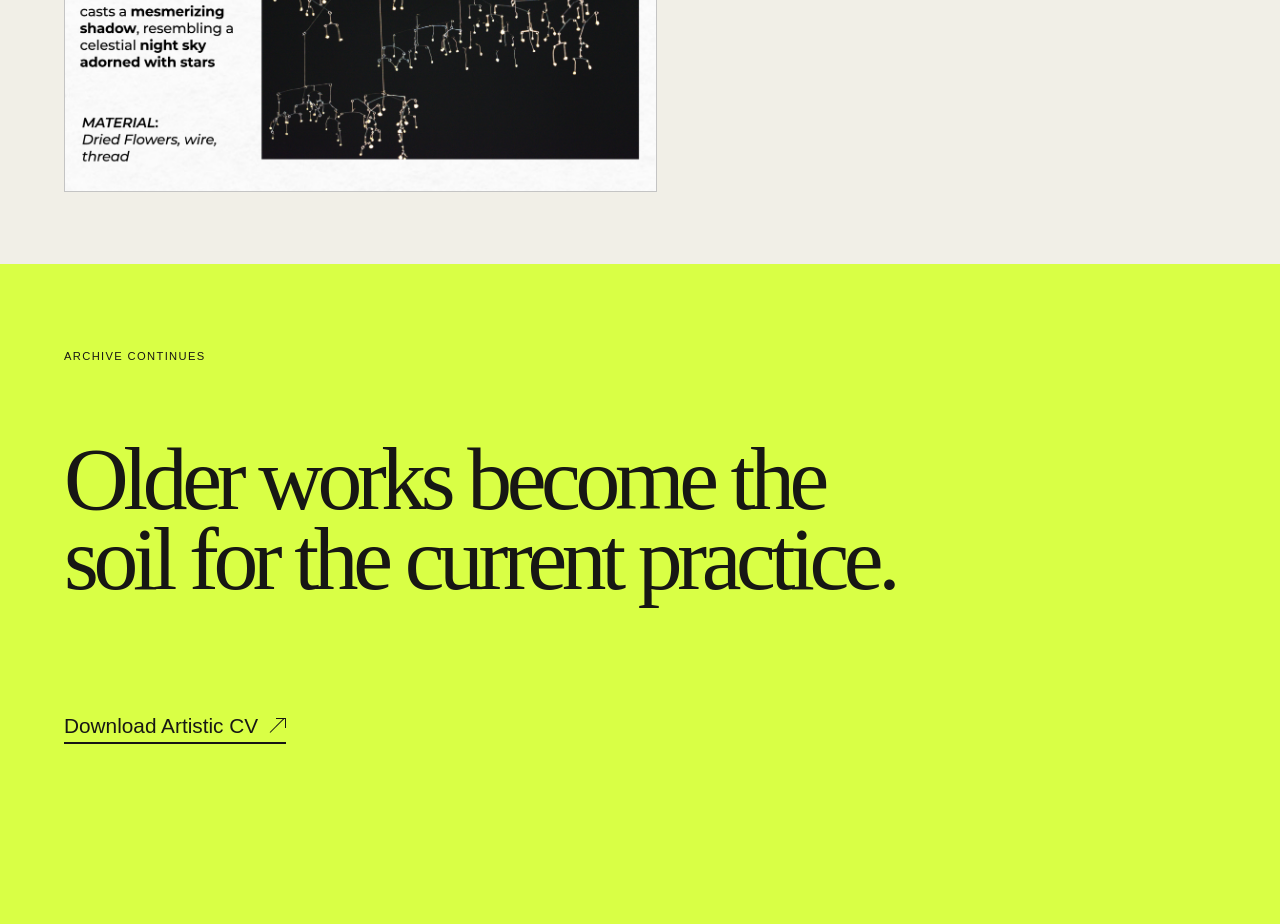
<file: older-works.html>
<!doctype html>
<html lang="en">
<head>
  <meta charset="utf-8">
  <meta name="viewport" content="width=device-width,initial-scale=1">
  <title>Older Works · Tobias Eder</title>
  <link rel="icon" type="image/png" href="assets/brand/tobias-eder-logo.png">
  <link rel="stylesheet" href="styles.css">
</head>
<body>
  <header class="site-header">
    <a class="wordmark" href="index.html">TOBIAS EDER <img class="signature-logo" src="assets/brand/tobias-eder-logo.png" alt="" aria-hidden="true"></a>
    <a class="back-link" href="index.html#projects">← All projects</a>
  </header>

  <main>
    <section class="works-hero">
      <p class="eyebrow">Archive · Selected older works</p>
      <h1>Earlier material worlds.</h1>
      <p>Four selected works from the archive show how Tobias Eder’s practice with discarded materials developed before the current research based projects. They already contain the central language of the later work: found objects, fragile figures, music, movement, social imagination, and transformation.</p>
    </section>

    <section class="pilot-archive" aria-labelledby="pilot-archive-title">
      <div class="pilot-archive-copy">
        <p class="project-meta">Peaceful Demonstrator Pilot · 2024 to 2025</p>
        <h2 id="pilot-archive-title">The first public study began as a question in the city.</h2>
        <p>Before the current research on paradoxical intervention, the Peaceful Demonstrator Study tested a simpler question. Small figures appeared in public space and invited people through a QR code to share which message they would make permanently visible in the city.</p>
        <p>The pilot showed how fragile public attention can be. Some works were removed, some were overlooked, and some were photographed or briefly cared for. This became the ground for the newer research question.</p>
        <div class="pilot-links">
          <a href="https://tobiaseder.science/peacefuldemonstratorstudy/">Open current study ↗</a>
          <a href="https://www.instagram.com/peaceful_demonstrator_study/" target="_blank" rel="noopener">Open Instagram ↗</a>
        </div>
      </div>
      <div class="pilot-gallery" aria-label="Selected Peaceful Demonstrators from the pilot archive">
        <figure class="pilot-card-values">
          <img src="assets/peaceful-study/safe/only-love-can-conquer-hate.jpg" alt="Peaceful Demonstrator carrying the message Only love can conquer hate">
          <figcaption>Only love can conquer hate</figcaption>
        </figure>
        <figure class="pilot-card-values">
          <img src="assets/peaceful-study/safe/love-not-wars.jpg" alt="Peaceful Demonstrator carrying the message Love not wars">
          <figcaption>Love not wars</figcaption>
        </figure>
        <figure class="pilot-card-poetic">
          <img src="assets/peaceful-study/social/life-is-better-when-you-dance.jpg" alt="Peaceful Demonstrator carrying the message Life is better when you dance">
          <figcaption>Life is better when you dance</figcaption>
        </figure>
        <figure class="pilot-card-poetic">
          <img src="assets/peaceful-study/social/fridays-for-future.jpg" alt="Peaceful Demonstrator carrying the message Fridays for Future">
          <figcaption>Fridays for Future</figcaption>
        </figure>
      </div>
    </section>

    <section class="works-grid" aria-label="Selected older works">
      <article class="work-card">
        <figure class="work-documentation work-documentation-main">
          <img src="assets/older-works/lunch-atop-a-skyscraper.png" alt="Portfolio page showing Lunch Atop a Skyscraper">
          <figcaption>Full work documentation</figcaption>
        </figure>
        <div>
          <p class="project-meta">New York · February 2022</p>
          <h2>Lunch Atop a Skyscraper</h2>
          <p>A found material reconstruction of the famous construction worker image. The figures sit in the same arrangement on a suspended beam. Bills, metal, fabric, wire, tools, and street fragments turn the reference into a scene about labour, migration, precarity, and the dream of building upward.</p>
        </div>
      </article>

      <section class="reference-study" aria-labelledby="lunch-reference-title">
        <div class="reference-study-copy">
          <p class="project-meta">Reference study</p>
          <h3 id="lunch-reference-title">A direct miniature translation of the historic image.</h3>
          <p>The close up makes the reference visible. The seated figures repeat the rhythm of the famous photograph, while the materials shift the scene into Tobias Eder’s language of found objects, fragility, and handmade social worlds.</p>
          <p class="source-note">Reference image: Lunch atop a Skyscraper, public domain via Wikimedia Commons.</p>
        </div>
        <div class="reference-pair">
          <figure>
            <img src="assets/older-works/lunch-atop-a-skyscraper-figures-closeup.png" alt="Close up of Tobias Eder’s miniature figures sitting on a beam">
            <figcaption>Tobias Eder’s miniature reconstruction</figcaption>
          </figure>
          <figure>
            <img src="assets/older-works/lunch-atop-skyscraper-reference-closeup-match.jpg" alt="Historical photograph Lunch atop a Skyscraper cropped to the seated workers on the beam">
            <figcaption>Historical reference photograph</figcaption>
          </figure>
        </div>
      </section>

      <article class="work-card">
        <img src="assets/older-works/jack-of-all-trades.png" alt="Portfolio page showing Jack of All Trades">
        <div>
          <p class="project-meta">New York · January 2022</p>
          <h2>Jack of All Trades</h2>
          <p>A flying creature built from traded and found objects. Old brushes, wood, tools, wire, tickets, cinnamon, vape parts, and small fragments form a body that looks both improvised and alive.</p>
        </div>
      </article>

      <article class="work-card" id="vinyl-creatures">
        <a class="work-image-link" href="index.html#artist-interview" aria-label="Open artist interview about Vinyl Creatures">
          <img src="assets/older-works/vinyl-creatures.png" alt="Portfolio page showing Vinyl Creatures">
        </a>
        <div>
          <p class="project-meta">Everywhere · since 2021</p>
          <h2>Vinyl Creatures</h2>
          <p>Small mobile sculptures made for record players. The creatures dance through the rotation of the vinyl and invite people to listen actively again, turning discarded material into movement and rhythm.</p>
          <a class="work-video-link" href="index.html#artist-interview"><span>Watch the artist interview</span><strong>More Vinyl Creatures&nbsp; ↗</strong></a>
        </div>
      </article>

      <article class="work-card">
        <img src="assets/older-works/galactic-garden.png" alt="Portfolio page showing Galactic Garden">
        <div>
          <p class="project-meta">Berlin · March 2023</p>
          <h2>Galactic Garden</h2>
          <p>A filigree mobile made from dried flowers, wire, and thread. In darkness it casts a night sky of small shadows, linking fragile organic remains with a cosmic, slowly moving installation space.</p>
        </div>
      </article>
    </section>
  </main>

  <footer class="footer compact-footer">
    <p class="eyebrow">Archive continues</p>
    <h2>Older works become the soil for the current practice.</h2>
    <a class="contact-link" href="assets/Tobias_Eder_Artistic_CV_2026.pdf" target="_blank" rel="noopener">Download Artistic CV ↗</a>
  </footer>

  <script src="tobias-i18n.js"></script>
  <script src="site-motion.js"></script>
</body>
</html>
</file>
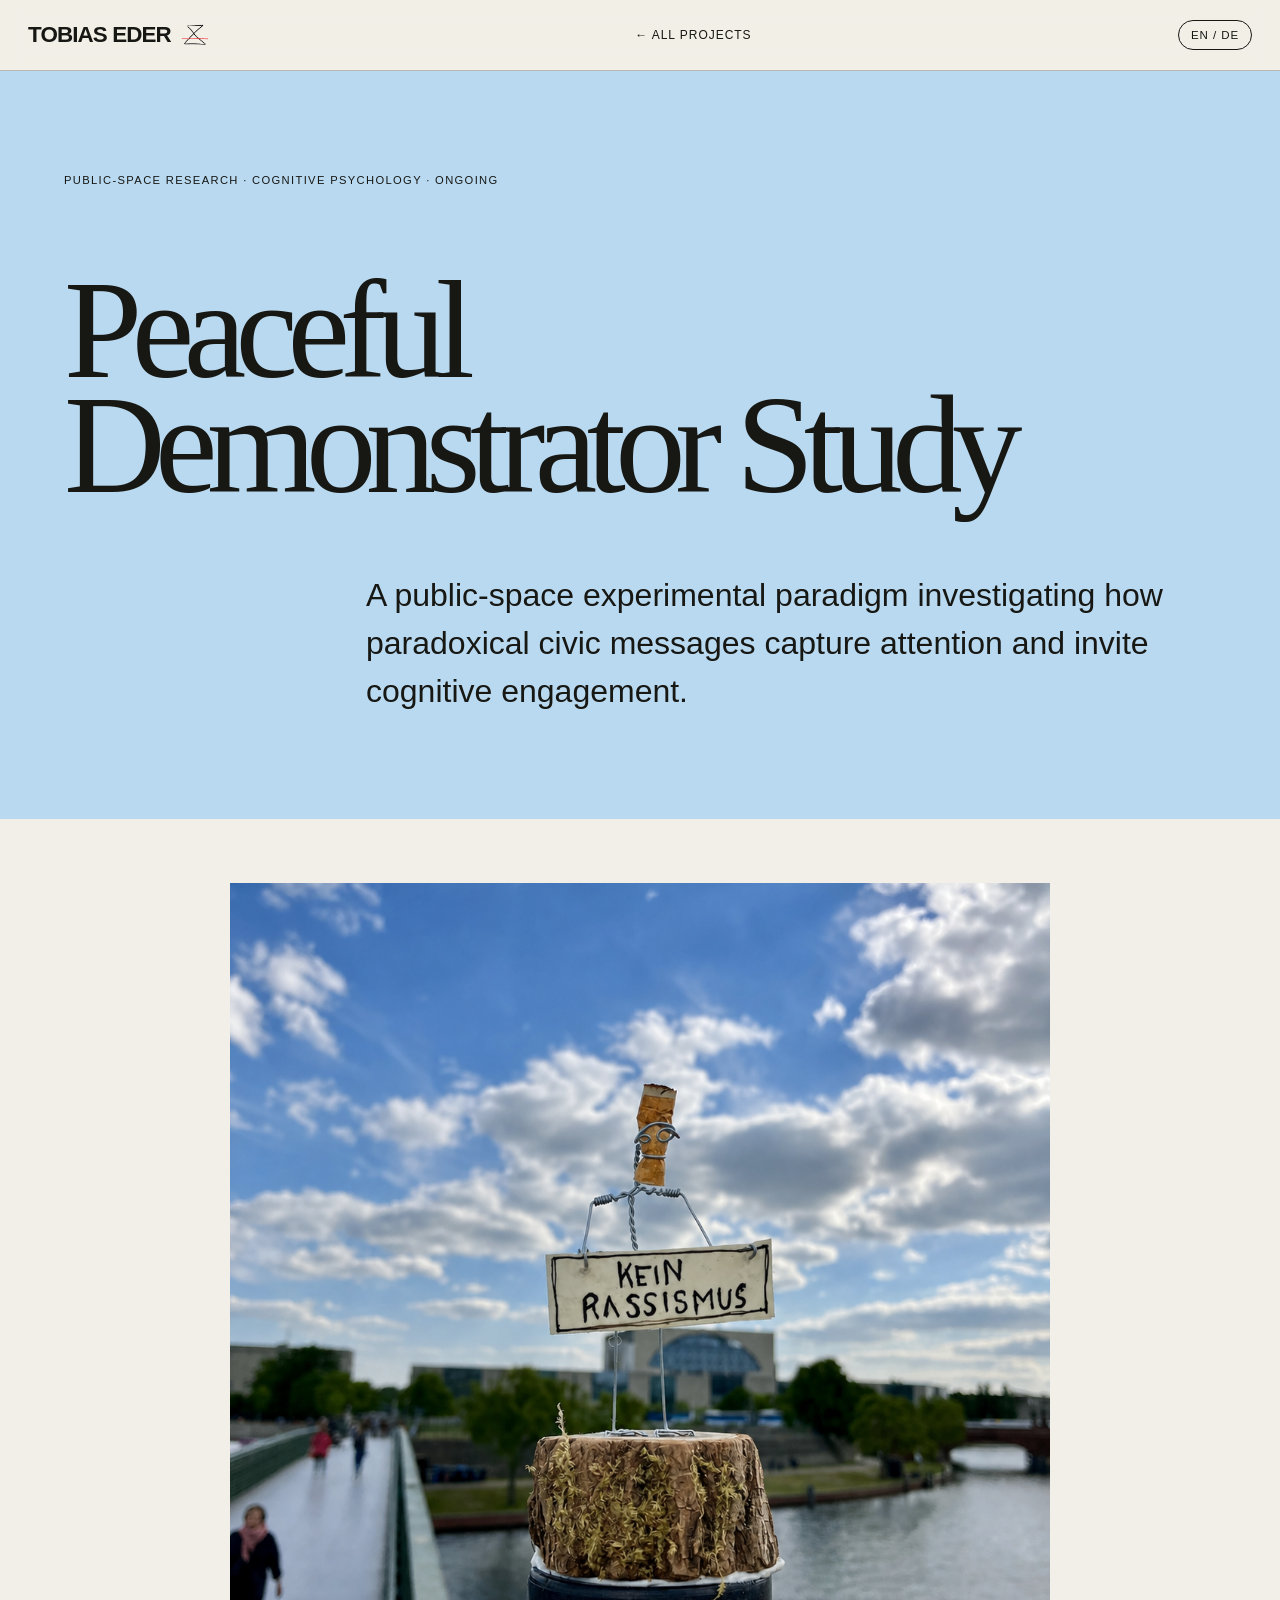
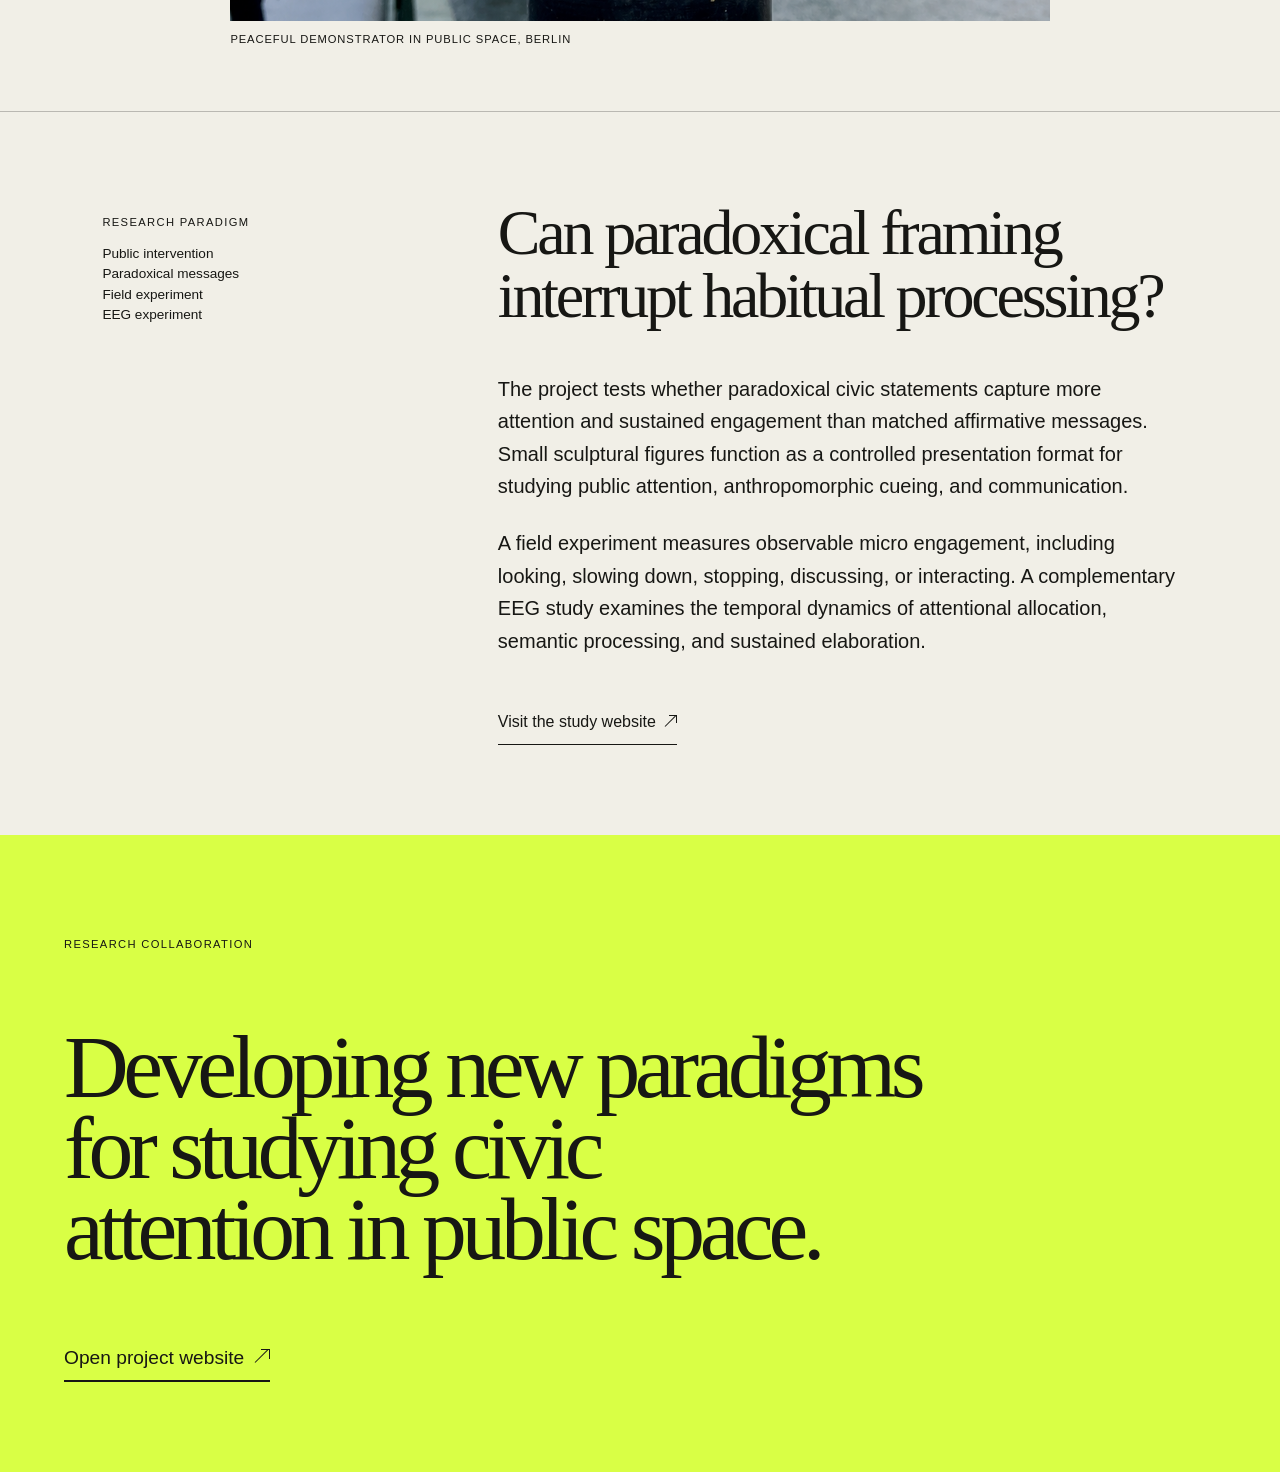
<file: peaceful-demonstrator.html>
<!doctype html><html lang="en"><head><meta charset="utf-8"><meta name="viewport" content="width=device-width,initial-scale=1"><title>Peaceful Demonstrator Study, Tobias Eder</title><link rel="stylesheet" href="styles.css"><link rel="stylesheet" href="project.css"></head><body>
<header class="site-header"><a class="wordmark" href="index.html">TOBIAS EDER</a><a class="back-link" href="index.html#projects">← All projects</a></header>
<main><section class="project-hero peaceful"><p class="eyebrow">Public-space research · Cognitive psychology · Ongoing</p><h1>Peaceful Demonstrator Study</h1><p class="project-intro">A public-space experimental paradigm investigating how paradoxical civic messages capture attention and invite cognitive engagement.</p></section>
<figure class="full-bleed portrait"><img src="assets/peaceful-demonstrator-lightened.png" alt="Peaceful demonstrator with a Kein Rassismus sign in Berlin"><figcaption>Peaceful Demonstrator in public space, Berlin</figcaption></figure>
<section class="project-body"><aside><p class="eyebrow">Research paradigm</p><p>Public intervention<br>Paradoxical messages<br>Field experiment<br>EEG experiment</p></aside><div><h2>Can paradoxical framing interrupt habitual processing?</h2><p>The project tests whether paradoxical civic statements capture more attention and sustained engagement than matched affirmative messages. Small sculptural figures function as a controlled presentation format for studying public attention, anthropomorphic cueing, and communication.</p><p>A field experiment measures observable micro engagement, including looking, slowing down, stopping, discussing, or interacting. A complementary EEG study examines the temporal dynamics of attentional allocation, semantic processing, and sustained elaboration.</p><a class="text-link" href="https://tobiaseder.science/peacefuldemonstratorstudy/">Visit the study website ↗</a></div></section>
<section class="application-callout"><p class="eyebrow">Research collaboration</p><h2>Developing new paradigms for studying civic attention in public space.</h2><a href="https://tobiaseder.science/peacefuldemonstratorstudy/">Open project website ↗</a></section></main><script src="tobias-i18n.js"></script><script src="site-motion.js"></script></body></html>
</file>
<file: styles.css>
:root{--ink:#171714;--paper:#f1efe7;--acid:#d9ff45;--orange:#ff6542;--blue:#b8d9ef;--line:rgba(23,23,20,.25);--serif:Georgia,"Times New Roman",serif;--sans:Arial,Helvetica,sans-serif}
*{box-sizing:border-box}html{scroll-behavior:smooth}body{margin:0;background:var(--paper);color:var(--ink);font-family:var(--sans);font-size:16px;line-height:1.5}a{color:inherit;text-decoration:none}img{display:block;width:100%;height:100%;object-fit:cover}.site-header{position:sticky;top:0;z-index:20;display:flex;align-items:center;justify-content:space-between;padding:18px 28px;border-bottom:1px solid var(--line);background:rgba(241,239,231,.92);backdrop-filter:blur(12px)}.wordmark{font-weight:900;letter-spacing:-.04em;font-size:1.4rem}.main-menu{display:flex;gap:28px}.main-menu a,.menu-button{font-size:.78rem;text-transform:uppercase;letter-spacing:.08em}.main-menu a:hover{text-decoration:underline}.menu-button{display:none;border:0;background:none}.hero{min-height:88vh;padding:8vh 5vw 5vh;display:flex;flex-direction:column;justify-content:space-between}.eyebrow,.project-meta,.index{text-transform:uppercase;letter-spacing:.12em;font-size:.7rem}.hero h1{max-width:1200px;margin:6vh 0 4vh;font-family:var(--serif);font-weight:400;font-size:clamp(3.4rem,8.6vw,9.5rem);line-height:.88;letter-spacing:-.065em}.hero-copy{align-self:flex-end;max-width:510px;font-size:clamp(1.15rem,2vw,1.7rem)}.round-link{display:grid;place-items:center;width:52px;height:52px;border:1px solid var(--ink);border-radius:50%;font-size:1.5rem}.projects,.about{padding:9vh 5vw}.section-heading{display:grid;grid-template-columns:90px 1fr;align-items:end;padding-bottom:22px;border-bottom:1px solid var(--line);margin-bottom:6vh}.section-heading h2{margin:0;font-size:clamp(2rem,4vw,4rem);font-weight:500;letter-spacing:-.045em}.index{margin:0}.project-featured{display:grid;grid-template-columns:minmax(0,1.55fr) minmax(300px,.7fr);gap:4vw;align-items:end;margin-bottom:12vh}.project-image{height:min(73vh,820px);overflow:hidden}.project-image img,.card-image img{transition:transform .7s ease}.project-image:hover img,.card-image:hover img{transform:scale(1.025)}.project-copy h3,.project-card h3{font-family:var(--serif);font-weight:400;letter-spacing:-.045em}.project-copy h3{font-size:clamp(3rem,6vw,7rem);line-height:.9;margin:18px 0}.project-copy>p:not(.project-meta){max-width:520px;font-size:1.15rem}.text-link{display:inline-block;border-bottom:1px solid;padding:10px 0;margin-top:18px}.project-grid{display:grid;grid-template-columns:1fr 1fr;gap:4vw}.project-card h3{font-size:clamp(2.1rem,3.5vw,4.2rem);line-height:.95;margin:14px 0}.project-card>p:last-child{max-width:560px}.card-image,.material-field{display:block;height:62vh;max-height:720px;overflow:hidden}.material-field{position:relative;background:#171714;color:var(--paper);isolation:isolate}.material-field strong{position:absolute;left:7%;bottom:7%;font-family:var(--serif);font-weight:400;font-size:clamp(1.8rem,3.5vw,4rem);line-height:.95;max-width:70%;z-index:2}.reflection{position:absolute;border-radius:50%;filter:blur(2px);mix-blend-mode:screen}.reflection-one{width:64%;aspect-ratio:1;left:-12%;top:-8%;background:radial-gradient(circle at 40% 38%,white,rgba(184,217,239,.85) 18%,transparent 60%)}.reflection-two{width:55%;aspect-ratio:1;right:-7%;top:14%;background:radial-gradient(circle at 58% 45%,var(--acid),rgba(255,101,66,.7) 28%,transparent 62%)}.reflection-three{width:45%;aspect-ratio:1;left:25%;bottom:-20%;background:radial-gradient(circle,white,rgba(255,255,255,.1) 45%,transparent 68%)}.manifesto{background:var(--ink);color:var(--paper);padding:9vh 5vw}.inverse{border-color:rgba(241,239,231,.3)}.manifesto-text{max-width:1250px;font-family:var(--serif);font-size:clamp(2.5rem,5.6vw,7rem);line-height:1.02;letter-spacing:-.05em}.practice-tags{display:flex;flex-wrap:wrap;gap:10px;margin-top:8vh}.practice-tags span{border:1px solid rgba(241,239,231,.4);border-radius:999px;padding:9px 14px;font-size:.78rem;text-transform:uppercase;letter-spacing:.08em}.about-grid{display:grid;grid-template-columns:1fr 1fr;gap:8vw}.about-grid p{font-size:1.15rem}.about-grid .lead{font-family:var(--serif);font-size:clamp(2rem,3.5vw,4rem);line-height:1.05;margin:0}.footer{padding:11vh 5vw 4vh;background:var(--acid)}.footer h2{font-family:var(--serif);font-weight:400;font-size:clamp(3rem,7vw,8rem);line-height:.9;letter-spacing:-.06em;max-width:1200px}.contact-link{display:inline-block;font-size:1.3rem;border-bottom:2px solid;margin:4vh 0 10vh}.footer-bottom{border-top:1px solid var(--ink);padding-top:20px;display:flex;justify-content:space-between;font-size:.8rem;text-transform:uppercase;letter-spacing:.08em}
.lang-toggle{border:1px solid var(--ink);border-radius:999px;background:transparent;color:inherit;padding:8px 12px;cursor:pointer;font-size:.72rem;text-transform:uppercase;letter-spacing:.08em}
@media(max-width:760px){.site-header{padding:15px 18px}.menu-button{display:block}.main-menu{display:none;position:absolute;top:100%;left:0;right:0;flex-direction:column;padding:24px 18px;background:var(--paper);border-bottom:1px solid var(--ink)}.main-menu.open{display:flex}.hero{padding:7vh 18px 4vh;min-height:82vh}.hero h1{font-size:clamp(3.3rem,17vw,6.2rem)}.projects,.about,.manifesto,.footer{padding-left:18px;padding-right:18px}.section-heading{grid-template-columns:46px 1fr}.project-featured,.project-grid,.about-grid{grid-template-columns:1fr}.project-featured{gap:28px}.project-image,.card-image,.material-field{height:58vh}.project-grid{gap:12vh}.manifesto-text{font-size:2.6rem}.footer h2{font-size:3.6rem}}
@media(prefers-reduced-motion:reduce){html{scroll-behavior:auto}*{transition:none!important}}
.archive-entry{margin-top:11vh;border-top:1px solid var(--line);border-bottom:1px solid var(--line);padding:35px 0;display:grid;grid-template-columns:80px 1fr auto;gap:3vw;align-items:center}.archive-entry h3{font:400 clamp(2.2rem,4vw,4.8rem)/.95 var(--serif);letter-spacing:-.045em;margin:8px 0}.archive-entry p{margin:0;max-width:650px}.archive-entry>span{font-size:.72rem;letter-spacing:.1em}.archive-entry>strong{font-size:.85rem;font-weight:400}.archive-entry:hover h3{text-decoration:underline}
@media(max-width:760px){.archive-entry{grid-template-columns:35px 1fr}.archive-entry>strong{grid-column:2;margin-top:20px}}
.archive-entry-with-image{grid-template-columns:80px minmax(180px,260px) 1fr auto}.archive-entry-with-image>img{height:150px;object-fit:cover;border:1px solid var(--line);background:white}.work-image-stack{display:grid;gap:14px}.work-image-stack img{width:100%;height:auto;object-fit:contain;background:white;border:1px solid var(--line)}.work-documentation{margin:0}.work-documentation img{width:100%;height:auto;object-fit:contain;background:white;border:1px solid var(--line)}.reference-study{display:grid;grid-template-columns:1fr;gap:4vh;border-top:1px solid var(--line);padding-top:6vh}.reference-study-copy{max-width:980px}.reference-study-copy h3{font:400 clamp(2rem,3.6vw,4.8rem)/.96 var(--serif);letter-spacing:-.045em;margin:2vh 0 3vh}.reference-study-copy p:not(.project-meta):not(.source-note){font-size:1.05rem;max-width:760px}.reference-pair{display:grid;grid-template-columns:1fr 1fr;gap:22px;align-items:start;width:100%}.reference-pair figure{margin:0}.reference-pair img{width:100%;height:auto;object-fit:contain;background:white;border:1px solid var(--line)}.reference-pair figcaption,.work-documentation figcaption,.source-note{text-transform:uppercase;letter-spacing:.09em;font-size:.66rem;line-height:1.35}.reference-pair figcaption,.work-documentation figcaption{margin-top:9px}.source-note{margin-top:24px;opacity:.72}
@media(max-width:760px){.reference-pair{grid-template-columns:1fr}}
@media(max-width:760px){.archive-entry-with-image{grid-template-columns:35px 1fr}.archive-entry-with-image>img{grid-column:2;height:auto;aspect-ratio:16/6;margin-bottom:10px}.work-image-stack{gap:10px}}
.title-card-image{height:auto;aspect-ratio:1710/554;background:#171714;overflow:hidden}.title-card-image img{height:100%;object-fit:contain;object-position:center}.title-wide img{height:auto;object-fit:contain;background:#171714}
.works-hero{min-height:72vh;padding:8vh 5vw;background:var(--blue);display:flex;flex-direction:column;justify-content:space-between}.works-hero h1{font:400 clamp(4rem,10vw,11rem)/.86 var(--serif);letter-spacing:-.07em;margin:6vh 0}.works-hero>p:last-child{max-width:760px;margin:0 0 0 auto;font-size:clamp(1.15rem,2vw,1.6rem)}.works-grid{padding:8vh 5vw;display:grid;gap:12vh}.work-card{display:grid;grid-template-columns:minmax(280px,.9fr) minmax(320px,.75fr);gap:5vw;align-items:center;border-top:1px solid var(--line);padding-top:8vh}.work-card:nth-child(even){grid-template-columns:minmax(320px,.75fr) minmax(280px,.9fr)}.work-card:nth-child(even) img{grid-column:2}.work-card:nth-child(even) div{grid-column:1;grid-row:1}.work-card img{height:auto;object-fit:contain;background:white;border:1px solid var(--line)}.work-card h2{font:400 clamp(2.7rem,5vw,6rem)/.9 var(--serif);letter-spacing:-.055em;margin:2vh 0}.work-card p:not(.project-meta){font-size:1.15rem;max-width:680px}.compact-footer{padding-top:8vh}
@media(max-width:760px){.works-hero,.works-grid{padding-left:18px;padding-right:18px}.works-hero h1{font-size:17vw}.work-card,.work-card:nth-child(even){grid-template-columns:1fr}.work-card:nth-child(even) img,.work-card:nth-child(even) div{grid-column:auto;grid-row:auto}}
.cv-hero{padding:9vh 5vw 7vh;background:var(--acid);border-bottom:1px solid var(--ink)}.cv-hero h1{font:400 clamp(4.5rem,11vw,13rem)/.82 var(--serif);letter-spacing:-.075em;margin:7vh 0 4vh}.cv-intro{max-width:850px;font:400 clamp(1.55rem,3vw,3rem)/1.08 var(--serif);letter-spacing:-.035em;margin:0}.cv-contact{display:flex;flex-wrap:wrap;gap:10px;margin-top:6vh}.cv-contact a,.cv-contact span{border:1px solid var(--ink);border-radius:999px;padding:9px 14px;font-size:.78rem;text-transform:uppercase;letter-spacing:.08em}.cv-actions{display:flex;gap:22px;flex-wrap:wrap;margin-top:2vh}.cv-section{padding:8vh 5vw;border-bottom:1px solid var(--line)}.cv-section>p{max-width:920px;font-size:1.15rem}.cv-lead{font:400 clamp(1.8rem,3.3vw,4rem)/1.07 var(--serif);letter-spacing:-.045em}.cv-list{display:grid;grid-template-columns:1fr 1fr;gap:28px 5vw}.cv-entry{border-top:1px solid var(--line);padding-top:24px}.cv-entry h3{font:400 clamp(2rem,3.2vw,4rem)/.95 var(--serif);letter-spacing:-.045em;margin:10px 0 16px}.cv-entry p:not(.project-meta){max-width:680px}.cv-timeline{display:grid;gap:14px;max-width:1000px}.cv-timeline p{display:grid;grid-template-columns:160px 1fr;gap:28px;margin:0;padding:16px 0;border-bottom:1px solid var(--line);font-size:1.05rem}.cv-timeline span{font-size:.76rem;text-transform:uppercase;letter-spacing:.1em}.cv-note{margin-top:6vh;font-size:.95rem!important;opacity:.78}.cv-final{background:var(--blue)}
.cv-profile-section .section-heading h2{font:400 clamp(3.4rem,6vw,6.4rem)/.88 var(--serif);letter-spacing:-.065em}
@media(max-width:760px){.cv-hero,.cv-section{padding-left:18px;padding-right:18px}.cv-hero h1{font-size:18vw}.cv-list{grid-template-columns:1fr}.cv-timeline p{grid-template-columns:1fr;gap:4px}.cv-contact a,.cv-contact span{font-size:.68rem}}
.about-grid{grid-template-columns:minmax(260px,.75fr) 1fr;align-items:start}.about-grid .lead{margin:0 0 24px}.profile-photo{margin:0;aspect-ratio:4/5;overflow:hidden;border:1px solid var(--ink);background:var(--ink)}.profile-photo img{object-fit:cover}.cv-hero-grid{display:grid;grid-template-columns:1fr minmax(260px,390px);gap:5vw;align-items:end}.cv-profile-photo{margin:0;aspect-ratio:4/5;overflow:hidden;border:1px solid var(--ink);background:var(--ink)}.cv-profile-photo img{object-fit:cover}.cv-teaser-grid{display:grid;grid-template-columns:repeat(3,1fr);gap:22px;margin-top:7vh}.cv-teaser{display:grid;grid-template-rows:260px auto;border:1px solid var(--ink);background:var(--paper);overflow:hidden}.cv-teaser img{object-fit:cover}.cv-teaser>span:last-child{padding:16px;font-size:.78rem;text-transform:uppercase;letter-spacing:.1em}.cv-teaser-field{display:flex;align-items:flex-end;padding:22px;background:var(--ink);color:var(--paper);font:400 2.4rem/.92 var(--serif);letter-spacing:-.05em}
@media(max-width:760px){.about-grid,.cv-hero-grid,.cv-teaser-grid{grid-template-columns:1fr}.cv-teaser{grid-template-rows:230px auto}}
.media-feature{padding:9vh 5vw;background:var(--blue);border-top:1px solid var(--ink)}.media-grid{display:grid;grid-template-columns:minmax(280px,.7fr) minmax(320px,1.3fr);gap:5vw;align-items:end}.media-grid h3{font:400 clamp(3rem,6vw,7rem)/.9 var(--serif);letter-spacing:-.055em;margin:2vh 0}.media-grid p:not(.project-meta){font-size:1.15rem;max-width:620px}.artist-video{width:100%;height:auto;display:block;background:var(--ink);border:1px solid var(--ink)}
@media(max-width:760px){.media-feature{padding-left:18px;padding-right:18px}.media-grid{grid-template-columns:1fr;gap:36px}.media-grid h3{font-size:3.5rem}}
.hero-opener{display:grid;grid-template-columns:minmax(220px,360px) minmax(0,1fr);gap:6vw;align-items:end;margin-top:5vh}.hero-title-block{display:flex;flex-direction:column;align-items:flex-end}.hero-title-block h1{margin:0;text-align:right}.hero-profile{margin:0;width:100%;aspect-ratio:4/5;overflow:hidden;border:1px solid var(--ink);background:var(--ink);transform:rotate(-1.1deg)}.hero-profile img{object-fit:cover}.hero .hero-copy{align-self:auto;max-width:560px;margin:3vh 0 0;text-align:left;font-size:clamp(1.1rem,1.75vw,1.55rem)}
@media(max-width:760px){.hero-opener{grid-template-columns:1fr;gap:28px;margin-top:4vh}.hero-title-block{align-items:flex-start}.hero-title-block h1{text-align:left}.hero-profile{width:min(76vw,320px);order:2;margin-left:auto}.hero-title-block{order:1}.hero .hero-copy{max-width:none}}
.peaceful-teaser-image{object-position:42% center}
.project-featured{grid-template-columns:minmax(0,1.25fr) minmax(360px,.82fr);gap:5vw;align-items:center;max-width:1820px;margin-left:auto;margin-right:auto}.project-featured .project-copy{max-width:610px;padding-right:2vw}.project-featured .project-copy h3{font-size:clamp(3rem,4.9vw,5.9rem);line-height:.94;letter-spacing:-.05em;max-width:600px}.project-featured .project-image{height:min(66vh,760px)}.projects{overflow:hidden}
@media(min-width:1500px){.project-featured{grid-template-columns:minmax(0,1.1fr) minmax(420px,.72fr);gap:5.5vw}.project-featured .project-copy h3{font-size:clamp(3rem,4.15vw,5.35rem)}.project-featured .project-copy{padding-right:4vw}}
@media(max-width:980px){.project-featured{grid-template-columns:1fr;gap:34px}.project-featured .project-copy{padding-right:0}.project-featured .project-copy h3{font-size:clamp(3rem,10vw,6rem)}}
.footer{position:relative;overflow:visible;padding-bottom:90px}.footer>*:not(.footer-character){position:relative;z-index:1}.footer-character{position:absolute;right:7vw;bottom:-18px;z-index:0;width:clamp(110px,14vw,200px);height:auto;object-fit:contain;opacity:1;filter:saturate(1.22) contrast(1.08);transform:rotate(-4deg);pointer-events:none}.footer-bottom{position:relative;z-index:2}
.sustainable-title-image{position:relative;display:block;isolation:isolate;background:radial-gradient(circle at 52% 42%,#334c70 0,#291f47 29%,#171714 67%);overflow:hidden}.sustainable-title-image:before{position:absolute;z-index:0;inset:0;content:"";background:radial-gradient(circle at 16% 20%,rgba(217,255,69,.63) 0 2px,transparent 3px),radial-gradient(circle at 80% 26%,rgba(255,101,66,.82) 0 2px,transparent 3px),radial-gradient(circle at 71% 79%,rgba(184,217,239,.9) 0 2px,transparent 3px);background-size:210px 230px,270px 260px,180px 210px;opacity:.75}.sustainable-title-image img{position:absolute;z-index:2;inset:6% 18% 3%;width:64%;height:91%;object-fit:contain;filter:drop-shadow(0 20px 19px rgba(0,0,0,.55));transition:transform .7s ease}.sustainable-title-image:hover img{transform:translateY(-1.5%) scale(1.035)}.sustainable-title-image strong{position:absolute;z-index:3;left:7%;bottom:7%;margin:0;color:var(--paper);font-family:var(--serif);font-size:clamp(2rem,4vw,4.8rem);font-weight:400;line-height:.84;letter-spacing:-.06em}.sustainable-title-kind{position:absolute;z-index:3;left:7%;top:7%;color:var(--acid);font-size:.68rem;text-transform:uppercase;letter-spacing:.14em}.sustainable-orbit{position:absolute;z-index:1;border:1px solid rgba(217,255,69,.42);border-radius:50%;pointer-events:none}.sustainable-orbit-one{width:80%;aspect-ratio:1.23;left:5%;top:4%;transform:rotate(-16deg)}.sustainable-orbit-two{width:57%;aspect-ratio:1;right:-12%;bottom:7%;border-color:rgba(255,101,66,.58)}.sustainable-star{position:absolute;z-index:1;display:block;width:12px;aspect-ratio:1;border-radius:50%;background:var(--acid);box-shadow:0 0 19px 5px rgba(217,255,69,.4)}.sustainable-star-one{top:24%;left:24%}.sustainable-star-two{right:17%;bottom:31%;width:9px;background:var(--orange);box-shadow:0 0 19px 5px rgba(255,101,66,.4)}
.sustainable-title-image{position:relative;display:block;isolation:isolate;background:radial-gradient(circle at 52% 42%,#334c70 0,#291f47 29%,#171714 67%);overflow:hidden}.sustainable-title-image:before{position:absolute;z-index:0;inset:0;content:"";background:radial-gradient(circle at 16% 20%,rgba(217,255,69,.63) 0 2px,transparent 3px),radial-gradient(circle at 80% 26%,rgba(255,101,66,.82) 0 2px,transparent 3px),radial-gradient(circle at 71% 79%,rgba(184,217,239,.9) 0 2px,transparent 3px);background-size:210px 230px,270px 260px,180px 210px;opacity:.75}.sustainable-title-image img{position:absolute;z-index:2;inset:6% 18% 3%;width:64%;height:91%;object-fit:contain;filter:drop-shadow(0 20px 19px rgba(0,0,0,.55));transition:transform .7s ease}.sustainable-title-image:hover img{transform:translateY(-1.5%) scale(1.035)}.sustainable-title-image strong{position:absolute;z-index:5;left:7%;bottom:7%;margin:0;color:var(--paper);font-family:var(--serif);font-size:clamp(2rem,4vw,4.8rem);font-weight:400;line-height:.84;letter-spacing:-.06em}.sustainable-title-image .sustainable-dragon{z-index:4;inset:6% 18% 3%;width:64%;height:91%;object-fit:contain}.sustainable-title-image .sustainable-fragment{z-index:2;inset:auto;width:auto;height:auto;object-fit:contain;opacity:.85;mix-blend-mode:screen;filter:drop-shadow(0 10px 14px rgba(0,0,0,.48));transition:transform .7s ease}.sustainable-title-image .sustainable-fragment-cd{top:8%;right:-4%;width:48%;height:31%;transform:rotate(9deg)}.sustainable-title-image .sustainable-fragment-mirror{bottom:5%;left:-8%;width:46%;height:34%;transform:rotate(-12deg)}.sustainable-title-image .sustainable-fragment-random{top:31%;left:-10%;width:38%;height:25%;transform:rotate(12deg)}.sustainable-title-image:hover .sustainable-fragment-cd{transform:translate(3%,-3%) rotate(12deg)}.sustainable-title-image:hover .sustainable-fragment-mirror{transform:translate(-2%,2%) rotate(-15deg)}.sustainable-title-image:hover .sustainable-fragment-random{transform:translate(-2%,1%) rotate(9deg)}.sustainable-orbit{position:absolute;z-index:1;border:1px solid rgba(217,255,69,.42);border-radius:50%;pointer-events:none}.sustainable-orbit-one{width:80%;aspect-ratio:1.23;left:5%;top:4%;transform:rotate(-16deg)}.sustainable-orbit-two{width:57%;aspect-ratio:1;right:-12%;bottom:7%;border-color:rgba(255,101,66,.58)}.sustainable-star{position:absolute;z-index:1;display:block;width:12px;aspect-ratio:1;border-radius:50%;background:var(--acid);box-shadow:0 0 19px 5px rgba(217,255,69,.4)}.sustainable-star-one{top:24%;left:24%}.sustainable-star-two{right:17%;bottom:31%;width:9px;background:var(--orange);box-shadow:0 0 19px 5px rgba(255,101,66,.4)}
.sustainable-title-image .sustainable-mobile-main{z-index:2;inset:auto;top:2%;right:2%;width:70%;height:95%;object-fit:contain;opacity:1;mix-blend-mode:normal;filter:drop-shadow(0 20px 19px rgba(0,0,0,.65))}.sustainable-title-image .sustainable-dragon{z-index:4;inset:auto;top:4%;left:3%;width:41%;height:42%;filter:drop-shadow(0 13px 14px rgba(0,0,0,.65))}.sustainable-title-image .sustainable-fragment-cd{z-index:3;top:auto;right:-11%;bottom:4%;width:50%;height:31%;opacity:.92;transform:rotate(10deg)}.sustainable-title-image .sustainable-fragment-mirror{z-index:3;top:7%;bottom:auto;left:-13%;width:47%;height:31%;opacity:.84;transform:rotate(-14deg)}.sustainable-title-image:hover .sustainable-mobile-main{transform:translateY(-1.5%) scale(1.025)}.sustainable-title-image:hover .sustainable-dragon{transform:translate(4%,-4%) rotate(3deg) scale(1.04)}
.sustainable-title-image .sustainable-mobile-main{z-index:2;opacity:.72}.sustainable-title-image .sustainable-fragment-cd,.sustainable-title-image .sustainable-fragment-mirror{z-index:2;opacity:.58}.sustainable-title-image .sustainable-dragon{z-index:6;top:7%;left:15%;width:66%;height:76%;filter:drop-shadow(0 22px 19px rgba(0,0,0,.72))}.sustainable-title-image strong{z-index:7}
@media(max-width:760px){.footer{padding-bottom:84px}.footer-character{right:18px;bottom:-16px;width:135px;opacity:1}.footer h2,.contact-link{max-width:calc(100% - 70px)}}
.work-image-link{display:block;overflow:hidden;background:white;border:1px solid var(--line)}.work-image-link img{border:0}.work-image-link:hover img{transform:scale(1.018)}.work-video-link{display:flex;flex-direction:column;align-items:flex-start;width:min(100%,430px);margin-top:28px;padding:16px 18px 17px;border:1px solid var(--ink);background:var(--blue);transition:background .2s,transform .2s}.work-video-link span{font-size:.64rem;text-transform:uppercase;letter-spacing:.12em}.work-video-link strong{margin-top:5px;font:400 clamp(1.25rem,1.8vw,1.7rem)/1.05 var(--serif);letter-spacing:-.025em}.work-video-link:hover{background:var(--acid);transform:translateX(5px)}

/* Editorial hero composition */
.hero{position:relative;min-height:94vh;padding-top:5vh;overflow:hidden}.hero-opener{grid-template-columns:minmax(300px,430px) minmax(0,1fr);gap:4.5vw;width:calc(100% - 4vw);margin:4vh 0 0 4vw;align-items:center}.hero-profile{width:100%;transform:rotate(-.75deg);box-shadow:12px 12px 0 var(--blue)}.hero-title-block{align-items:stretch;min-width:0;padding-bottom:38px;transform:translateY(-4vh)}.hero-title-block h1{font-size:clamp(5.5rem,10.2vw,12rem);line-height:.78;text-align:right;margin:0;max-width:none}.hero .hero-copy{display:grid;grid-template-columns:minmax(180px,.72fr) minmax(280px,1.28fr);gap:2.6vw;max-width:760px;margin:3.5vh 0 0 auto;padding-top:22px;border-top:1px solid var(--ink);font-size:1rem;line-height:1.45}.hero .hero-copy p{margin:0}.hero .hero-copy p:first-child{font-family:var(--serif);font-size:clamp(1.3rem,1.7vw,1.75rem);line-height:1.12;letter-spacing:-.025em}.hero .hero-copy p:last-child{max-width:430px}.hero-character-peek{position:absolute;z-index:3;right:6vw;bottom:20px;width:clamp(102px,8vw,136px);height:76px;overflow:hidden;transition:height .08s linear;pointer-events:none}.hero-cigarette-head{position:absolute;top:0;left:0;width:100%;height:auto;object-fit:contain;filter:saturate(1.18) contrast(1.06);transform:rotate(7deg);transform-origin:50% 20%}.hero .round-link{position:relative;z-index:4;margin-left:4vw}
.hero-home-portrait{aspect-ratio:4/3;background:#171714}.hero-home-portrait img{object-fit:cover;object-position:center center}
@keyframes cigarette-peek-float{0%,100%{transform:translate3d(0,0,0) rotate(7deg)}50%{transform:translate3d(-3px,-7px,0) rotate(11deg)}}
@keyframes cigarette-footer-float{0%,100%{transform:rotate(-4deg) translate3d(0,0,0)}50%{transform:rotate(2deg) translate3d(-5px,-8px,0)}}
.hero-cigarette-head{animation:cigarette-peek-float 3.8s ease-in-out infinite;will-change:transform}
.footer-character{animation:cigarette-footer-float 4.6s ease-in-out infinite;will-change:transform}
@media(max-width:980px){.hero-opener{grid-template-columns:minmax(240px,34vw) 1fr;width:100%;margin-left:0}.hero-title-block h1{font-size:clamp(4.7rem,10.6vw,8.2rem)}.hero .hero-copy{grid-template-columns:1fr;gap:14px;margin-top:4vh}}
@media(max-width:760px){.hero{min-height:auto;padding-top:5vh;padding-bottom:38px}.hero-opener{grid-template-columns:1fr;gap:30px}.hero-title-block{align-items:flex-start;padding-bottom:54px;transform:none}.hero-title-block h1{font-size:clamp(4.4rem,20vw,7rem);text-align:left}.hero-profile{order:2;width:min(82vw,360px);margin:0 0 12px auto;box-shadow:8px 8px 0 var(--blue)}.hero-home-portrait{width:min(88vw,430px)}.hero-title-block{order:1}.hero .hero-copy{display:grid;grid-template-columns:1fr;max-width:100%;margin:4vh 0 0;padding-top:18px;padding-right:72px}.hero-character-peek{right:18px;bottom:18px;width:98px;height:58px}.hero .round-link{margin:5vh 0 0}}
@media(prefers-reduced-motion:reduce){.hero-character-peek{height:76px;transition:none}}
@media(prefers-reduced-motion:reduce){.hero-cigarette-head,.footer-character{animation:none}}

/* Shared, quiet motion for the portfolio pages. */
@media(prefers-reduced-motion:no-preference){
  .site-motion-ready .site-reveal{opacity:0;transform:translateY(20px);transition:opacity .68s ease,transform .68s cubic-bezier(.2,.8,.2,1);transition-delay:var(--site-delay,0ms)}
  .site-motion-ready .site-reveal.is-visible{opacity:1;transform:translateY(0)}
  .site-motion-image{transition:transform .35s cubic-bezier(.2,.8,.2,1),box-shadow .35s ease}
  .site-motion-image img{transition:transform .65s cubic-bezier(.2,.8,.2,1),filter .65s ease}
  @media(hover:hover){
    .site-motion-image:hover{transform:translateY(-5px) rotate(-.18deg);box-shadow:7px 9px 0 rgba(217,255,69,.5)}
    .site-motion-image:hover img{transform:scale(1.022);filter:saturate(1.04) contrast(1.02)}
  }
}

.cv-external-link{display:inline-block;margin-top:6px;border-bottom:1px solid currentColor;padding-bottom:3px;font-size:.78rem;letter-spacing:.08em;text-transform:uppercase}
@media(prefers-reduced-motion:reduce){.site-reveal{opacity:1!important;transform:none!important;transition:none!important}}
.pilot-archive{padding:9vh 5vw 10vh;display:grid;grid-template-columns:minmax(280px,.5fr) minmax(0,1fr);gap:5vw;align-items:center;border-bottom:1px solid var(--line);background:var(--paper)}.pilot-archive-copy h2{font:400 clamp(2.8rem,5.8vw,6.8rem)/.92 var(--serif);letter-spacing:-.055em;margin:2vh 0 4vh}.pilot-archive-copy p:not(.project-meta){font-size:1.12rem;max-width:620px}.pilot-links{display:flex;flex-wrap:wrap;gap:14px;margin-top:4vh}.pilot-links a{display:inline-block;padding:12px 16px;border:1px solid var(--ink);border-radius:999px;text-transform:uppercase;letter-spacing:.08em;font-size:.74rem}.pilot-links a:hover{background:var(--ink);color:var(--paper)}.pilot-gallery{display:grid;grid-template-columns:repeat(2,minmax(0,1fr));gap:24px;align-items:start}.pilot-gallery figure{margin:0;background:#e3e5e1;border:1px solid var(--line);padding:13px}.pilot-gallery img{display:block;width:100%;height:clamp(300px,30vw,560px);object-fit:contain;background:#d7dde3}.pilot-gallery figure:nth-child(2){margin-top:5vh}.pilot-gallery figure:nth-child(3){margin-top:-2vh}.pilot-gallery figure:nth-child(4){margin-top:3vh}.pilot-gallery figcaption{text-transform:uppercase;letter-spacing:.09em;font-size:.68rem;line-height:1.35;margin-top:12px}.pilot-card-values{background:#f2f0e8}.pilot-card-poetic{background:#dfe8ee}
@media(max-width:760px){.pilot-archive{grid-template-columns:1fr;padding:9vh 18px}.pilot-archive-copy h2{font-size:3.2rem}.pilot-gallery{grid-template-columns:1fr 1fr;gap:14px}.pilot-gallery figure:nth-child(2),.pilot-gallery figure:nth-child(3),.pilot-gallery figure:nth-child(4){margin-top:0}.pilot-gallery img{height:42vh;max-height:520px}}
@media(max-width:520px){.pilot-gallery{grid-template-columns:1fr}.pilot-gallery img{height:auto;max-height:78vh}}

@media(max-width:760px){
  html,body{overflow-x:hidden}
  .site-header{gap:14px;align-items:center}
  .wordmark{font-size:1.15rem}
  .hero{padding:5vh 18px 40px}
  .eyebrow{max-width:260px;line-height:1.35}
  .hero-opener{width:100%;margin:28px 0 0;gap:24px}
  .hero-title-block{padding-bottom:24px}
  .hero-title-block h1{font-size:clamp(3.6rem,17vw,5.8rem);line-height:.83;letter-spacing:-.06em}
  .hero .hero-copy{padding-right:0;font-size:1rem;line-height:1.5}
  .hero-profile,.hero-home-portrait{width:min(100%,430px);margin-left:0}
  .hero-character-peek{width:78px;height:46px;right:12px;bottom:10px}
  .projects,.about,.manifesto,.footer,.media-feature{padding-top:8vh;padding-bottom:8vh}
  .section-heading{grid-template-columns:1fr;gap:10px;margin-bottom:4vh}
  .project-featured{margin-bottom:9vh}
  .project-featured .project-image,.project-image,.card-image{height:auto;min-height:0;aspect-ratio:4/3}
  .title-card-image img,.card-image img{object-fit:contain;background:#171714}
  .material-field{height:58vh;min-height:360px}
  .project-featured .project-copy h3,.project-card h3{font-size:clamp(2.6rem,12vw,4.5rem);line-height:.92}
  .project-copy>p:not(.project-meta),.project-card>p:last-child{font-size:1rem;line-height:1.5}
  .project-grid{gap:8vh}
  .manifesto-text{font-size:clamp(2.2rem,11vw,3.8rem);line-height:1.05}
  .about-grid{gap:5vh}
  .profile-photo{max-width:330px}
  .footer h2{font-size:clamp(3rem,14vw,4.6rem);line-height:.92}
  .footer-bottom{display:flex;flex-direction:column;gap:12px;align-items:flex-start}
  .archive-entry{grid-template-columns:1fr;gap:16px}
  .archive-entry>span,.archive-entry>strong{grid-column:auto}
  .archive-entry-with-image>img{grid-column:auto;width:100%;height:auto;aspect-ratio:16/9;object-fit:contain}
  .works-hero h1,.cv-hero h1{font-size:clamp(3.4rem,16vw,5.8rem);line-height:.86}
  .cv-teaser-grid{gap:18px}
  .media-grid h3{font-size:clamp(2.8rem,13vw,4.5rem);line-height:.92}
  .pilot-archive-copy h2{font-size:clamp(2.8rem,13vw,4.4rem);line-height:.95}
}
.wordmark{display:inline-flex;align-items:center;gap:9px}.signature-logo{width:29px;height:29px;object-fit:contain;flex:0 0 auto}
/* Project headers need to remain a single, calm line on a phone. */
@media(max-width:760px){
  .site-header{padding:14px 18px;gap:10px}
  .wordmark{flex:0 0 auto;white-space:nowrap;font-size:1.02rem;line-height:1}
  .signature-logo{width:23px;height:23px}
  .back-link{margin-left:auto;font-size:.62rem;line-height:1.2;letter-spacing:.07em}
  .lang-toggle{flex:0 0 auto;padding:7px 10px;font-size:.62rem}
}
/* Keep the research statement generous, but comfortably readable on wide screens. */
.manifesto-text{max-width:1120px;margin:0;font-size:clamp(2.25rem,3.6vw,4.8rem);line-height:1.06;letter-spacing:-.045em;text-wrap:pretty}

/* Let the small demonstrator bridge the hero and the projects below it. */
.hero{z-index:2;overflow:visible}.hero-character-peek{bottom:28px;height:76px;overflow:hidden}.hero-cigarette-head{position:absolute;top:0;left:0;height:auto}.projects{position:relative;z-index:1;overflow:visible}
@media(max-width:760px){
  .hero-character-peek{
    top:clamp(150px,31vw,205px);
    right:12px;
    bottom:auto;
    width:78px;
    height:46px;
    transform:translate3d(0,calc(var(--hero-scroll-lift,0px) * -1),0);
    transition:height .08s linear,transform .14s ease-out;
  }
}
@media(prefers-reduced-motion:reduce){.hero-character-peek{height:auto}}

/* Keep touch scrolling native on smaller screens. */
@media(max-width:760px){html{overflow-x:hidden;scroll-behavior:auto}body{min-height:100%;overflow-x:hidden;overflow-y:visible;-webkit-overflow-scrolling:touch;overscroll-behavior-y:auto}}
@media(max-width:760px){
  html{overflow-x:clip;overflow-y:visible;touch-action:pan-y}
  body{width:100%;min-width:0;overflow-x:clip;overflow-y:visible;touch-action:pan-y;overscroll-behavior:none}
}
.hero-profile{box-shadow:10px 10px 0 var(--orange)}
@media(max-width:760px){.hero-profile{box-shadow:7px 7px 0 var(--orange)}}
.mobile-image-zoom{touch-action:manipulation}.mobile-image-zoom img{transform-origin:var(--zoom-x,50%) var(--zoom-y,50%)}.mobile-image-zoom.is-mobile-zoomed img{transform:scale(1.68)}

/* A shared reading rhythm for the editorial pages. */
h1,h2,h3{text-wrap:balance}
p{text-wrap:pretty}
.project-copy>p:not(.project-meta),.project-card>p:last-child,.about-grid p,.archive-entry p,.reference-study-copy p:not(.project-meta):not(.source-note),.work-card p:not(.project-meta),.cv-section>p,.cv-entry p:not(.project-meta),.cv-timeline p,.media-grid p:not(.project-meta){max-inline-size:66ch;line-height:1.6}
.project-copy>p:not(.project-meta)+p,.about-grid p+p,.work-card p:not(.project-meta)+p,.cv-section>p+p{margin-top:1.15em}
.reference-pair figcaption,.work-documentation figcaption,.source-note{line-height:1.45}

/* Stable, browser-drawn external-link arrow — never an emoji glyph. */
.ui-arrow{position:relative;display:inline-block;width:.78em;height:.78em;margin-left:.55em;vertical-align:-.04em;flex:0 0 auto}
.ui-arrow::before{content:"";position:absolute;top:0;right:0;width:.43em;height:.43em;border-top:1.5px solid currentColor;border-right:1.5px solid currentColor}
.ui-arrow::after{content:"";position:absolute;bottom:.06em;left:.03em;width:.96em;border-top:1.5px solid currentColor;transform:rotate(-45deg);transform-origin:left center}

/* Mobile fixes: keep cards inside the viewport and keep anchor targets below the sticky header. */
@media(max-width:760px){
  #projects,#practice,#artist-interview,#about,#contact{scroll-margin-top:72px}
  .project-grid{grid-template-columns:minmax(0,1fr);min-width:0}
  .project-grid>.project-card{width:100%;min-width:0;max-width:100%}
  .project-grid>.project-card>*{min-width:0;max-width:100%}
  .project-grid .card-image{width:100%}
  .project-grid .project-card h3{overflow-wrap:anywhere}
  .menu-button,.lang-toggle{display:inline-flex;align-items:center;justify-content:center;min-width:44px;min-height:44px}
  .main-menu a{display:flex;align-items:center;min-height:44px}
  .footer a,.footer-bottom a,.text-link,.contact-link{display:inline-flex;align-items:center;min-height:44px}
}
</file>
<file: peaceful-study/study.css>
:root{--ink:#171714;--paper:#f2f0e8;--yellow:#eaff4c;--blue:#b8d9ef;--orange:#ff6542;--line:rgba(23,23,20,.25);--serif:Georgia,"Times New Roman",serif;--sans:Arial,Helvetica,sans-serif}
*{box-sizing:border-box}html{scroll-behavior:smooth}body{margin:0;background:var(--paper);color:var(--ink);font:17px/1.55 var(--sans)}a{color:inherit;text-decoration:none}header,footer{display:flex;justify-content:space-between;align-items:center;padding:18px 3vw;border-bottom:1px solid var(--line);background:rgba(242,240,232,.94);backdrop-filter:blur(12px);position:sticky;top:0;z-index:10}footer{position:static;border-top:1px solid var(--line);border-bottom:0}header>a{display:flex;gap:14px;align-items:flex-end}header b{font-size:1.35rem;letter-spacing:-.04em}header span,header nav a,footer,.lang-toggle{text-transform:uppercase;letter-spacing:.08em;font-size:.7rem}header nav{display:flex;gap:24px;align-items:center}.lang-toggle{border:1px solid var(--ink);border-radius:999px;background:transparent;color:inherit;padding:8px 12px;cursor:pointer}
.study-hero{min-height:86vh;padding:8vh 5vw;background:var(--blue);display:flex;flex-direction:column;justify-content:space-between}.study-hero>p,.archive-intro>p:first-child,.chapter aside,.partners>p:first-child{text-transform:uppercase;letter-spacing:.11em;font-size:.72rem}.study-hero h1{font:400 clamp(3.6rem,7vw,8.5rem)/.93 var(--serif);letter-spacing:-.045em;margin:5vh 0;max-width:1180px}.hero-bottom{display:grid;grid-template-columns:1fr minmax(280px,620px);gap:5vw;align-items:end}.hero-bottom p{grid-column:2;font-size:clamp(1.15rem,2vw,1.55rem);margin:0}.hero-bottom a{justify-self:start;border-bottom:1px solid;padding-bottom:8px;text-transform:uppercase;letter-spacing:.08em;font-size:.75rem}
.study-image{margin:0;background:var(--ink);color:var(--paper)}.study-image img{display:block;width:100%;max-height:88vh;object-fit:contain;background:var(--ink)}.study-image figcaption{padding:14px 5vw 18px;text-transform:uppercase;letter-spacing:.09em;font-size:.68rem}
.demonstrator-strip{display:grid;grid-template-columns:repeat(4,1fr);gap:1px;background:var(--ink);border-top:1px solid var(--ink);border-bottom:1px solid var(--ink)}.demonstrator-strip figure{margin:0;background:var(--paper);min-width:0}.demonstrator-strip img{display:block;width:100%;height:46vh;max-height:560px;object-fit:contain;background:#d7dde3}.demonstrator-strip figcaption,.chapter-image figcaption{text-transform:uppercase;letter-spacing:.09em;font-size:.68rem;line-height:1.35}.demonstrator-strip figcaption{padding:12px 14px 16px}.chapter-image{margin:6vh 0;background:rgba(255,255,255,.42);border:1px solid currentColor}.chapter-image img{display:block;width:100%;height:auto;max-height:80vh;object-fit:contain;background:var(--ink)}.chapter-image figcaption{padding:12px 14px 16px}.chapter-image-small{max-width:460px;margin-left:auto}.chapter-image-small img{background:#d7dde3}
.archive-intro{padding:12vh 6vw;background:var(--ink);color:var(--paper);display:grid;grid-template-columns:180px minmax(0,1fr);gap:3vh 6vw}.archive-intro h2{font:400 clamp(3rem,7vw,8rem)/.9 var(--serif);letter-spacing:-.055em;margin:0}.archive-intro>p:last-child{grid-column:2;max-width:780px;margin:2vh 0 0 auto;font-size:1.15rem}
.study-index{border-top:1px solid var(--line);border-bottom:1px solid var(--line)}.study-index a{display:grid;grid-template-columns:70px minmax(0,1fr) 260px;gap:24px;align-items:center;padding:24px 5vw;border-top:1px solid var(--line);transition:background .2s}.study-index a:first-child{border-top:0}.study-index a:hover{background:var(--yellow)}.study-index span,.study-index em{text-transform:uppercase;letter-spacing:.09em;font-size:.7rem}.study-index strong{font:400 clamp(1.6rem,3vw,3.5rem)/1 var(--serif)}.study-index em{font-style:normal;color:#666}
.chapter{display:grid;grid-template-columns:220px minmax(0,1fr);gap:7vw;padding:11vh 7vw;border-top:1px solid var(--line)}.chapter h2,.partners h2{font:400 clamp(3rem,7vw,8rem)/.9 var(--serif);letter-spacing:-.055em;margin:0 0 5vh}.chapter div>p{font-size:1.2rem;max-width:800px}.learning{max-width:820px;border-left:8px solid var(--yellow);padding:15px 25px;margin:5vh 0;background:white}.learning h3{font-size:.75rem;text-transform:uppercase;letter-spacing:.1em}.accent{background:var(--yellow)}#proposal{grid-template-columns:280px minmax(0,1fr);gap:6vw}#proposal h2{max-width:1050px;font-size:clamp(3rem,6vw,7rem)}blockquote{font:400 clamp(2.4rem,5vw,6rem)/1 var(--serif);margin:7vh 0;max-width:1000px}.dark{background:var(--ink);color:var(--paper)}
.eeg-team-layout{display:grid;grid-template-columns:minmax(0,1fr) minmax(180px,.35fr);gap:clamp(28px,5vw,70px);align-items:start}.eeg-team-layout>div>p:first-child{margin-top:0}.eeg-team-portrait{width:clamp(180px,18vw,260px);margin:0;background:var(--paper);color:var(--ink);justify-self:end;align-self:start}.eeg-team-portrait img{display:block;width:100%;height:auto;aspect-ratio:4/3;object-fit:cover}.eeg-team-portrait figcaption{padding:12px 14px 14px;text-transform:uppercase;letter-spacing:.08em;font-size:.65rem;line-height:1.4}
.paradox-heading{display:grid;grid-template-columns:max-content 1fr;align-items:end;column-gap:18px;row-gap:8px;max-width:940px;margin:0 0 clamp(38px,5vh,68px);padding-bottom:18px;border-bottom:1px solid currentColor;position:relative}.paradox-heading::after{content:"";position:absolute;bottom:-1px;left:0;width:0;height:5px;background:var(--ink);transition:width .8s cubic-bezier(.2,.8,.2,1)}.paradox-heading.is-visible::after{width:100%}.paradox-label{grid-column:1;display:inline-block;margin:0;background:var(--ink);color:var(--yellow);padding:8px 12px 7px;font-size:.68rem;line-height:1;text-transform:uppercase;letter-spacing:.15em;transform:translateX(-10px);opacity:0;transition:transform .55s ease,opacity .45s ease}.paradox-heading.is-visible .paradox-label{transform:translateX(0);opacity:1}.paradox-spark{grid-column:2;justify-self:end;margin:0;color:var(--ink);font:400 clamp(2.4rem,4vw,4.5rem)/.7 var(--serif);transform:rotate(-16deg) scale(.7);opacity:0;transition:transform .5s cubic-bezier(.2,.9,.3,1.25) .18s,opacity .3s ease .18s}.paradox-heading.is-visible .paradox-spark{transform:rotate(8deg) scale(1);opacity:1}.paradox-heading strong{grid-column:1/-1;font:400 clamp(3.8rem,8vw,8.3rem)/.8 var(--serif);letter-spacing:-.07em}.accent .paradox-heading+h2{max-width:800px;margin-bottom:4vh;font-size:clamp(3rem,5.4vw,6.3rem);line-height:.9}
.pilot-intro{display:grid;grid-template-columns:minmax(320px,1.15fr) minmax(300px,.85fr);gap:clamp(32px,5vw,84px);align-items:start;margin-bottom:5vh}.pilot-copy{max-width:720px}.pilot-copy>p{font-size:1.2rem;margin:0}.pilot-instagram{display:grid;grid-template-columns:1fr auto;gap:8px 20px;align-items:end;max-width:440px;margin:clamp(34px,5vh,66px) auto 0;padding:14px 0 12px;border-top:1px solid currentColor;border-bottom:1px solid currentColor;font:400 clamp(1.1rem,1.6vw,1.35rem)/1.1 var(--serif);transition:padding .22s ease,background .22s ease}.pilot-instagram span{grid-column:1/-1;text-transform:uppercase;letter-spacing:.1em;font:400 .65rem/1 var(--sans)}.pilot-instagram b{font:400 1.25em/1 var(--sans);transition:transform .22s ease}.pilot-instagram:hover{padding-left:12px;padding-right:12px;background:var(--yellow)}.pilot-instagram:hover b{transform:translate(3px,-3px)}.pilot-intro .chapter-image-small{width:100%;max-width:520px;margin:0;justify-self:end}.pilot-intro .chapter-image-small img{max-height:62vh;object-fit:cover;object-position:center}
.proposal-note{display:grid;grid-template-columns:minmax(0,1fr) auto;gap:28px;align-items:end;max-width:900px;margin-top:6vh;padding:24px 0;border-top:1px solid currentColor;border-bottom:1px solid currentColor}.proposal-note p{max-width:640px;margin:0;font:400 1.15rem/1.45 var(--serif)}.proposal-note a{white-space:nowrap;border-bottom:1px solid;padding-bottom:5px;text-transform:uppercase;letter-spacing:.09em;font-size:.7rem}
.partners{padding:12vh 6vw;background:var(--orange)}.partners h2{max-width:1300px}.partners>p:not(:first-child){max-width:780px;font-size:1.2rem}.partner-links{display:flex;gap:24px;flex-wrap:wrap;margin-top:6vh}.partner-links a{border-bottom:2px solid;padding-bottom:7px}
@media(max-width:760px){header{position:static;align-items:flex-start;gap:14px;flex-wrap:wrap}header nav{display:none}.study-hero{padding:7vh 18px}.study-hero h1{font-size:17vw}.hero-bottom,.archive-intro,.chapter,.pilot-intro,.eeg-team-layout{grid-template-columns:1fr}.hero-bottom p,.archive-intro>p:last-child{grid-column:1}.archive-intro,.chapter,.partners{padding:9vh 18px}.study-index a{grid-template-columns:38px 1fr;padding:21px 18px}.study-index em{grid-column:2}.chapter h2,.partners h2{font-size:3.2rem}.study-image img{max-height:none}.demonstrator-strip{grid-template-columns:1fr 1fr}.demonstrator-strip img{height:48vh}.chapter-image-small,.pilot-intro .chapter-image-small{max-width:none;margin-left:0;justify-self:stretch}.pilot-intro .chapter-image-small img{max-height:none;object-fit:contain}.eeg-team-portrait{max-width:460px}.paradox-heading{column-gap:10px;margin-bottom:32px}.paradox-heading strong{font-size:17vw}.accent .paradox-heading+h2{font-size:14vw}}
@media(prefers-reduced-motion:reduce){.paradox-heading::after{transition:none}.paradox-label,.paradox-spark{transform:none;opacity:1;transition:none}}
@media(max-width:480px){.demonstrator-strip{grid-template-columns:1fr}.demonstrator-strip img{height:auto}}

@media(max-width:760px){html{scroll-behavior:auto;overflow-x:hidden}body{min-height:100%;overflow-x:hidden;overflow-y:visible;-webkit-overflow-scrolling:touch;overscroll-behavior-y:auto}}
@media(max-width:600px){.proposal-note{grid-template-columns:1fr;align-items:start}.proposal-note a{justify-self:start}}
.ui-arrow{position:relative;display:inline-block;width:.78em;height:.78em;margin-left:.55em;vertical-align:-.04em;flex:0 0 auto}.ui-arrow::before{content:"";position:absolute;top:0;right:0;width:.43em;height:.43em;border-top:1.5px solid currentColor;border-right:1.5px solid currentColor}.ui-arrow::after{content:"";position:absolute;bottom:.06em;left:.03em;width:.96em;border-top:1.5px solid currentColor;transform:rotate(-45deg);transform-origin:left center}
@media(max-width:760px){
  html{overflow-x:clip;overflow-y:visible;touch-action:pan-y}
  body{width:100%;min-width:0;overflow-x:clip;overflow-y:visible;touch-action:pan-y;overscroll-behavior:none}
  .chapter,.chapter>aside,.chapter>div{width:100%;min-width:0;margin-left:0;margin-right:0}
  #proposal{display:block;padding-top:8vh;padding-bottom:8vh}
  #proposal>aside{margin-bottom:24px}
  #proposal>div{border:1px solid var(--line);padding:24px 18px;background:rgba(255,255,255,.34)}
  .chapter>div{padding:0;text-align:left}
  .chapter div>p,.chapter h2,.chapter ul,.chapter figure{max-width:100%}
}
.hero-character{grid-column:1;justify-self:end;align-self:end;width:clamp(105px,12vw,180px);height:auto;object-fit:contain;margin:0 2vw -1vh 0;transform:translate3d(0,calc(var(--scroll-lift,0px) * -1),0) rotate(calc(-4deg + var(--scroll-turn,0deg) + var(--pointer-turn,0deg)));transform-origin:50% 82%;transition:transform .32s ease-out;will-change:transform;opacity:1;filter:saturate(1.25) contrast(1.08)}.study-footer{position:relative;overflow:visible;min-height:138px;padding:24px 3vw 72px}.study-footer>*:not(.study-footer-character){position:relative;z-index:2}.study-footer span{margin-right:clamp(105px,13vw,165px);text-align:right}.study-footer-character{position:absolute;right:2vw;bottom:-20px;z-index:1;width:clamp(82px,8.6vw,126px);height:auto;object-fit:contain;opacity:1;filter:saturate(1.16) contrast(1.05);transform:translate3d(0,calc(var(--footer-lift,0px) * -1),0) rotate(calc(-4deg + var(--footer-turn,0deg)));transform-origin:50% 82%;transition:transform .42s cubic-bezier(.2,.85,.3,1.25);will-change:transform;pointer-events:auto}
@media(max-width:760px){.hero-character{grid-column:1;justify-self:start;width:118px;margin:8px 0 2px;opacity:1}.study-footer{min-height:142px;align-items:flex-start;gap:16px;padding-bottom:76px}.study-footer span{margin-right:100px;text-align:right}.study-footer-character{right:8px;bottom:-14px;width:92px;opacity:1}}
/* Mobile: give the study its own compact header and a footer with a real grid.
   This prevents the contact line from extending beyond the viewport. */
@media(max-width:760px){
  header{padding:14px 18px;align-items:center;justify-content:flex-start;gap:10px;flex-wrap:nowrap}
  header>a{flex:1;min-width:0;gap:8px;align-items:center}
  header b{font-size:1rem;line-height:1;white-space:nowrap}
  header>a img{width:22px!important;height:22px!important;flex:0 0 auto}
  header span{max-width:112px;font-size:.58rem;line-height:1.2;letter-spacing:.07em}
  .lang-toggle{flex:0 0 auto;padding:7px 10px;font-size:.62rem}
  .study-footer{display:grid;grid-template-columns:minmax(0,1fr) 92px;gap:12px;min-height:0;padding:22px 18px 76px}
  .study-footer a,.study-footer span{grid-column:1;min-width:0;margin:0;text-align:left}
  .study-footer span{max-width:260px}
  .study-footer-character{grid-column:2;right:18px;bottom:-14px}
}
.study-footer-character.is-hopping{animation:footer-hop .7s cubic-bezier(.2,.85,.3,1.25)}
.paradox-heading.is-replaying::after{animation:paradox-line-replay .9s ease}.paradox-heading.is-replaying .paradox-label{animation:paradox-label-replay .7s ease}.paradox-heading.is-replaying .paradox-spark{animation:paradox-spark-replay .7s cubic-bezier(.2,.9,.3,1.25)}
@keyframes footer-hop{0%,100%{translate:0 0}45%{translate:0 -24px}}@keyframes paradox-line-replay{50%{transform:scaleX(.92);transform-origin:left}}@keyframes paradox-label-replay{50%{transform:translateX(5px)}}@keyframes paradox-spark-replay{50%{transform:rotate(18deg) scale(1.14)}}

/* Editorial consistency: generous measure, clear paragraph rhythm, quiet captions. */
h1,h2,h3{text-wrap:balance}
p{text-wrap:pretty}
.hero-bottom p,.archive-intro>p:last-child,.chapter div>p,.partners>p:not(:first-child),.pilot-copy>p,.proposal-note p{max-inline-size:66ch;line-height:1.62}
.chapter div>p{margin:0 0 1.25em}
.demonstrator-strip figcaption,.chapter-image figcaption,.eeg-team-portrait figcaption{line-height:1.45}
</file>
<file: peacefuldemonstratorstudy/study.css>
:root{--ink:#171714;--paper:#f2f0e8;--yellow:#eaff4c;--blue:#b8d9ef;--orange:#ff6542;--line:rgba(23,23,20,.25);--serif:Georgia,"Times New Roman",serif;--sans:Arial,Helvetica,sans-serif}
*{box-sizing:border-box}html{scroll-behavior:smooth}body{margin:0;background:var(--paper);color:var(--ink);font:17px/1.55 var(--sans)}a{color:inherit;text-decoration:none}header,footer{display:flex;justify-content:space-between;align-items:center;padding:18px 3vw;border-bottom:1px solid var(--line);background:rgba(242,240,232,.94);backdrop-filter:blur(12px);position:sticky;top:0;z-index:10}footer{position:static;border-top:1px solid var(--line);border-bottom:0}header>a{display:flex;gap:14px;align-items:flex-end}header b{font-size:1.35rem;letter-spacing:-.04em}header span,header nav a,footer,.lang-toggle{text-transform:uppercase;letter-spacing:.08em;font-size:.7rem}header nav{display:flex;gap:24px;align-items:center}.lang-toggle{border:1px solid var(--ink);border-radius:999px;background:transparent;color:inherit;padding:8px 12px;cursor:pointer}
.study-hero{min-height:86vh;padding:8vh 5vw;background:var(--blue);display:flex;flex-direction:column;justify-content:space-between}.study-hero>p,.archive-intro>p:first-child,.chapter aside,.partners>p:first-child{text-transform:uppercase;letter-spacing:.11em;font-size:.72rem}.study-hero h1{font:400 clamp(3.6rem,7vw,8.5rem)/.93 var(--serif);letter-spacing:-.045em;margin:5vh 0;max-width:1180px}.hero-bottom{display:grid;grid-template-columns:1fr minmax(280px,620px);gap:5vw;align-items:end}.hero-bottom p{grid-column:2;font-size:clamp(1.15rem,2vw,1.55rem);margin:0}.hero-bottom a{justify-self:start;border-bottom:1px solid;padding-bottom:8px;text-transform:uppercase;letter-spacing:.08em;font-size:.75rem}
.study-image{margin:0;background:var(--ink);color:var(--paper)}.study-image img{display:block;width:100%;max-height:88vh;object-fit:contain;background:var(--ink)}.study-image figcaption{padding:14px 5vw 18px;text-transform:uppercase;letter-spacing:.09em;font-size:.68rem}
.demonstrator-strip{display:grid;grid-template-columns:repeat(4,1fr);gap:1px;background:var(--ink);border-top:1px solid var(--ink);border-bottom:1px solid var(--ink)}.demonstrator-strip figure{margin:0;background:var(--paper);min-width:0}.demonstrator-strip img{display:block;width:100%;height:46vh;max-height:560px;object-fit:contain;background:#d7dde3}.demonstrator-strip figcaption,.chapter-image figcaption{text-transform:uppercase;letter-spacing:.09em;font-size:.68rem;line-height:1.35}.demonstrator-strip figcaption{padding:12px 14px 16px}.chapter-image{margin:6vh 0;background:rgba(255,255,255,.42);border:1px solid currentColor}.chapter-image img{display:block;width:100%;height:auto;max-height:80vh;object-fit:contain;background:var(--ink)}.chapter-image figcaption{padding:12px 14px 16px}.chapter-image-small{max-width:460px;margin-left:auto}.chapter-image-small img{background:#d7dde3}
.archive-intro{padding:12vh 6vw;background:var(--ink);color:var(--paper);display:grid;grid-template-columns:180px minmax(0,1fr);gap:3vh 6vw}.archive-intro h2{font:400 clamp(3rem,7vw,8rem)/.9 var(--serif);letter-spacing:-.055em;margin:0}.archive-intro>p:last-child{grid-column:2;max-width:780px;margin:2vh 0 0 auto;font-size:1.15rem}
.study-index{border-top:1px solid var(--line);border-bottom:1px solid var(--line)}.study-index a{display:grid;grid-template-columns:70px minmax(0,1fr) 260px;gap:24px;align-items:center;padding:24px 5vw;border-top:1px solid var(--line);transition:background .2s}.study-index a:first-child{border-top:0}.study-index a:hover{background:var(--yellow)}.study-index span,.study-index em{text-transform:uppercase;letter-spacing:.09em;font-size:.7rem}.study-index strong{font:400 clamp(1.6rem,3vw,3.5rem)/1 var(--serif)}.study-index em{font-style:normal;color:#666}
.chapter{display:grid;grid-template-columns:220px minmax(0,1fr);gap:7vw;padding:11vh 7vw;border-top:1px solid var(--line)}.chapter h2,.partners h2{font:400 clamp(3rem,7vw,8rem)/.9 var(--serif);letter-spacing:-.055em;margin:0 0 5vh}.chapter div>p{font-size:1.2rem;max-width:800px}.learning{max-width:820px;border-left:8px solid var(--yellow);padding:15px 25px;margin:5vh 0;background:white}.learning h3{font-size:.75rem;text-transform:uppercase;letter-spacing:.1em}.accent{background:var(--yellow)}#proposal{grid-template-columns:280px minmax(0,1fr);gap:6vw}#proposal h2{max-width:1050px;font-size:clamp(3rem,6vw,7rem)}blockquote{font:400 clamp(2.4rem,5vw,6rem)/1 var(--serif);margin:7vh 0;max-width:1000px}.dark{background:var(--ink);color:var(--paper)}
.eeg-team-layout{display:grid;grid-template-columns:minmax(180px,.35fr) minmax(0,1fr);column-gap:clamp(28px,5vw,70px);align-items:start}.eeg-team-layout>h2{grid-column:1/-1}.eeg-copy{grid-column:2}.eeg-copy>p:first-child{margin-top:0}.eeg-team-portrait{grid-column:1;width:clamp(180px,18vw,260px);margin:0;background:var(--paper);color:var(--ink);justify-self:start;align-self:start}.eeg-team-portrait img{display:block;width:100%;height:auto;aspect-ratio:4/3;object-fit:cover}.eeg-team-portrait figcaption{padding:12px 14px 14px;text-transform:uppercase;letter-spacing:.08em;font-size:.65rem;line-height:1.4}
.paradox-heading{display:grid;grid-template-columns:max-content 1fr;align-items:end;column-gap:18px;row-gap:8px;max-width:940px;margin:0 0 clamp(38px,5vh,68px);padding-bottom:18px;border-bottom:1px solid currentColor;position:relative}.paradox-heading::after{content:"";position:absolute;bottom:-1px;left:0;width:0;height:5px;background:var(--ink);transition:width .8s cubic-bezier(.2,.8,.2,1)}.paradox-heading.is-visible::after{width:100%}.paradox-label{grid-column:1;display:inline-block;margin:0;background:var(--ink);color:var(--yellow);padding:8px 12px 7px;font-size:.68rem;line-height:1;text-transform:uppercase;letter-spacing:.15em;transform:translateX(-10px);opacity:0;transition:transform .55s ease,opacity .45s ease}.paradox-heading.is-visible .paradox-label{transform:translateX(0);opacity:1}.paradox-spark{grid-column:2;justify-self:end;margin:0;color:var(--ink);font:400 clamp(2.4rem,4vw,4.5rem)/.7 var(--serif);transform:rotate(-16deg) scale(.7);opacity:0;transition:transform .5s cubic-bezier(.2,.9,.3,1.25) .18s,opacity .3s ease .18s}.paradox-heading.is-visible .paradox-spark{transform:rotate(8deg) scale(1);opacity:1}.paradox-heading strong{grid-column:1/-1;font:400 clamp(3.8rem,8vw,8.3rem)/.8 var(--serif);letter-spacing:-.07em}.accent .paradox-heading+h2{max-width:800px;margin-bottom:4vh;font-size:clamp(3rem,5.4vw,6.3rem);line-height:.9}
.pilot-intro{display:grid;grid-template-columns:minmax(320px,1.15fr) minmax(300px,.85fr);gap:clamp(32px,5vw,84px);align-items:start;margin-bottom:5vh}.pilot-copy{max-width:720px}.pilot-copy>p{font-size:1.2rem;margin:0}.pilot-instagram{display:grid;grid-template-columns:1fr auto;gap:8px 20px;align-items:end;max-width:440px;margin:clamp(34px,5vh,66px) auto 0;padding:14px 0 12px;border-top:1px solid currentColor;border-bottom:1px solid currentColor;font:400 clamp(1.1rem,1.6vw,1.35rem)/1.1 var(--serif);transition:padding .22s ease,background .22s ease}.pilot-instagram span{grid-column:1/-1;text-transform:uppercase;letter-spacing:.1em;font:400 .65rem/1 var(--sans)}.pilot-instagram b{font:400 1.25em/1 var(--sans);transition:transform .22s ease}.pilot-instagram:hover{padding-left:12px;padding-right:12px;background:var(--yellow)}.pilot-instagram:hover b{transform:translate(3px,-3px)}.pilot-intro .chapter-image-small{width:100%;max-width:520px;margin:0;justify-self:end}.pilot-intro .chapter-image-small img{max-height:62vh;object-fit:cover;object-position:center}
.proposal-note{display:grid;grid-template-columns:minmax(0,1fr) auto;gap:28px;align-items:end;max-width:900px;margin-top:6vh;padding:24px 0;border-top:1px solid currentColor;border-bottom:1px solid currentColor}.proposal-note p{max-width:640px;margin:0;font:400 1.15rem/1.45 var(--serif)}.proposal-note a{white-space:nowrap;border-bottom:1px solid;padding-bottom:5px;text-transform:uppercase;letter-spacing:.09em;font-size:.7rem}
.partners{padding:12vh 6vw;background:var(--orange)}.partners h2{max-width:1300px}.partners>p:not(:first-child){max-width:780px;font-size:1.2rem}.partner-links{display:flex;gap:24px;flex-wrap:wrap;margin-top:6vh}.partner-links a{border-bottom:2px solid;padding-bottom:7px}
@media(max-width:760px){header{position:static;align-items:flex-start;gap:14px;flex-wrap:wrap}header nav{display:none}.study-hero{padding:7vh 18px}.study-hero h1{font-size:17vw}.hero-bottom,.archive-intro,.chapter,.pilot-intro,.eeg-team-layout{grid-template-columns:1fr}.hero-bottom p,.archive-intro>p:last-child{grid-column:1}.archive-intro,.chapter,.partners{padding:9vh 18px}.study-index a{grid-template-columns:38px 1fr;padding:21px 18px}.study-index em{grid-column:2}.chapter h2,.partners h2{font-size:3.2rem}.study-image img{max-height:none}.demonstrator-strip{grid-template-columns:1fr 1fr}.demonstrator-strip img{height:48vh}.chapter-image-small,.pilot-intro .chapter-image-small{max-width:none;margin-left:0;justify-self:stretch}.pilot-intro .chapter-image-small img{max-height:none;object-fit:contain}.eeg-team-portrait{max-width:460px}.paradox-heading{column-gap:10px;margin-bottom:32px}.paradox-heading strong{font-size:17vw}.accent .paradox-heading+h2{font-size:14vw}}
@media(prefers-reduced-motion:reduce){.paradox-heading::after{transition:none}.paradox-label,.paradox-spark{transform:none;opacity:1;transition:none}}
@media(max-width:480px){.demonstrator-strip{grid-template-columns:1fr}.demonstrator-strip img{height:auto}}

@media(max-width:760px){html{scroll-behavior:auto;overflow-x:hidden}body{min-height:100%;overflow-x:hidden;overflow-y:visible;-webkit-overflow-scrolling:touch;overscroll-behavior-y:auto}}
@media(max-width:600px){.proposal-note{grid-template-columns:1fr;align-items:start}.proposal-note a{justify-self:start}}
.ui-arrow{position:relative;display:inline-block;width:.78em;height:.78em;margin-left:.55em;vertical-align:-.04em;flex:0 0 auto}.ui-arrow::before{content:"";position:absolute;top:0;right:0;width:.43em;height:.43em;border-top:1.5px solid currentColor;border-right:1.5px solid currentColor}.ui-arrow::after{content:"";position:absolute;bottom:.06em;left:.03em;width:.96em;border-top:1.5px solid currentColor;transform:rotate(-45deg);transform-origin:left center}
@media(max-width:760px){
  html{overflow-x:clip;overflow-y:visible;touch-action:pan-y}
  body{width:100%;min-width:0;overflow-x:clip;overflow-y:visible;touch-action:pan-y;overscroll-behavior:none}
  .chapter,.chapter>aside,.chapter>div{width:100%;min-width:0;margin-left:0;margin-right:0}
  #proposal{display:block;padding-top:8vh;padding-bottom:8vh}
  #proposal>aside{margin-bottom:24px}
  #proposal>div{border:1px solid var(--line);padding:24px 18px;background:rgba(255,255,255,.34)}
  .chapter>div{padding:0;text-align:left}
  .chapter div>p,.chapter h2,.chapter ul,.chapter figure{max-width:100%}
}
.hero-character{grid-column:1;justify-self:end;align-self:end;width:clamp(105px,12vw,180px);height:auto;object-fit:contain;margin:0 2vw -1vh 0;transform:translate3d(0,calc(var(--scroll-lift,0px) * -1),0) rotate(calc(-4deg + var(--scroll-turn,0deg) + var(--pointer-turn,0deg)));transform-origin:50% 82%;transition:transform .32s ease-out;will-change:transform;opacity:1;filter:saturate(1.25) contrast(1.08)}.study-footer{position:relative;overflow:visible;min-height:138px;padding:24px 3vw 72px}.study-footer>*:not(.study-footer-character){position:relative;z-index:2}.study-footer span{margin-right:clamp(105px,13vw,165px);text-align:right}.study-footer-character{position:absolute;right:2vw;bottom:-20px;z-index:1;width:clamp(82px,8.6vw,126px);height:auto;object-fit:contain;opacity:1;filter:saturate(1.16) contrast(1.05);transform:translate3d(0,calc(var(--footer-lift,0px) * -1),0) rotate(calc(-4deg + var(--footer-turn,0deg)));transform-origin:50% 82%;transition:transform .42s cubic-bezier(.2,.85,.3,1.25);will-change:transform;pointer-events:auto}
@media(max-width:760px){.hero-character{grid-column:1;justify-self:start;width:118px;margin:8px 0 2px;opacity:1}.study-footer{min-height:142px;align-items:flex-start;gap:16px;padding-bottom:76px}.study-footer span{margin-right:100px;text-align:right}.study-footer-character{right:8px;bottom:-14px;width:92px;opacity:1}}
.study-footer-character.is-hopping{animation:footer-hop .7s cubic-bezier(.2,.85,.3,1.25)}
.paradox-heading.is-replaying::after{animation:paradox-line-replay .9s ease}.paradox-heading.is-replaying .paradox-label{animation:paradox-label-replay .7s ease}.paradox-heading.is-replaying .paradox-spark{animation:paradox-spark-replay .7s cubic-bezier(.2,.9,.3,1.25)}
@keyframes footer-hop{0%,100%{translate:0 0}45%{translate:0 -24px}}@keyframes paradox-line-replay{50%{transform:scaleX(.92);transform-origin:left}}@keyframes paradox-label-replay{50%{transform:translateX(5px)}}@keyframes paradox-spark-replay{50%{transform:rotate(18deg) scale(1.14)}}

/* Editorial consistency: generous measure, clear paragraph rhythm, quiet captions. */
h1,h2,h3{text-wrap:balance}
p{text-wrap:pretty}
.hero-bottom p,.archive-intro>p:last-child,.chapter div>p,.partners>p:not(:first-child),.pilot-copy>p,.proposal-note p{max-inline-size:66ch;line-height:1.62}
.chapter div>p{margin:0 0 1.25em}
.demonstrator-strip figcaption,.chapter-image figcaption,.eeg-team-portrait figcaption{line-height:1.45}
</file>
<file: project.css>
.back-link{font-size:.75rem;text-transform:uppercase;letter-spacing:.08em}.project-hero{padding:10vh 5vw 8vh;min-height:72vh;display:flex;flex-direction:column;justify-content:space-between}.project-hero h1{font-family:var(--serif);font-weight:400;font-size:clamp(4rem,11vw,12rem);line-height:.82;letter-spacing:-.075em;margin:8vh 0 4vh;max-width:1500px}.project-intro{font-size:clamp(1.3rem,2.5vw,2.5rem);max-width:850px;align-self:flex-end}.wamue{background:var(--orange)}.sustainable{background:#d7e0df}.peaceful{background:var(--blue)}.full-bleed{margin:0;padding:5vw}.full-bleed img{height:82vh}.full-bleed figcaption{font-size:.7rem;text-transform:uppercase;letter-spacing:.08em;margin-top:10px}.full-bleed.secondary img{height:72vh}.full-bleed.portrait{padding-left:18vw;padding-right:18vw}.project-body{display:grid;grid-template-columns:minmax(200px,.45fr) 1fr;gap:7vw;padding:10vh 8vw;border-top:1px solid var(--line)}.project-body aside p:last-child{font-size:.85rem}.project-body h2{font-family:var(--serif);font-size:clamp(2.4rem,5vw,6rem);font-weight:400;line-height:.98;letter-spacing:-.05em;margin:0 0 5vh}.project-body div>p{font-size:1.25rem;max-width:780px}.chapter-list p{display:grid;grid-template-columns:80px 1fr;border-bottom:1px solid var(--line);padding:17px 0;margin:0!important;max-width:none!important}.application-callout{padding:10vh 5vw;background:var(--acid)}.application-callout h2{font-family:var(--serif);font-size:clamp(3rem,7vw,8rem);font-weight:400;line-height:.9;letter-spacing:-.06em;max-width:1300px}.application-callout a{display:inline-block;border-bottom:2px solid;font-size:1.2rem;padding-bottom:8px}.energy-field{height:75vh;background:#171714;color:var(--paper);position:relative;overflow:hidden;display:grid;place-items:center}.energy-field span{position:absolute;width:80vmin;aspect-ratio:1;border-radius:50%;background:radial-gradient(circle at 45% 44%,#fff 0 5%,var(--acid) 12%,var(--orange) 31%,#171714 69%);filter:blur(10px)}.energy-field p{position:relative;z-index:2;font-family:var(--serif);font-size:clamp(2.5rem,7vw,8rem);line-height:.9;letter-spacing:-.05em;text-align:center}.status{background:#d7e0df}.status li{font-size:1.15rem;margin:10px 0}
@media(max-width:760px){.project-hero{padding:8vh 18px 6vh;min-height:66vh}.project-hero h1{font-size:18vw}.project-intro{font-size:1.2rem}.full-bleed,.full-bleed.portrait{padding:18px}.full-bleed img,.full-bleed.secondary img{height:62vh}.project-body{grid-template-columns:1fr;padding:8vh 18px}.project-body h2{font-size:2.8rem}.application-callout{padding:9vh 18px}.application-callout h2{font-size:3.4rem}.energy-field{height:65vh}}
.experience-steps{list-style:none;margin:0;padding:0;display:grid;gap:16px;max-width:860px}.experience-steps li{display:grid;grid-template-columns:58px 1fr;gap:20px;padding:18px 0;border-top:1px solid var(--line)}.experience-steps li:last-child{border-bottom:1px solid var(--line)}.experience-steps span{display:grid;place-items:center;width:42px;height:32px;background:var(--acid);font-size:.72rem;letter-spacing:.09em}.experience-steps p{margin:0;font-size:1.1rem}.sustainable-journey{background:#ece8dc}
@media(max-width:760px){.experience-steps li{grid-template-columns:42px 1fr;gap:14px}}
.proposal-note{margin-top:4vh;padding:16px 18px;border:1px solid var(--line);font-size:1rem!important;background:rgba(255,255,255,.35)}.sustainable-callout{padding:8vh 5vw 9vh}.sustainable-callout h2{font-size:clamp(2.7rem,5.4vw,6.4rem);line-height:.94;max-width:1450px;margin-bottom:4vh}.sustainable-callout p:not(.eyebrow){max-width:760px;font-size:1.2rem;margin:0 0 5vh}.sustainable-callout a{font-size:1.05rem}
@media(max-width:760px){.sustainable-callout h2{font-size:3rem}.sustainable-callout p:not(.eyebrow){font-size:1.05rem}}

@media(max-width:760px){
  html,body{overflow-x:hidden}
  .site-header{gap:14px}
  .project-hero{padding:7vh 18px 6vh;min-height:auto}
  .project-hero h1{font-size:clamp(3.4rem,15vw,5.8rem);line-height:.88;letter-spacing:-.06em;overflow-wrap:anywhere}
  .project-intro{align-self:flex-start;font-size:1.08rem;line-height:1.5}
  .full-bleed,.full-bleed.portrait{padding:18px}
  .full-bleed img,.full-bleed.secondary img{height:auto;max-height:78vh;object-fit:contain}
  .project-body{gap:4vh}
  .project-body h2{font-size:clamp(2.4rem,12vw,4.2rem);line-height:.96}
  .project-body div>p{font-size:1.05rem;line-height:1.55}
  .application-callout h2,.sustainable-callout h2{font-size:clamp(2.8rem,12.5vw,4.5rem);line-height:.95}
  .energy-field{height:54vh}
  .energy-field p{font-size:clamp(2.4rem,12vw,4.2rem)}
}

@media(max-width:760px){html{scroll-behavior:auto}body{min-height:100%;overflow-y:visible;-webkit-overflow-scrolling:touch;overscroll-behavior-y:auto}}
@media(max-width:760px){
  html{overflow-x:clip;overflow-y:visible;touch-action:pan-y}
  body{width:100%;min-width:0;overflow-x:clip;overflow-y:visible;touch-action:pan-y;overscroll-behavior:none}
  .project-body,.project-body>aside,.project-body>div{width:100%;min-width:0;margin-left:0;margin-right:0}
  .project-body>div{padding:0;text-align:left}
  .project-body div>p,.project-body h2,.project-body ul{max-width:100%}
}

/* Keep research paragraphs calm and easy to scan across every project page. */
.project-hero h1,.project-body h2,.application-callout h2,.sustainable-callout h2{text-wrap:balance}
.project-intro,.project-body div>p,.project-body aside p,.application-callout p,.sustainable-callout p,.experience-steps p,.proposal-note{text-wrap:pretty}
.project-body div>p{max-inline-size:66ch;line-height:1.62;margin:0 0 1.25em}
.project-body aside p{max-inline-size:28ch;line-height:1.5}
.experience-steps p{line-height:1.58}

/* Sustainable Reflecting: a research proposal that keeps the sculpture in view. */
.sustainable-page{background:#f0ede5;color:#171714}.sustainable-page .site-header{position:absolute;z-index:3;width:100%;color:#f0ede5}.sr-hero{min-height:100vh;display:grid;grid-template-columns:minmax(0,1.02fr) minmax(340px,.98fr);background:#171714;color:#f0ede5}.sr-hero-copy{padding:18vh 7vw 9vh;display:flex;flex-direction:column;align-items:flex-start}.sr-hero .eyebrow,.sr-question .eyebrow,.sr-model .eyebrow,.sr-study .eyebrow,.sr-evidence .eyebrow,.sr-collaboration .eyebrow{color:#dfaf56}.sr-hero h1{font-family:var(--serif);font-size:clamp(4.5rem,9vw,10rem);font-weight:400;line-height:.78;letter-spacing:-.08em;margin:0 0 4.5vh}.sr-hero h1 em{font-style:normal;color:#dfaf56}.sr-hero .project-intro{align-self:auto;max-width:710px;font-size:clamp(1.45rem,2.4vw,2.55rem);line-height:1.08;margin:0 0 3vh}.sr-lead{max-width:555px;color:#c9c4b9;font-size:1.03rem;line-height:1.58;margin:0}.sr-button{display:inline-flex;gap:18px;align-items:center;margin-top:5vh;border:1px solid #777168;padding:13px 17px;border-radius:100px;font-size:.73rem;text-transform:uppercase;letter-spacing:.09em}.sr-button span{font-size:1.15rem}.sr-hero-image{margin:0;min-height:100%;position:relative;overflow:hidden;background:radial-gradient(circle at 42% 37%,#87622a 0,#292119 27%,#171714 64%)}.sr-hero-image img{width:100%;height:100%;object-fit:cover;mix-blend-mode:screen;opacity:.88}.sr-hero-image figcaption{position:absolute;bottom:30px;left:30px;right:30px;color:#bbb3a5;font-size:.68rem;line-height:1.4;text-transform:uppercase;letter-spacing:.08em}.sr-question{padding:17vh 13vw 16vh;background:#dce3dd}.sr-question h2,.sr-model h2,.sr-study h2,.sr-evidence h2,.sr-collaboration h2{font-family:var(--serif);font-weight:400;letter-spacing:-.06em;line-height:.91}.sr-question h2{font-size:clamp(3.4rem,7vw,7.8rem);max-width:1120px;margin:0 0 7vh}.sr-question>p:last-child{max-width:710px;margin-left:auto;font-size:1.22rem;line-height:1.6}.sr-model{padding:14vh 8vw;display:grid;grid-template-columns:.75fr 1.25fr;gap:8vw;background:#f0ede5;border-top:1px solid var(--line)}.sr-model h2{font-size:clamp(3.1rem,5.3vw,6.5rem);margin:0 0 3vh}.sr-model>div>p:last-child{max-width:385px;line-height:1.56}.sr-flow{list-style:none;padding:0;margin:0;border-top:1px solid var(--line)}.sr-flow li{display:grid;grid-template-columns:54px 1fr 1.45fr;gap:18px;padding:24px 0;border-bottom:1px solid var(--line);align-items:start}.sr-flow b,.sr-card-label{font-size:.67rem;letter-spacing:.1em;color:#9b681e}.sr-flow span{font-family:var(--serif);font-size:2rem;line-height:.85;letter-spacing:-.04em}.sr-flow p{margin:0;line-height:1.48}.sr-study{padding:14vh 8vw;background:#181815;color:#f0ede5}.sr-section-intro{display:grid;grid-template-columns:.65fr 1.35fr;gap:8vw;margin-bottom:8vh}.sr-study h2{font-size:clamp(3rem,5.6vw,6.7rem);margin:0;max-width:900px}.sr-design-grid{display:grid;grid-template-columns:repeat(4,1fr);border:1px solid #47453e}.sr-design-grid article{min-height:260px;padding:28px 24px;border-right:1px solid #47453e}.sr-design-grid article:last-child{border:0}.sr-card-label{margin:0 0 8vh}.sr-design-grid h3{font-family:var(--serif);font-size:clamp(1.65rem,2.4vw,2.8rem);font-weight:400;line-height:.94;letter-spacing:-.05em;margin:0 0 18px}.sr-design-grid article>p:last-child{color:#c6c1b7;font-size:.92rem;line-height:1.48;margin:0}.sr-method-note{max-width:590px;margin:30px 0 0 auto;color:#c6c1b7;line-height:1.5}.sr-evidence{padding:15vh 8vw;display:grid;grid-template-columns:1fr 1fr;gap:10vw;background:#dfaf56}.sr-evidence h2{font-size:clamp(3rem,5.4vw,6.5rem);margin:0}.sr-evidence-copy{padding-top:5.5rem}.sr-evidence-copy p{font-size:1.1rem;line-height:1.56;max-width:600px}.sr-evidence-copy .sr-citation{font-size:.75rem;line-height:1.5;margin-top:5vh;max-width:470px}.sr-images{display:grid;grid-template-columns:1.2fr .8fr 1fr;gap:0;background:#171714}.sr-images figure{min-height:54vw;max-height:760px;margin:0;position:relative;overflow:hidden;border-right:1px solid #48443b;background:#0a0a09}.sr-images figure:last-child{border:0}.sr-images img{display:block;width:100%;height:100%;object-fit:cover}.sr-images figcaption{position:absolute;bottom:0;left:0;right:0;padding:42px 22px 18px;color:#f0ede5;background:linear-gradient(transparent,rgba(0,0,0,.8));font-size:.67rem;line-height:1.4;text-transform:uppercase;letter-spacing:.08em}.sr-collaboration{padding:16vh 8vw;background:#dce3dd;display:grid;grid-template-columns:.95fr 1.05fr;gap:10vw}.sr-collaboration h2{font-size:clamp(3rem,5.8vw,7rem);margin:0}.sr-collaboration>div{padding-top:5.5rem}.sr-collaboration p{max-width:590px;font-size:1.17rem;line-height:1.58;margin:0 0 4vh}.sr-collaboration a{display:inline-block;border-bottom:2px solid #171714;padding-bottom:8px;font-size:1rem}.sustainable-page footer{display:flex;justify-content:space-between;padding:24px 4vw;background:#171714;color:#aba69b;font-size:.65rem;letter-spacing:.1em}
@media(max-width:760px){.sr-hero{min-height:100svh;display:block}.sr-hero-copy{min-height:66svh;padding:15vh 20px 6vh}.sr-hero h1{font-size:clamp(4rem,18vw,6.8rem);margin-bottom:3vh}.sr-hero .project-intro{font-size:1.42rem}.sr-lead{font-size:.95rem}.sr-hero-image{height:47svh}.sr-hero-image figcaption{left:68px;right:18px;bottom:18px;font-size:.58rem}.sr-question,.sr-model,.sr-study,.sr-evidence,.sr-collaboration{padding:11vh 20px}.sr-question h2{font-size:clamp(2.9rem,13vw,4.6rem);margin-bottom:4vh}.sr-question>p:last-child{margin:0;font-size:1.05rem}.sr-model,.sr-section-intro,.sr-evidence,.sr-collaboration{display:block}.sr-model h2{font-size:clamp(2.8rem,12vw,4.4rem)}.sr-flow{margin-top:7vh}.sr-flow li{grid-template-columns:36px 1fr;gap:12px}.sr-flow p{grid-column:2}.sr-section-intro{margin-bottom:5vh}.sr-study h2{font-size:clamp(2.7rem,12vw,4.4rem)}.sr-design-grid{grid-template-columns:1fr}.sr-design-grid article{min-height:0;padding:24px 18px;border-right:0;border-bottom:1px solid #47453e}.sr-design-grid article:last-child{border-bottom:0}.sr-card-label{margin-bottom:3.5vh}.sr-method-note{margin-top:24px;font-size:.92rem}.sr-evidence h2,.sr-collaboration h2{font-size:clamp(2.8rem,12vw,4.4rem)}.sr-evidence-copy,.sr-collaboration>div{padding-top:4vh}.sr-evidence-copy p,.sr-collaboration p{font-size:1.03rem}.sr-images{grid-template-columns:1fr}.sr-images figure{min-height:100vw;border-right:0;border-bottom:1px solid #48443b}.sustainable-page footer{display:block;line-height:2.2}.sustainable-page footer span{display:block}}

.sr-universes{padding:15vh 6vw;background:#11110f;color:#f0ede5;overflow:visible}.sr-universe-heading{display:grid;grid-template-columns:.95fr 1.05fr;gap:9vw;max-width:1320px;margin:0 auto 9vh}.sr-universe-heading h2,.sr-next h2{font-family:var(--serif);font-size:clamp(3.2rem,6vw,7.2rem);font-weight:400;letter-spacing:-.065em;line-height:.88;margin:0}.sr-universe-heading>p:last-child{align-self:end;max-width:510px;color:#c8c2b6;font-size:1.08rem;line-height:1.58;margin:0}.sr-orbit{position:relative;display:grid;grid-template-columns:1fr 1fr;gap:5.5rem 9vw;max-width:1320px;margin:auto;padding:4.5rem 5vw}.sr-orbit-line{position:absolute;inset:4% 7%;border:1px solid rgba(223,175,86,.5);border-radius:48%;transform:rotate(-8deg);pointer-events:none}.sr-universe{position:relative;z-index:1;min-height:390px;padding:25px;background:#1c1b18;border:1px solid #555047;overflow:hidden}.sr-universe:nth-of-type(3),.sr-universe:nth-of-type(5){transform:translateY(3rem)}.sr-universe span{position:relative;z-index:2;color:#dfaf56;font-size:.7rem;letter-spacing:.12em}.sr-universe h3{position:relative;z-index:2;font-family:var(--serif);font-size:clamp(2rem,3.2vw,3.6rem);font-weight:400;line-height:.86;letter-spacing:-.06em;margin:1rem 0 .8rem}.sr-universe p{position:relative;z-index:2;max-width:270px;color:#d4cec3;font-size:.88rem;line-height:1.45;margin:0}.sr-universe>img{position:absolute;inset:0;width:100%;height:100%;object-fit:contain;opacity:.8;transition:transform .6s ease}.sr-universe:hover>img{transform:scale(1.05)}.sr-cd{background:radial-gradient(circle at 70% 70%,#22464b,#1b1a18 61%)}.sr-mirror{background:radial-gradient(circle at 27% 74%,#433d52,#1b1a18 61%)}.sr-prism{background:linear-gradient(135deg,#2f102f,#1d3454 48%,#1b1a18)}.sr-random{background:radial-gradient(circle at 72% 35%,#4c3b17,#1b1a18 60%)}.sr-pending-image{position:absolute;inset:0;display:flex;flex-direction:column;justify-content:end;padding:26px;background:repeating-linear-gradient(135deg,transparent 0 18px,rgba(255,255,255,.035) 18px 19px)}.sr-pending-image b{font-family:var(--serif);font-size:1.7rem;font-weight:400}.sr-pending-image small{margin-top:6px;color:#d4cec3;font-size:.7rem;text-transform:uppercase;letter-spacing:.09em}.sr-dragon{position:absolute;z-index:3;top:0;left:0;width:min(15vw,180px);height:auto;object-fit:contain;filter:drop-shadow(0 13px 18px rgba(0,0,0,.62));offset-path:ellipse(57% 53% at 50% 50%);offset-rotate:0deg;offset-distance:0%;animation:sr-outer-flight 22s linear infinite;pointer-events:none}.sr-dragon:hover{animation-play-state:paused}@keyframes sr-outer-flight{to{offset-distance:100%}}.sr-next{display:grid;grid-template-columns:1fr 1fr;background:#dce3dd}.sr-next article{padding:14vh 8vw}.sr-next h2{margin:0 0 3vh}.sr-next article>p:not(.eyebrow){max-width:500px;font-size:1.1rem;line-height:1.56}.sr-next figure{min-height:620px;position:relative;margin:0;background:#0a0a09}.sr-next figure>img{width:100%;height:100%;object-fit:cover}.sr-next figcaption{position:absolute;bottom:0;left:0;right:0;padding:54px 26px 20px;background:linear-gradient(transparent,rgba(0,0,0,.86));color:#f0ede5;font-size:.67rem;line-height:1.45;text-transform:uppercase;letter-spacing:.08em}.sr-sketch-placeholder{height:175px;display:grid;place-items:center;margin-top:7vh;border:1px dashed #605e56;color:#46453f;font-size:.7rem;text-transform:uppercase;letter-spacing:.12em;text-align:center;background:rgba(255,255,255,.2)}
@media(max-width:760px){.sr-universes{padding:11vh 20px}.sr-universe-heading{display:block;margin-bottom:5vh}.sr-universe-heading h2{font-size:clamp(2.8rem,12vw,4.4rem);margin-bottom:4vh}.sr-universe-heading>p:last-child{font-size:1rem}.sr-orbit{display:block;padding:4rem 0 2rem}.sr-orbit-line{inset:1.5% -31%;border-radius:48%;transform:rotate(7deg)}.sr-universe{min-height:340px;margin-bottom:26px;padding:20px}.sr-universe:nth-of-type(3),.sr-universe:nth-of-type(5){transform:none}.sr-universe h3{font-size:2.6rem}.sr-dragon{position:relative;top:auto;left:auto;display:block;width:56vw;max-height:none;margin:-3.8rem auto -2.8rem;transform:none;animation:sr-flight-mobile 10s ease-in-out infinite}.sr-next{display:block}.sr-next article{padding:11vh 20px}.sr-next h2{font-size:clamp(2.7rem,12vw,4.4rem)}.sr-next figure{min-height:84vw}.sr-next figcaption{padding:46px 20px 16px;font-size:.58rem}@keyframes sr-flight-mobile{0%,100%{transform:translateX(-5px) rotate(-2deg)}50%{transform:translateX(11px) rotate(2deg)}}}@media(prefers-reduced-motion:reduce){.sr-dragon{animation:none!important}}

.sr-universe:has(.sr-universe-open){cursor:pointer}.sr-universe-open{position:absolute;z-index:4;right:18px;bottom:18px;border:1px solid rgba(240,237,229,.74);border-radius:999px;padding:9px 12px;background:rgba(17,17,15,.7);color:#f0ede5;font:700 .6rem/1 Arial,sans-serif;letter-spacing:.1em;text-transform:uppercase;cursor:pointer}.sr-universe-open:hover,.sr-universe-open:focus-visible{background:#dfaf56;color:#171714;outline:none}.sr-universe-open b{font-size:1rem;vertical-align:-1px}.sr-gallery-dialog{width:min(1200px,94vw);max-width:none;max-height:88vh;border:1px solid #555047;padding:0;background:#171714;color:#f0ede5;box-shadow:0 24px 80px rgba(0,0,0,.72)}.sr-gallery-dialog::backdrop{background:rgba(0,0,0,.78);backdrop-filter:blur(4px)}.sr-gallery-head{position:sticky;z-index:2;top:0;display:flex;justify-content:space-between;gap:24px;align-items:start;padding:26px 30px 22px;background:#171714;border-bottom:1px solid #45433d}.sr-gallery-head .eyebrow{margin:0 0 8px;color:#dfaf56}.sr-gallery-head h2{margin:0;font:400 clamp(2.2rem,4vw,4.5rem)/.85 Georgia,serif;letter-spacing:-.06em}.sr-gallery-close{width:42px;height:42px;border:1px solid #777168;border-radius:50%;background:transparent;color:#f0ede5;font-size:2rem;line-height:1;cursor:pointer}.sr-gallery-close:hover,.sr-gallery-close:focus-visible{background:#dfaf56;color:#171714;outline:none}.sr-gallery-grid{display:grid;grid-template-columns:repeat(3,1fr);gap:8px;padding:20px 30px 30px}.sr-gallery-grid figure{min-height:220px;margin:0;background:#070707;overflow:hidden}.sr-gallery-grid img{display:block;width:100%;height:100%;object-fit:contain;background:#070707}.sr-gallery-grid figure:hover img{transform:scale(1.03)}@media(max-width:760px){.sr-universe-open{right:12px;bottom:12px;font-size:.52rem;padding:8px 9px}.sr-gallery-dialog{width:100vw;max-width:100vw;max-height:100svh;height:100svh;border:0}.sr-gallery-head{padding:20px}.sr-gallery-head h2{font-size:2.8rem}.sr-gallery-grid{grid-template-columns:1fr 1fr;gap:5px;padding:12px}.sr-gallery-grid figure{min-height:45vw}}
.sustainable-page .site-header{background:rgba(240,237,229,.94);color:#171714}.sustainable-page .wordmark{color:#171714}
.sustainable-page .lang-toggle{color:#171714;border-color:#171714}
.sustainable-page .site-header,.sustainable-page .site-header *{color:#171714;border-color:#171714}
.sr-energy-sketch{margin:6vh 0 0;border:1px solid #8d8a81;background:#ece8dc}.sr-energy-sketch img{display:block;width:100%;height:auto}.sr-energy-sketch figcaption{padding:12px 14px;font-size:.62rem;letter-spacing:.09em;text-transform:uppercase;color:#46433d}
.sr-universe-has-pieces{cursor:pointer}.sr-piece-cluster{position:absolute;z-index:1;inset:7% 5% 5%;pointer-events:none}.sr-piece-cluster img{position:absolute!important;display:block;width:38%!important;height:38%!important;object-fit:contain!important;opacity:.9;filter:drop-shadow(0 8px 10px rgba(0,0,0,.5));mix-blend-mode:screen}.sr-piece-cluster img:nth-child(1){top:5%;left:2%;transform:rotate(-9deg)}.sr-piece-cluster img:nth-child(2){right:0;bottom:4%;transform:rotate(10deg)}.sr-piece-cluster img:nth-child(3){top:36%;left:29%;width:32%!important;height:32%!important;transform:rotate(4deg)}.sr-piece-cluster img:nth-child(4){top:3%;right:6%;width:29%!important;height:29%!important;transform:rotate(-13deg)}.sr-prism .sr-pending-image{z-index:0;opacity:.25}.sr-prism .sr-pending-image b,.sr-prism .sr-pending-image small{display:none}.sr-universe-has-pieces:hover .sr-piece-cluster img{opacity:1}.sr-universe-has-pieces:hover .sr-piece-cluster img:nth-child(1){transform:translate(-4%,-4%) rotate(-13deg)}.sr-universe-has-pieces:hover .sr-piece-cluster img:nth-child(2){transform:translate(4%,3%) rotate(14deg)}
.sr-evidence-contact{display:inline-block;margin-top:2vh;padding-bottom:5px;border-bottom:1px solid #171714;font-size:.86rem;letter-spacing:.01em}
.sr-orbit{padding:5.5rem 8vw}.sr-orbit-line{inset:7% 11%}.sr-dragon{width:min(8vw,108px);offset-path:ellipse(32% 37% at 50% 50%)}.sr-piece-cluster{inset:12% 10% 10%}.sr-piece-cluster img{width:30%!important;height:30%!important;opacity:.82}.sr-piece-cluster img:nth-child(3){width:25%!important;height:25%!important}.sr-piece-cluster img:nth-child(4){width:22%!important;height:22%!important}@media(max-width:760px){.sr-orbit{padding:3.5rem 0 1.5rem}.sr-dragon{width:38vw;margin:-1.4rem auto -1rem}.sr-piece-cluster{inset:13% 11% 10%}.sr-piece-cluster img{width:28%!important;height:28%!important}}
.sr-orbit{max-width:1240px;padding:7.5rem 8vw;gap:3.25rem 6vw}.sr-orbit-line{inset:5% 8%}.sr-universe{min-height:310px;padding:22px}.sr-universe h3{font-size:clamp(1.8rem,2.6vw,3rem)}.sr-dragon{width:min(13.5vw,178px);offset-path:ellipse(42% 42% at 50% 50%)}@media(max-width:760px){.sr-orbit{padding:3.75rem 0 1.75rem;gap:26px}.sr-universe{min-height:310px}.sr-dragon{width:48vw;margin:-1.75rem auto -1.15rem}}
.sr-dragon{pointer-events:auto;cursor:zoom-in}.sr-dragon:focus-visible{outline:2px solid #dfaf56;outline-offset:5px}
.sr-prism .sr-piece-cluster{inset:5% 3% 3%}.sr-prism .sr-piece-cluster img{width:42%!important;height:42%!important}.sr-prism .sr-piece-cluster img:nth-child(1){top:33%;left:27%;width:48%!important;height:48%!important}.sr-prism .sr-piece-cluster img:nth-child(2){top:2%;right:3%;bottom:auto;transform:rotate(11deg)}.sr-prism .sr-piece-cluster img:nth-child(3){top:auto;bottom:0;left:2%;width:36%!important;height:36%!important;transform:rotate(-8deg)}
.sr-universe>img{mix-blend-mode:screen}
@media(max-width:760px){.sr-orbit{position:relative;display:block;padding:5.5rem 0 4.5rem}.sr-orbit-line{inset:2% 3%;border-color:rgba(223,175,86,.38)}.sr-dragon{position:absolute;z-index:6;top:7%;left:15%;display:block;width:clamp(88px,24vw,122px);height:auto;margin:0;animation:none;will-change:left,top,transform;filter:drop-shadow(0 14px 18px rgba(0,0,0,.72)) drop-shadow(0 0 10px rgba(223,175,86,.22))}}
.sr-next .sr-sketch{min-height:0;margin:7vh 0 0;border:0;background:transparent;overflow:visible}.sr-next .sr-sketch>img{display:block;width:100%;height:auto;object-fit:contain}
.sr-next>figure>img{object-fit:contain}
.sr-collaboration{position:relative;overflow:hidden}.sr-collaboration-character{--sr-character-lift:0px;position:absolute;z-index:1;left:24%;top:41.3%;bottom:auto;width:clamp(105px,11vw,190px);height:auto;pointer-events:none;transform-origin:52% 72%;animation:sr-cigarette-float 4.8s ease-in-out infinite;will-change:transform}@keyframes sr-cigarette-float{0%,100%{transform:translate3d(0,var(--sr-character-lift),0) rotate(-4deg)}50%{transform:translate3d(-7px,calc(var(--sr-character-lift) - 15px),0) rotate(5deg)}}@media(max-width:760px){.sr-collaboration-character{left:auto;right:20px;top:auto;bottom:28px;width:96px}}@media(prefers-reduced-motion:reduce){.sr-collaboration-character{animation:none}}
</file>
